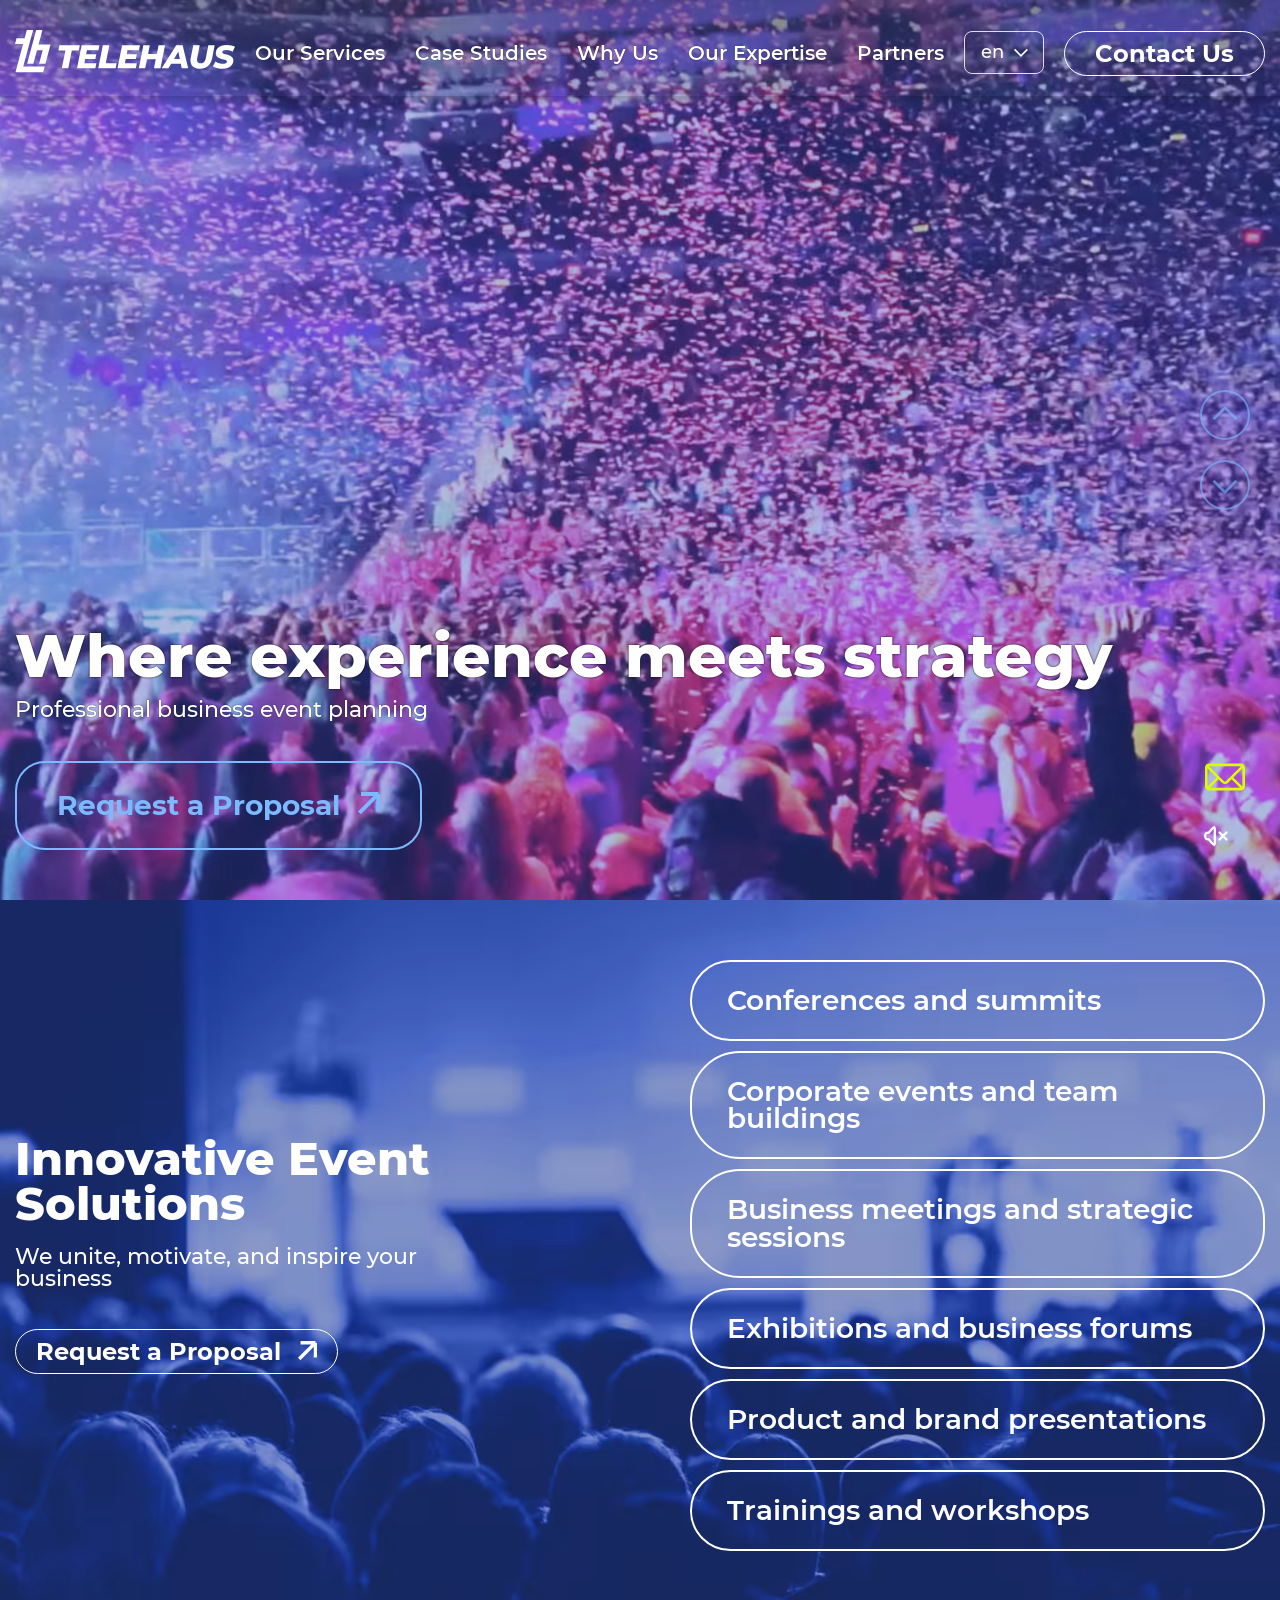
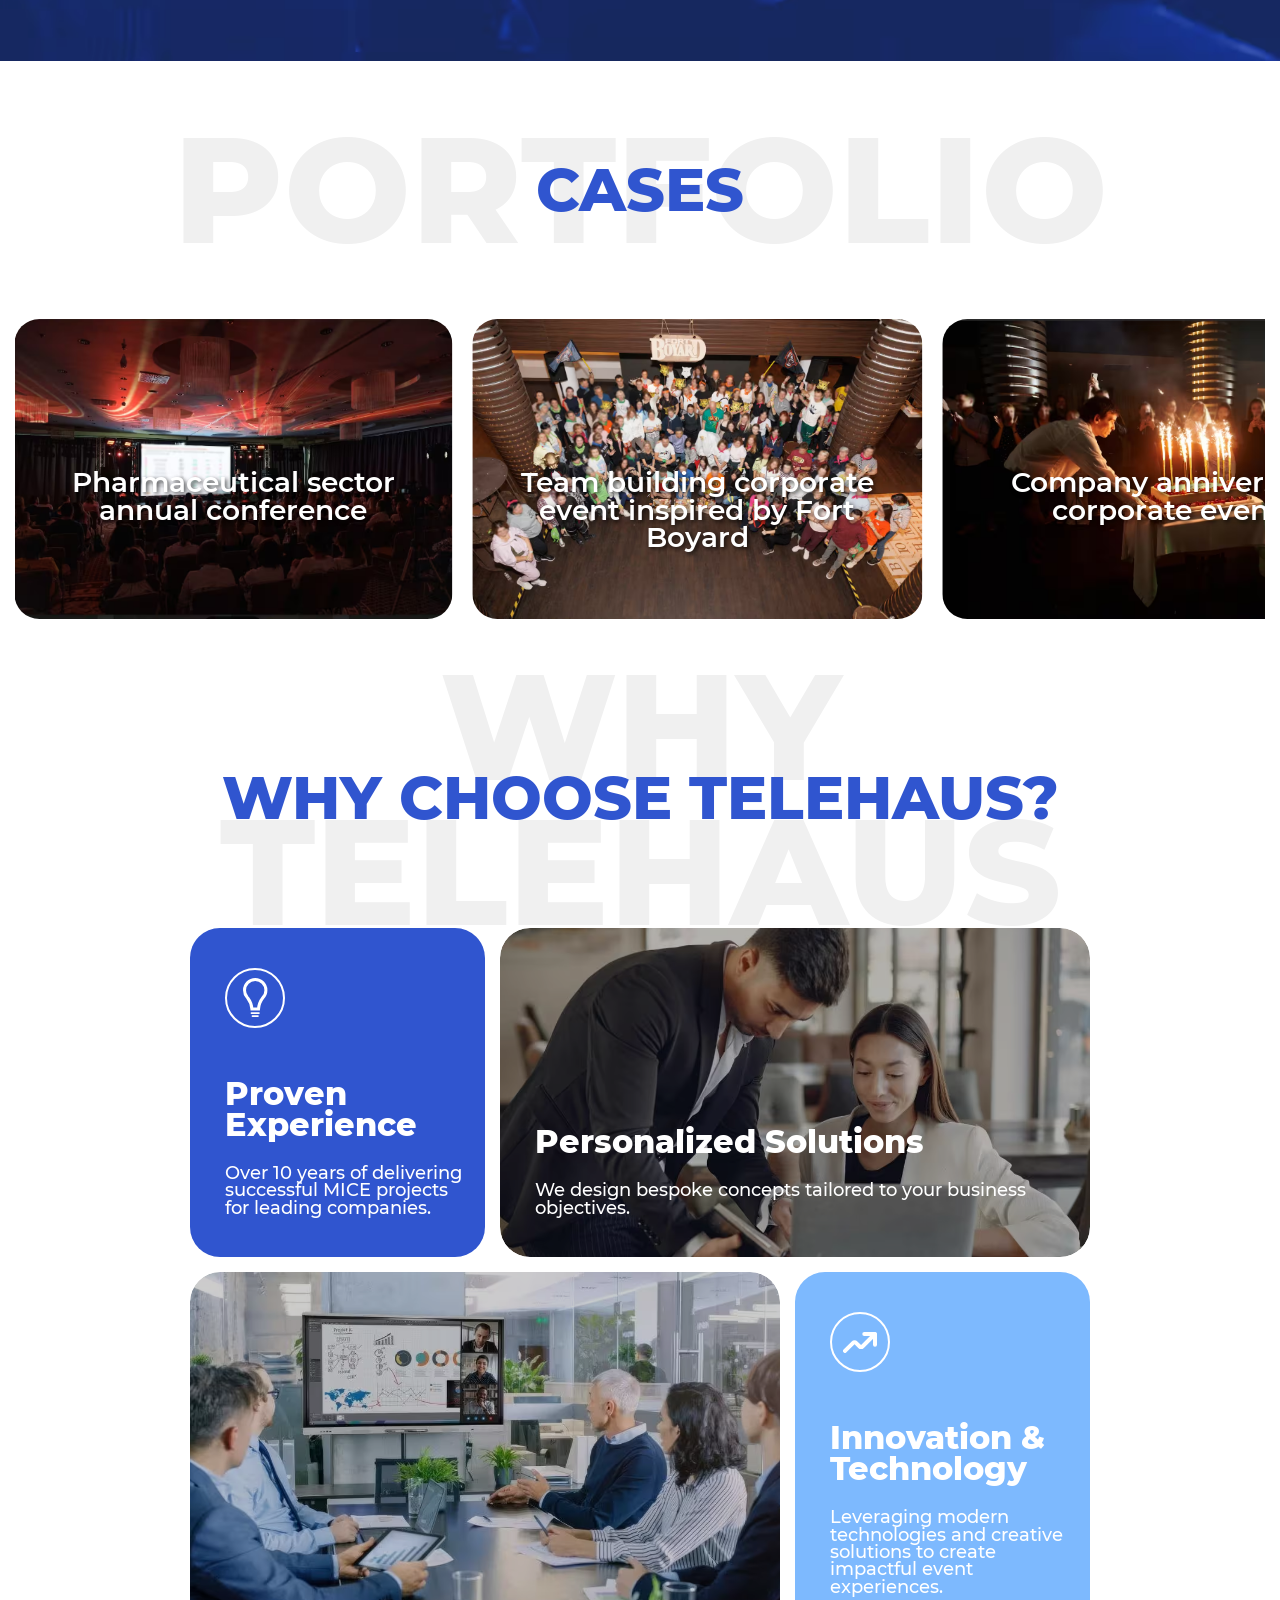
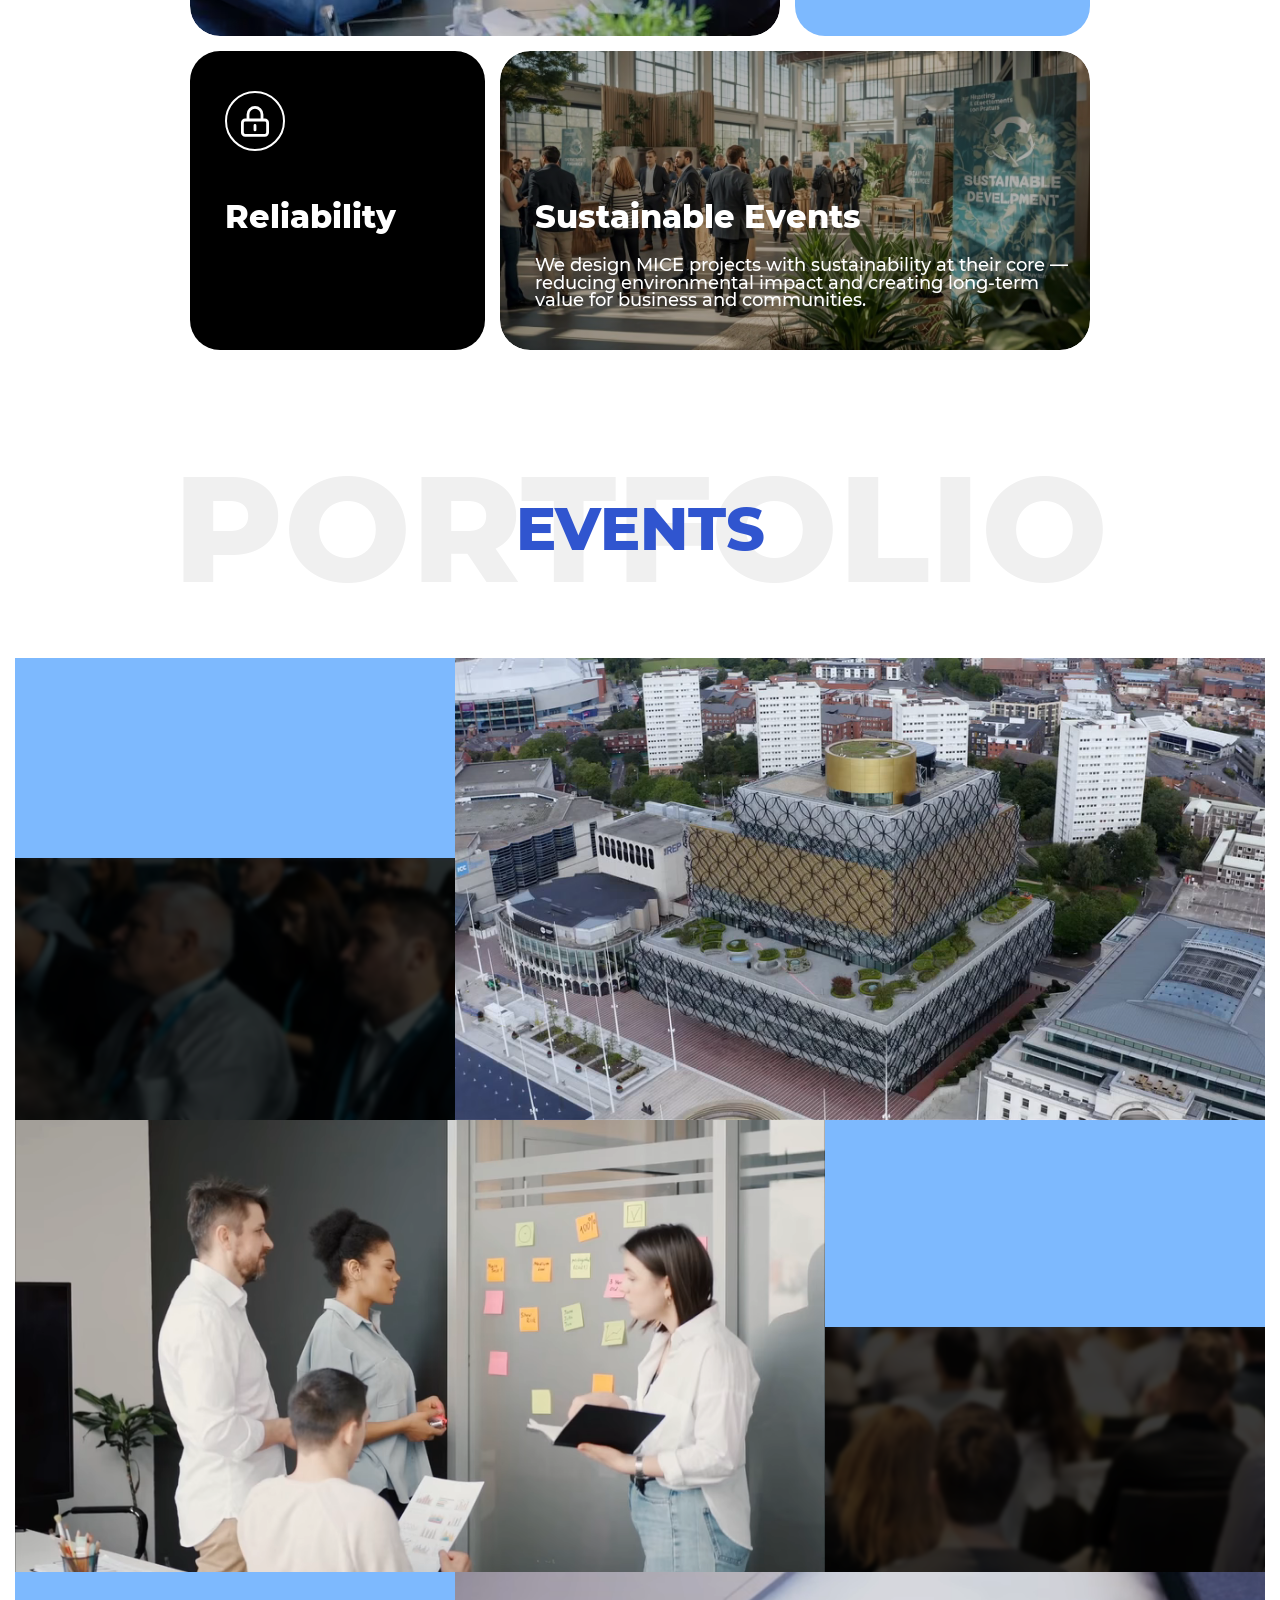
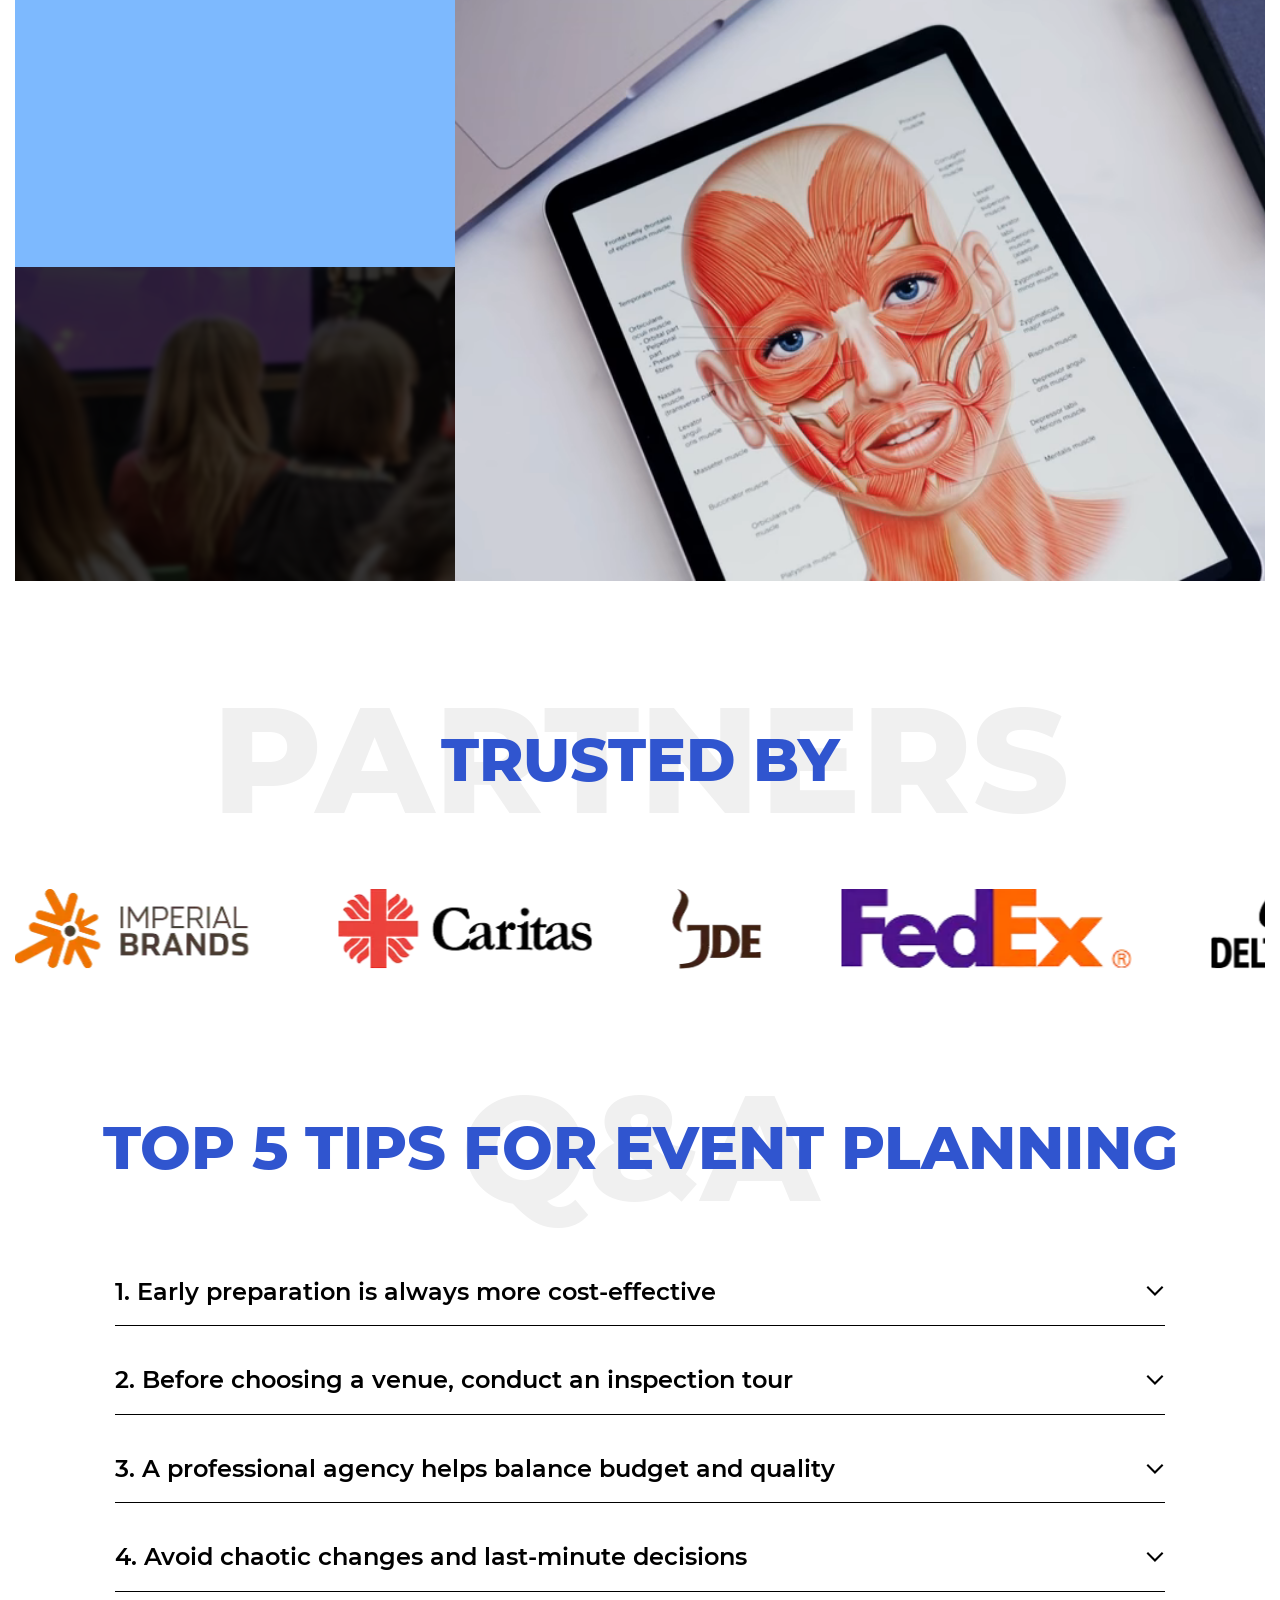
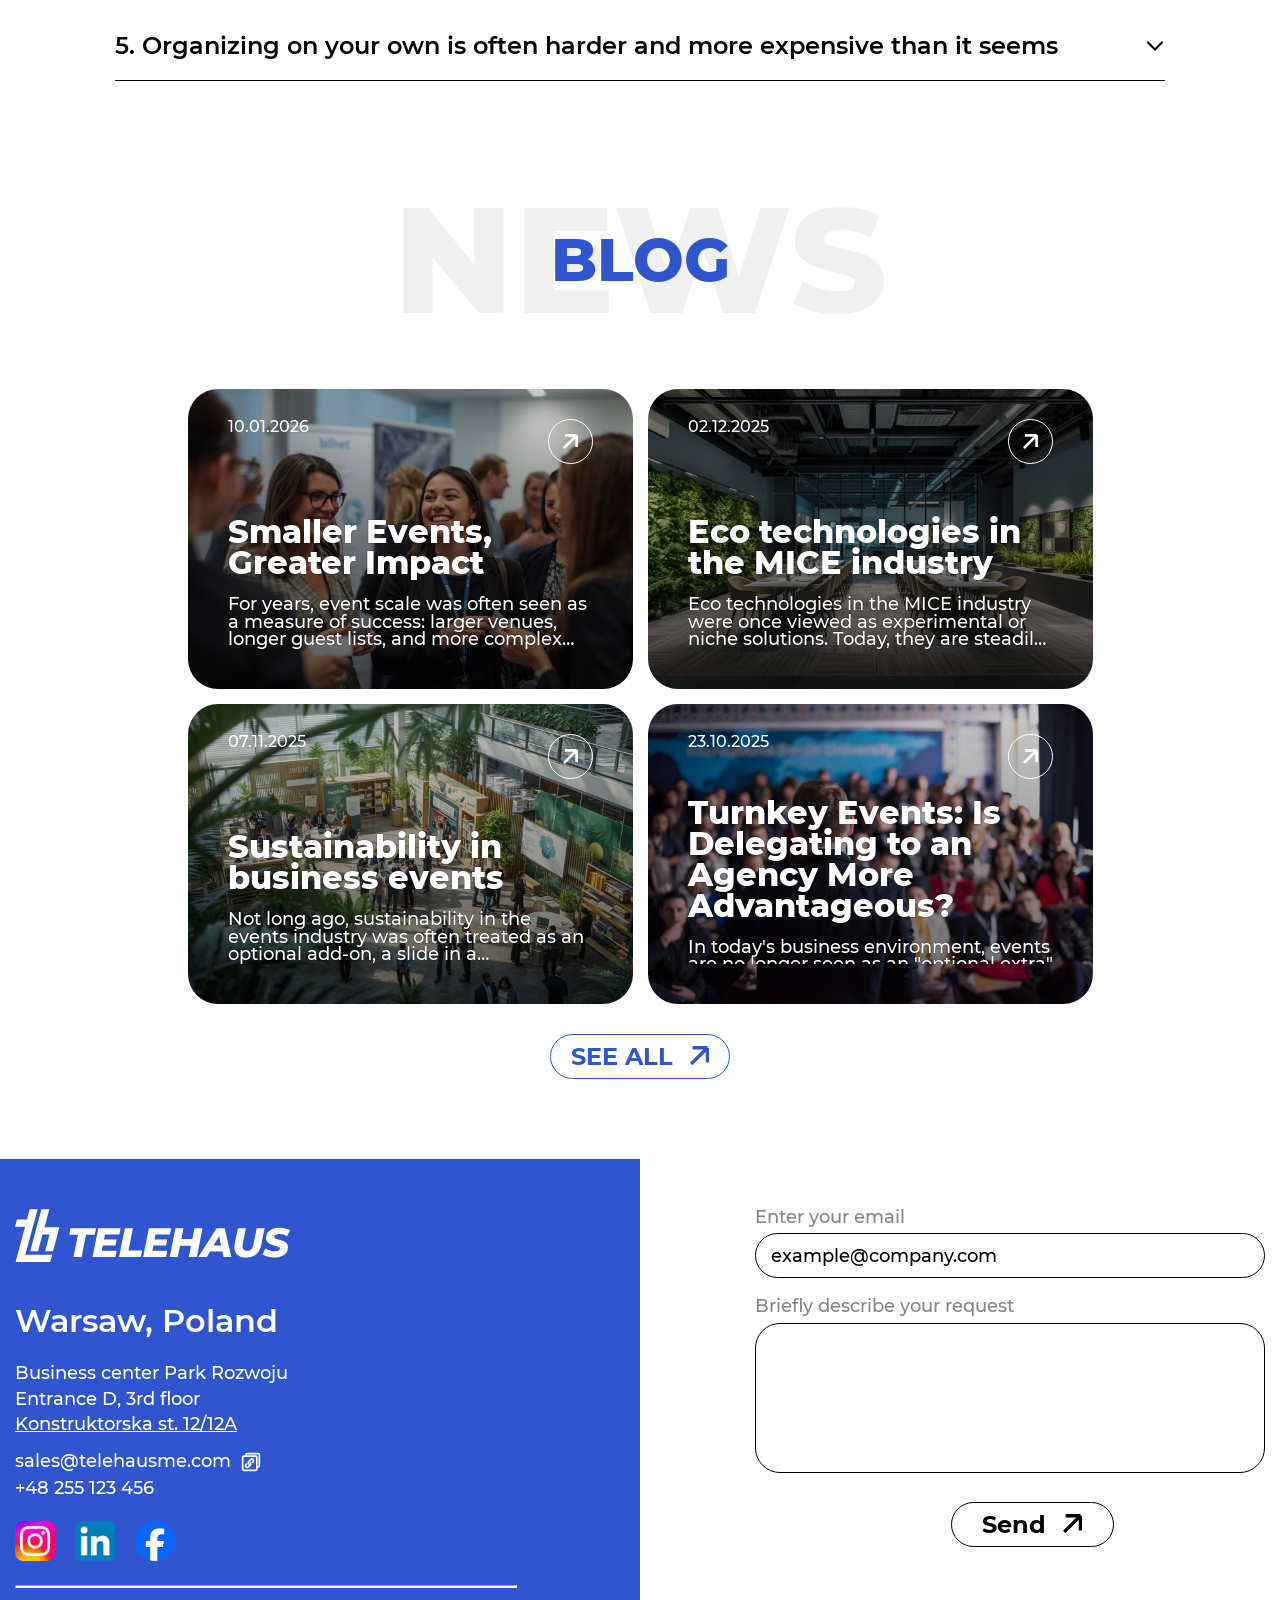
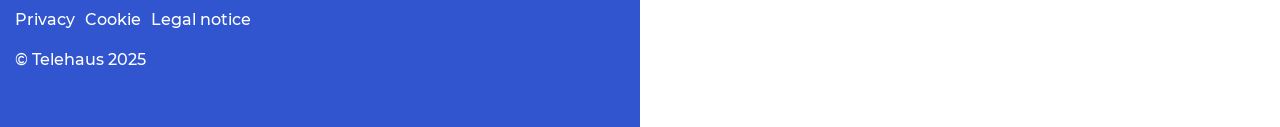
<file: index.html>
<!DOCTYPE html>
<html lang="en">
  <head>
    <meta charset="UTF-8" />
    <meta http-equiv="X-UA-Compatible" content="IE=edge" />
    <meta name="viewport" content="width=device-width, initial-scale=1.0" />
    <meta
      name="description"
      content="Telehaus — corporate events & MICE in Europe. Strategy, production, logistics, and execution end-to-end"
    />
    <title>Telehaus</title>
    <link rel="shortcut icon" type="image/ico" href="/assets/img/favicon.svg" />

    <link rel="preload" href="/assets/img/poster.avif" as="image" type="image/avif" fetchpriority="high" />
    <link rel="preload" href="/assets/fonts/Montserrat-Medium.woff2" as="font" type="font/woff2" crossorigin />
    <link rel="preload" href="/assets/fonts/Montserrat-SemiBold.woff2" as="font" type="font/woff2" crossorigin />

    <link rel="stylesheet" href="/assets/css/normalize.css" />
    <link rel="stylesheet" href="/assets/css/lib/splide.min.css" />
    <link rel="stylesheet" href="/assets/css/style.css" />
  </head>
  <body>
    <svg class="sprite" style="display: none">
      <symbol viewBox="0 0 17 17" fill="none" xmlns="http://www.w3.org/2000/svg" id="arrow-btn">
        <path d="M1.06055 15.9L15.4605 1.5M15.4605 1.5H2.26056M15.4605 1.5V14.7" stroke-width="3" />
      </symbol>
      <symbol viewBox="0 0 22 13" fill="none" xmlns="http://www.w3.org/2000/svg" id="arrow">
        <path d="M0.957031 0.957031L10.957 10.957L20.957 0.957031" stroke-width="2.70667" />
      </symbol>
    </svg>

    <header class="header fixed">
      <div class="wrapper">
        <a href="./" class="logo">
          <img class="logo__img" src="/assets/img/logo.svg" alt="Logo img" width="220" height="43" />
        </a>
        <nav class="nav">
          <ol class="nav__list list-reset">
            <li class="nav__item">
              <a href="#about" class="nav__link">Our Services</a>
            </li>
            <li class="nav__item">
              <a href="#projects" class="nav__link">Case Studies</a>
            </li>
            <li class="nav__item">
              <a href="#why" class="nav__link">Why Us</a>
            </li>
            <li class="nav__item">
              <a href="#portfolio" class="nav__link">Our Expertise</a>
            </li>
            <li class="nav__item">
              <a href="#partners" class="nav__link">Partners</a>
            </li>
          </ol>
          <a href="#form" class="btn nav__btn btn-reset">Contact Us</a>
        </nav>
        <div class="header__btns">
          <div class="custom-select">
            <div class="select-trigger">
              <span class="select-text placeholder">en</span>
              <svg class="select-arrow" aria-hidden="true">
                <use xlink:href="#arrow"></use>
              </svg>
            </div>
            <div class="select-options">
              <div class="select-option" data-value="en">en</div>
              <div class="select-option" data-value="pl">pl</div>
              <div class="select-option" data-value="ua">ua</div>
            </div>
          </div>
          <a href="#form" class="btn btn-lg btn-reset">Contact Us</a>
        </div>
        <button class="burger btn-reset" aria-label="Відкрити меню">
          <span class="burger__line" aria-hidden="true"></span>
          <span class="burger__line" aria-hidden="true"></span>
          <span class="burger__line" aria-hidden="true"></span>
        </button>
        <span class="overlay"></span>
      </div>
    </header>

    <main>
      <section class="banner">
        <video class="banner__video-bg" poster="/assets/img/poster.avif" autoplay muted loop playsinline>
          <source src="/assets/video/banner.webm" type="video/webm" />
          <source src="/assets/video/banner.mp4" type="video/mp4" />
          Ваш браузер не підтримує відео.
        </video>
        <button class="banner__sound btn-reset" aria-label="Увімкнути звук"></button>
        <div class="wrapper">
          <h1 class="banner__title">Where experience meets strategy</h1>
          <p class="banner__subtitle">Professional business event planning</p>
          <div class="banner__links">
            <a href="#form" class="btn btn-fill btn-reset"
              >Request a Proposal
              <svg class="btn__icon" aria-hidden="true">
                <use xlink:href="#arrow-btn"></use>
              </svg>
            </a>
          </div>
        </div>
      </section>

      <section class="about" id="about">
        <div class="wrapper">
          <div class="innovation">
            <h2 class="innovation__title">Innovative Event Solutions</h2>
            <p class="innovation__subtitle">We unite, motivate, and inspire your business</p>
            <a href="#form" class="btn btn-reset"
              >Request a Proposal
              <svg class="btn__icon" aria-hidden="true">
                <use xlink:href="#arrow-btn"></use>
              </svg>
            </a>
          </div>
          <div class="options animation">
            <p class="options__item">Conferences and summits</p>
            <p class="options__item">Corporate events and team buildings</p>
            <p class="options__item">Business meetings and strategic sessions</p>
            <p class="options__item">Exhibitions and business forums</p>
            <p class="options__item">Product and brand presentations</p>
            <p class="options__item">Trainings and workshops</p>
          </div>
        </div>
      </section>

      <section class="project" id="projects">
        <div class="wrapper">
          <div class="title">
            <h2 class="title__text">Cases</h2>
            <p class="title__subtext">Portfolio</p>
          </div>
          <div class="marquee marquee-projects splide">
            <div class="marquee__content splide__track">
              <div class="marquee__line splide__list">
                <div class="marquee__item splide__slide">
                  <img src="/assets/img/projects/1.avif" alt="..." />
                  <span class="marquee__text">Team building corporate event inspired by Fort Boyard</span>
                </div>
                <div class="marquee__item splide__slide">
                  <img src="/assets/img/projects/2.avif" alt="..." />
                  <span class="marquee__text">Company anniversary corporate event</span>
                </div>
                <div class="marquee__item splide__slide">
                  <img src="/assets/img/projects/3.avif" alt="..." />
                  <span class="marquee__text">Partner event: launch of the new collection</span>
                </div>
                <div class="marquee__item splide__slide">
                  <img src="/assets/img/projects/4.avif" alt="..." />
                  <span class="marquee__text">World Economic Forum Annual Meeting 2025</span>
                </div>
                <div class="marquee__item splide__slide">
                  <img src="/assets/img/projects/5.avif" alt="..." />
                  <span class="marquee__text">Pharmaceutical sector annual conference</span>
                </div>
              </div>
            </div>
          </div>
        </div>
      </section>

      <section class="why" id="why">
        <div class="wrapper">
          <div class="title">
            <h2 class="title__text">Why choose TELEHAUS?</h2>
            <p class="title__subtext">Why TELEHAUS</p>
          </div>
          <div class="why__content">
            <div class="benefit">
              <div class="benefit__info">
                <span class="benefit__icon" aria-hidden="true"></span>
                <h3 class="benefit__title animation fadeInLeft">Proven Experience</h3>
                <p class="benefit__text animation fadeInLeft">
                  Over 10 years of delivering successful MICE projects for leading companies.
                </p>
              </div>
              <div class="benefit__descr">
                <h3 class="benefit__title">Personalized Solutions</h3>
                <p class="benefit__text">We design bespoke concepts tailored to your business objectives.</p>
              </div>
            </div>
            <div class="benefit">
              <div class="benefit__info">
                <span class="benefit__icon" aria-hidden="true"></span>
                <h3 class="benefit__title animation fadeInRight">Innovation & Technology</h3>
                <p class="benefit__text animation fadeInRight">
                  Leveraging modern technologies and creative solutions to create impactful event experiences.
                </p>
              </div>
              <div class="benefit__descr"></div>
            </div>
            <div class="benefit">
              <div class="benefit__info">
                <span class="benefit__icon" aria-hidden="true"></span>
                <h3 class="benefit__title animation fadeInLeft">Reliability</h3>
                <p class="benefit__text animation fadeInLeft">From planning to delivery, every detail is precisely managed.</p>
              </div>
              <div class="benefit__descr">
                <h3 class="benefit__title">Sustainable Events</h3>
                <p class="benefit__text">
                  We&nbsp;design MICE projects with sustainability at&nbsp;their core&nbsp;&mdash; reducing environmental impact and
                  creating long-term value for business and communities.
                </p>
              </div>
            </div>
          </div>
        </div>
      </section>

      <section class="portfolio" id="portfolio">
        <div class="wrapper">
          <div class="title">
            <h2 class="title__text">Events</h2>
            <p class="title__subtext">portfolio</p>
          </div>
          <div class="portfolio__content">
            <div class="event">
              <div class="event__content">
                <div class="event__header">
                  <h3 class="event__title animation fadeInUp">Conferences</h3>
                  <p class="event__subtitle animation fadeInUp">Forums, exhibitions, congresses</p>
                </div>
                <div class="event__descr">
                  <p class="animation fadeInUp">
                    We provide full-service event management, including venue selection, technical support, stage and script design,
                    participant registration, branding zones, catering, and comprehensive support on the day of the event.
                  </p>
                </div>
              </div>
              <div class="event__player">
                <video class="event__video" autoplay muted loop playsinline loading="lazy">
                  <source src="/assets/video/portfolio/1.webm" type="video/webm" />
                  <source src="/assets/video/portfolio/1.mp4" type="video/mp4" />
                  Ваш браузер не підтримує відео.
                </video>
              </div>
            </div>
            <div class="event">
              <div class="event__content">
                <div class="event__header">
                  <h3 class="event__title animation fadeInUp">Corporate meetings</h3>
                  <p class="event__subtitle animation fadeInUp">Seminars, trainings, team building</p>
                </div>
                <div class="event__descr">
                  <p class="animation fadeInUp">
                    We take care of everything: find the right location, prepare technical support, create the scenario and ensure
                    moderation, organize catering, space design, participant logistics, and full event coordination.
                  </p>
                </div>
              </div>
              <div class="event__player">
                <video class="event__video" autoplay muted loop playsinline loading="lazy">
                  <source src="/assets/video/portfolio/2.webm" type="video/webm" />
                  <source src="/assets/video/portfolio/2.mp4" type="video/mp4" />
                  Ваш браузер не підтримує відео.
                </video>
              </div>
            </div>
            <div class="event">
              <div class="event__content">
                <div class="event__header">
                  <h3 class="event__title animation fadeInUp">Annual Conference Series & Medical Roundtables</h3>
                  <p class="event__subtitle animation fadeInUp">For the beauty and pharmaceutical industry</p>
                </div>
                <div class="event__descr">
                  <p class="animation fadeInUp">
                    We design every event with deep expertise in the beauty and pharmaceutical sectors. From concept to execution, we handle
                    program design, venue selection, technical production, participant registration, branding and engagement zones,
                    catering, and seamless on-site coordination — all tailored to the specific needs of your industry.
                  </p>
                </div>
              </div>
              <div class="event__player">
                <video class="event__video" autoplay muted loop playsinline loading="lazy">
                  <source src="/assets/video/portfolio/3.webm" type="video/webm" />
                  <source src="/assets/video/portfolio/3.mp4" type="video/mp4" />
                  Ваш браузер не підтримує відео.
                </video>
              </div>
            </div>
          </div>
        </div>
      </section>

      <section class="partners" id="partners">
        <div class="wrapper">
          <div class="title">
            <h2 class="title__text">Trusted by</h2>
            <p class="title__subtext">Partners</p>
          </div>
          <div class="marquee marquee-partners splide">
            <div class="marquee__content splide__track">
              <div class="marquee__line splide__list">
                <img class="splide__slide" src="/assets/img/partners/1.webp" alt="..." />
                <img class="splide__slide" src="/assets/img/partners/2.webp" alt="..." />
                <img class="splide__slide" src="/assets/img/partners/3.webp" alt="..." />
                <img class="splide__slide" src="/assets/img/partners/4.webp" alt="..." />
                <img class="splide__slide" src="/assets/img/partners/5.webp" alt="..." />

                <img class="splide__slide" src="/assets/img/partners/1.webp" alt="..." />
                <img class="splide__slide" src="/assets/img/partners/2.webp" alt="..." />
                <img class="splide__slide" src="/assets/img/partners/3.webp" alt="..." />
                <img class="splide__slide" src="/assets/img/partners/4.webp" alt="..." />
                <img class="splide__slide" src="/assets/img/partners/5.webp" alt="..." />
              </div>
            </div>
          </div>
        </div>
      </section>

      <section class="faq">
        <div class="wrapper">
          <div class="title">
            <h2 class="title__text">Top 5 tips for event planning</h2>
            <p class="title__subtext">Q&A</p>
          </div>
          <div class="accordion">
            <div class="accordion__item">
              <button class="accordion__btn btn-reset" aria-expanded="false">
                <span class="accordion__title">1. Early preparation is always more cost-effective</span>
                <svg class="accordion__icon">
                  <use xlink:href="#arrow"></use>
                </svg>
              </button>
              <div class="accordion__content" aria-hidden="true">
                <p>
                  Event planning has a direct impact on your budget. Securing hotels, venues, and flights early can save significant costs,
                  as dynamic pricing favors early bookings. Planning months—or even 1–2 years ahead for large recurring events—provides more
                  options, better conditions, and minimizes the risk of unexpected price increases.
                </p>
              </div>
            </div>
            <div class="accordion__item">
              <button class="accordion__btn btn-reset" aria-expanded="false">
                <span class="accordion__title">2. Before choosing a venue, conduct an inspection tour</span>
                <svg class="accordion__icon">
                  <use xlink:href="#arrow"></use>
                </svg>
              </button>
              <div class="accordion__content" aria-hidden="true">
                <p>
                  If the event takes place in a new city or country, it is worth personally visiting potential hotels and venues before
                  making a final decision. An inspection allows you to walk the guest journey, evaluate infrastructure, check logistics, see
                  nearby locations, and ensure the chosen space meets the event goals. It significantly reduces risks and supports informed
                  decision-making.
                </p>
              </div>
            </div>
            <div class="accordion__item">
              <button class="accordion__btn btn-reset" aria-expanded="false">
                <span class="accordion__title">3. A professional agency helps balance budget and quality</span>
                <svg class="accordion__icon">
                  <use xlink:href="#arrow"></use>
                </svg>
              </button>
              <div class="accordion__content" aria-hidden="true">
                <p>
                  Attempts to “squeeze the most” from a minimal budget or selecting low-cost vendors often lead to problems. Likewise,
                  expensive services do not always guarantee the desired quality. Thanks to experience and strong supplier relationships, a
                  professional agency delivers optimal solutions within the set budget, ensures appropriate service levels, and protects
                  against unnecessary costs.
                </p>
              </div>
            </div>
            <div class="accordion__item">
              <button class="accordion__btn btn-reset" aria-expanded="false">
                <span class="accordion__title">4. Avoid chaotic changes and last-minute decisions</span>
                <svg class="accordion__icon">
                  <use xlink:href="#arrow"></use>
                </svg>
              </button>
              <div class="accordion__content" aria-hidden="true">
                <p>
                  Late booking of rooms or venues without an exact guest count can cause serious problems: empty halls and paid but unused
                  rooms, or a lack of space requiring cancellations or urgent replanning. Frequent changes increase costs and complicate
                  project execution, so precise planning is key to stability.
                </p>
              </div>
            </div>
            <div class="accordion__item">
              <button class="accordion__btn btn-reset" aria-expanded="false">
                <span class="accordion__title">5. Organizing on your own is often harder and more expensive than it seems</span>
                <svg class="accordion__icon">
                  <use xlink:href="#arrow"></use>
                </svg>
              </button>
              <div class="accordion__content" aria-hidden="true">
                <p>
                  Professional agencies have extensive experience, a verified network of vendors, and deep knowledge of seasonality,
                  logistics, local specifics, and micro-details that are easy to miss. Visa issues, border regulations, optimal routes,
                  restaurant recommendations, or luggage nuances require expertise. The agency takes on the operational burden, saves
                  resources, and ensures high-quality event execution thanks to experience from thousands of events.
                </p>
              </div>
            </div>
          </div>
        </div>
      </section>

      <section class="blog" id="blog">
        <div class="wrapper">
          <div class="title">
            <h2 class="title__text">Blog</h2>
            <p class="title__subtext">News</p>
          </div>
          <div class="blog__content">
            <a href="/article/?id=1" class="blog__link btn-reset" style="background-image: url('../assets/img/blog/1.avif')">
              <span class="link__icon" aria-hidden="true"></span>
              <p class="link__title">Звана вечеря як бізнес-івент</p>
              <p class="link__descr">
                Звана вечеря давно перестала бути «святковою вечерею з дрес-кодом». У європейській MICE-індустрії це повноцінний
                бізнес-формат, який працює і на HR, і на маркетинг, і на репутацію бренду.
              </p>
            </a>
            <a href="/article/?id=2" class="blog__link btn-reset" style="background-image: url('../assets/img/blog/2.avif')">
              <span class="link__icon" aria-hidden="true"></span>
              <p class="link__title">MICE-тренди в Європі 2025-2026 років</p>
              <p class="link__descr">
                Європейський MICE-ринок завжди був чутливим до змін: економіка, технології, стиль роботи, соціальні запити — усе це миттєво
                впливає на те, якими стають корпоративні події. І сьогодні ми бачимо цікаву трансформацію: події перестають бути просто
                “зустрічами” й перетворюються на досвід, що має цінність для бізнесу і людей.
              </p>
            </a>
            <a href="/article/?id=3" class="blog__link btn-reset" style="background-image: url('../assets/img/blog/3.avif')">
              <span class="link__icon" aria-hidden="true"></span>
              <p class="link__title">Івент під ключ: делегувати агенції вигідніше?</p>
              <p class="link__descr">
                У сучасному бізнесі події перестали бути “додатковою опцією” чи розважальним елементом для команди. Конференції,
                бізнес-вечері, нетворкінги, тімбілдинги та інсентиви стали важливою частиною корпоративної стратегії, інструментом
                комунікації та способом зміцнення культури. Але разом із цим стало очевидно: якісний івент вимагає значно більше часу,
                досвіду і ресурсів, ніж здається з боку.
              </p>
            </a>
          </div>
          <a class="btn btn-fill btn-reset blog-btn" href="/blog">
            See all
            <svg class="btn__icon" aria-hidden="true">
              <use xlink:href="#arrow-btn"></use>
            </svg>
          </a>
        </div>
      </section>
    </main>

    <footer class="request" id="form">
      <div class="wrapper">
        <div class="request__contacts">
          <a href="./" class="logo btn-reset">
            <img class="contacts__logo" src="/assets/img/logo.svg" alt="Logo" width="275" height="54" />
          </a>
          <h2 class="contacts__title">Warsaw, Poland</h2>
          <div class="address">
            <p>Business center Park Rozwoju</p>
            <p>Entrance D, 3rd floor</p>
            <a href="https://maps.app.goo.gl/mMJwZ7mz5mBAdVBy7" class="address__link btn-reset" target="_blank" rel="noopener noreferrer"
              >Konstruktorska st. 12/12A</a
            >
            <div class="address__email">
              <a href="mailto:sales@telehausme.com?subject=Mail%20from%20Telehausme" class="contacts__email btn-reset"
                >sales@telehausme.com</a
              >
              <span class="link-icon" aria-label="Копіювати e-mail"></span>
            </div>
            <a href="tel:+48255123456" class="address__number btn-reset">+48 255 123 456</a>
          </div>
          <ul class="contacts__social list-reset">
            <li class="social__item">
              <a
                href="https://www.instagram.com/telehaus_meetings_events/"
                class="social__link social__link_ig"
                target="_blank"
                rel="noopener noreferrer"
                aria-label="Перейти до Instagram"
                title="Instagram"
              ></a>
            </li>
            <li class="social__item">
              <a
                href="https://www.linkedin.com/company/telehaus-meetings-events/"
                class="social__link social__link_in"
                target="_blank"
                rel="noopener noreferrer"
                aria-label="Перейти до LinkedIn"
                title="LinkedIn"
              ></a>
            </li>
            <li class="social__item">
              <a
                href="https://www.facebook.com/profile.php?id=61583158618046"
                class="social__link social__link_fb"
                target="_blank"
                rel="noopener noreferrer"
                aria-label="Перейти до Facebook"
                title="Facebook"
              ></a>
            </li>
          </ul>
          <hr class="contacts__line" />
          <div class="policy">
            <a href="/privacy/" class="policy__link btn-reset" target="_blank" rel="noopener noreferrer">Privacy</a>
            <a href="/cookie/" class="policy__link btn-reset" target="_blank" rel="noopener noreferrer">Cookie</a>
            <a href="/legal/" class="policy__link btn-reset" target="_blank" rel="noopener noreferrer">Legal notice</a>
          </div>
          <p class="contacts__copy">&copy; Telehaus 2025</p>
        </div>
        <form class="request__form" method="post">
          <div class="form__row">
            <label for="email">Enter your email</label>
            <input name="E-mail" type="email" id="email" placeholder="example@company.com" data-validate-field="email" autocomplete="off" />
          </div>
          <div class="form__row">
            <label for="descr">Briefly describe your request</label>
            <textarea name="Опис" id="descr" cols="30" rows="4"></textarea>
          </div>
          <div class="form__btns">
            <button class="btn btn-dark form__btn btn-reset" type="submit">
              <span class="btn__text">Send</span>
              <svg class="btn__icon" aria-hidden="true">
                <use xlink:href="#arrow-btn"></use>
              </svg>
            </button>
          </div>
        </form>
      </div>
    </footer>

    <div class="section-btns fixed">
      <button class="section-btn section-btn--prev btn-reset" aria-label="Попередній блок"></button>
      <button class="section-btn section-btn--next btn-reset" aria-label="Наступний блок"></button>
    </div>

    <div class="tooltip fixed">
      <button class="tooltip__btn btn-reset" aria-labelledby="form-tooltip" aria-label="Відкрити форму"></button>
      <div class="tooltip__body" role="tooltip" id="form-tooltip">
        <form class="tooltip__form" method="post">
          <input
            class="tooltip__input"
            type="email"
            name="Email"
            placeholder="example@company.com"
            data-validate-field="email"
            autocomplete="off"
          />
          <button class="tooltip__button btn-reset" type="submit">Contact me!</button>
        </form>
      </div>
    </div>

    <script src="/assets/js/getData.js"></script>
    <script src="/assets/js/select.js"></script>
    <script src="/assets/js/language.js"></script>
    <script src="/assets/js/lib/inputmask.min.js"></script>
    <script src="/assets/js/lib/just-validate.min.js"></script>
    <script src="/assets/js/fixed-header.js"></script>
    <script src="/assets/js/video-bg.js"></script>
    <script src="/assets/js/accordion.js"></script>
    <script src="/assets/js/burger.js"></script>
    <script src="/assets/js/links.js"></script>
    <script src="/assets/js/form.js"></script>
    <script src="/assets/js/mail-link.js"></script>
    <script src="/assets/js/animation.js"></script>
    <script src="/assets/js/moving.js"></script>
    <script src="/assets/js/lib/splide.min.js"></script>
    <script src="/assets/js/lib/splide-extension-auto-scroll.min.js"></script>
    <script src="/assets/js/marquee.js"></script>
    <script src="/assets/js/tooltip.js"></script>
  </body>
</html>
</file>
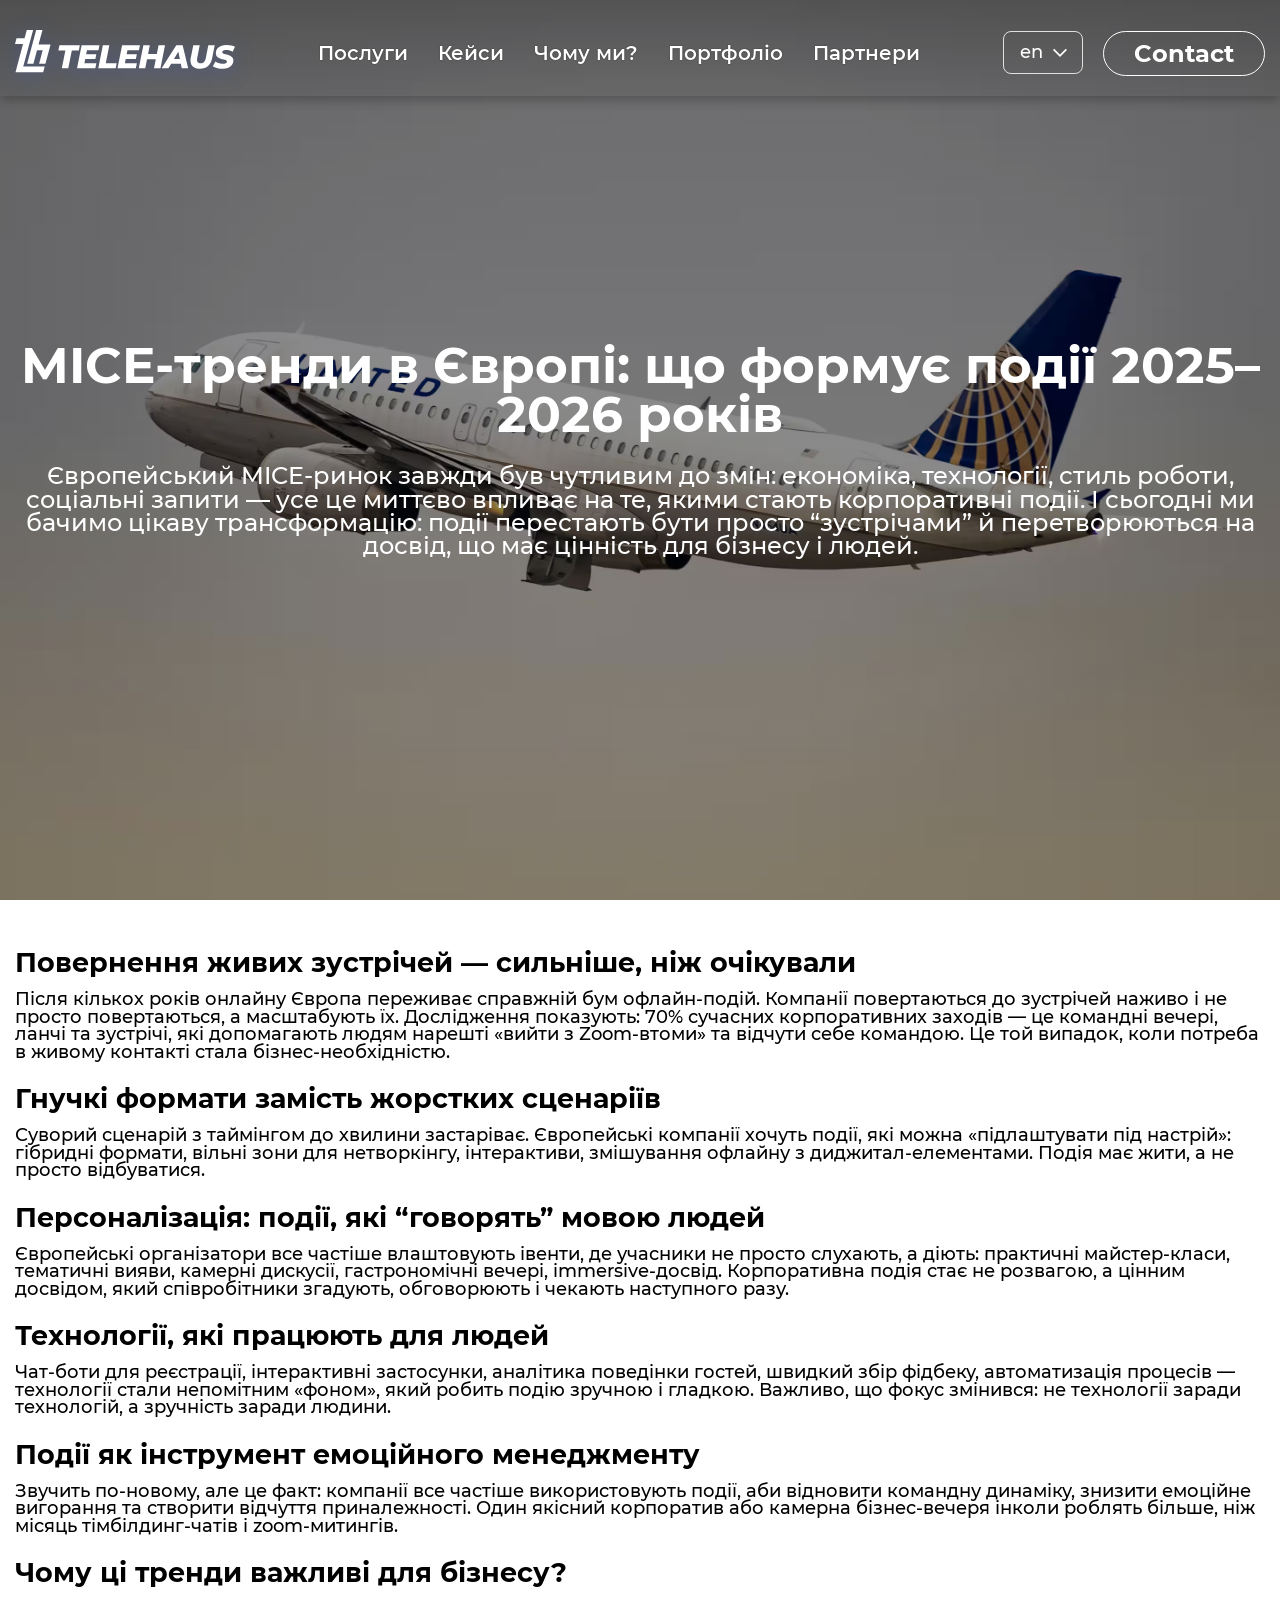
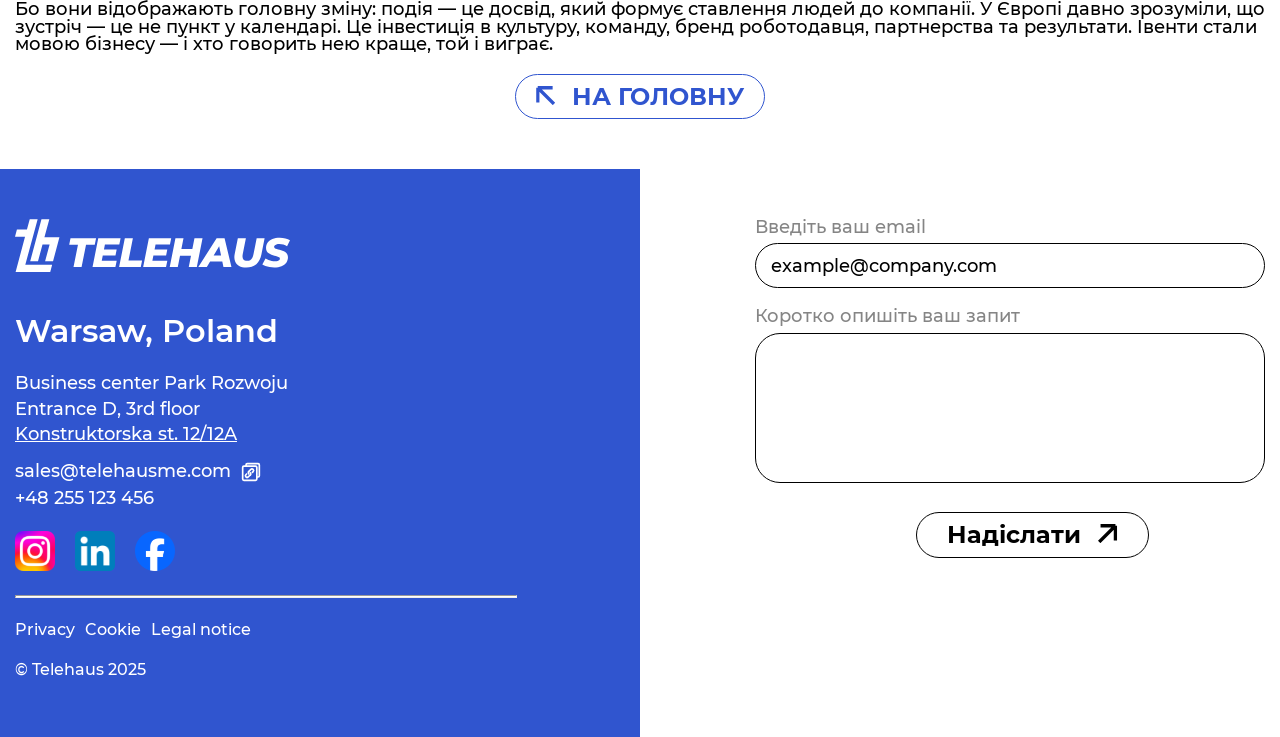
<file: article/index.html>
<!DOCTYPE html>
<html lang="en">
  <head>
    <meta charset="UTF-8" />
    <meta http-equiv="X-UA-Compatible" content="IE=edge" />
    <meta name="viewport" content="width=device-width, initial-scale=1.0" />
    <title>Document</title>
    <link rel="shortcut icon" type="image/ico" href="../assets/img/favicon.svg" />

    <link rel="stylesheet" href="../assets/css/normalize.css" />
    <link rel="stylesheet" href="../assets/css/article.css" />
  </head>
  <body>
    <svg class="sprite" style="display: none">
      <symbol viewBox="0 0 17 17" fill="none" xmlns="http://www.w3.org/2000/svg" id="arrow-btn">
        <path d="M1.06055 15.9L15.4605 1.5M15.4605 1.5H2.26056M15.4605 1.5V14.7" stroke-width="3" />
      </symbol>
      <symbol viewBox="0 0 22 13" fill="none" xmlns="http://www.w3.org/2000/svg" id="arrow">
        <path d="M0.957031 0.957031L10.957 10.957L20.957 0.957031" stroke-width="2.70667" />
      </symbol>
    </svg>

    <header class="header fixed">
      <div class="wrapper">
        <a href="../" class="logo">
          <img class="logo__img" src="../assets/img/logo.svg" alt="Logo img" width="220" />
        </a>
        <nav class="nav">
          <ol class="nav__list list-reset">
            <li class="nav__item">
              <a href="../#about" class="nav__link">Послуги</a>
            </li>
            <li class="nav__item">
              <a href="../#projects" class="nav__link">Кейси</a>
            </li>
            <li class="nav__item">
              <a href="../#why" class="nav__link">Чому ми?</a>
            </li>
            <li class="nav__item">
              <a href="../#portfolio" class="nav__link">Портфоліо</a>
            </li>
            <li class="nav__item">
              <a href="../#partners" class="nav__link">Партнери</a>
            </li>
          </ol>
          <a href="#form" class="btn nav__btn btn-reset">Контакти</a>
        </nav>
        <div class="header__btns">
          <div class="custom-select">
            <div class="select-trigger">
              <span class="select-text placeholder">en</span>
              <svg class="select-arrow" aria-hidden="true">
                <use xlink:href="#arrow"></use>
              </svg>
            </div>
            <div class="select-options">
              <div class="select-option" data-value="en">en</div>
              <div class="select-option" data-value="pl">pl</div>
              <div class="select-option" data-value="ua">ua</div>
            </div>
          </div>
          <a href="#form" class="btn btn-lg btn-reset">Contact</a>
        </div>
        <button class="burger btn-reset" aria-label="Відкрити меню">
          <span class="burger__line" aria-hidden="true"></span>
          <span class="burger__line" aria-hidden="true"></span>
          <span class="burger__line" aria-hidden="true"></span>
        </button>
        <span class="overlay"></span>
      </div>
    </header>

    <main>
      <section class="banner">
        <div class="wrapper">
          <h1 class="banner__title">MICE-тренди в Європі: що формує події 2025–2026 років</h1>
          <p class="banner__descr">
            Європейський MICE-ринок завжди був чутливим до змін: економіка, технології, стиль роботи, соціальні запити — усе це миттєво
            впливає на те, якими стають корпоративні події. І сьогодні ми бачимо цікаву трансформацію: події перестають бути просто
            “зустрічами” й перетворюються на досвід, що має цінність для бізнесу і людей.
          </p>
        </div>
      </section>

      <section class="article">
        <div class="wrapper">
          <div class="article__text">
            <h2>Повернення живих зустрічей — сильніше, ніж очікували</h2>
            <p>
              Після кількох років онлайну Європа переживає справжній бум офлайн-подій. Компанії повертаються до зустрічей наживо і не просто
              повертаються, а масштабують їх. Дослідження показують: 70% сучасних корпоративних заходів — це командні вечері, ланчі та
              зустрічі, які допомагають людям нарешті «вийти з Zoom-втоми» та відчути себе командою. Це той випадок, коли потреба в живому
              контакті стала бізнес-необхідністю.
            </p>
            <h2>Гнучкі формати замість жорстких сценаріїв</h2>
            <p>
              Суворий сценарій з таймінгом до хвилини застаріває. Європейські компанії хочуть події, які можна «підлаштувати під настрій»:
              гібридні формати, вільні зони для нетворкінгу, інтерактиви, змішування офлайну з диджитал-елементами. Подія має жити, а не
              просто відбуватися.
            </p>
            <h2>Персоналізація: події, які “говорять” мовою людей</h2>
            <p>
              Європейські організатори все частіше влаштовують івенти, де учасники не просто слухають, а діють: практичні майстер-класи,
              тематичні вияви, камерні дискусії, гастрономічні вечері, immersive-досвід. Корпоративна подія стає не розвагою, а цінним
              досвідом, який співробітники згадують, обговорюють і чекають наступного разу.
            </p>
            <h2>Технології, які працюють для людей</h2>
            <p>
              Чат-боти для реєстрації, інтерактивні застосунки, аналітика поведінки гостей, швидкий збір фідбеку, автоматизація процесів —
              технології стали непомітним «фоном», який робить подію зручною і гладкою. Важливо, що фокус змінився: не технології заради
              технологій, а зручність заради людини.
            </p>
            <h2>Події як інструмент емоційного менеджменту</h2>
            <p>
              Звучить по-новому, але це факт: компанії все частіше використовують події, аби відновити командну динаміку, знизити емоційне
              вигорання та створити відчуття приналежності. Один якісний корпоратив або камерна бізнес-вечеря інколи роблять більше, ніж
              місяць тімбілдинг-чатів і zoom-митингів.
            </p>
            <h2>Чому ці тренди важливі для бізнесу?</h2>
            <p>
              Бо вони відображають головну зміну: подія — це досвід, який формує ставлення людей до компанії. У Європі давно зрозуміли, що
              зустріч — це не пункт у календарі. Це інвестиція в культуру, команду, бренд роботодавця, партнерства та результати. Iвенти
              стали мовою бізнесу — і хто говорить нею краще, той і виграє.
            </p>
          </div>

          <a class="btn btn-fill btn-reset article__btn" href="../#blog">
            <svg class="btn__icon" aria-hidden="true">
              <use xlink:href="#arrow-btn"></use>
            </svg>
            <span class="btn-text">на головну</span>
          </a>
        </div>
      </section>
    </main>

    <footer class="request" id="form">
      <div class="wrapper">
        <div class="request__contacts">
          <a href="../" class="logo btn-reset">
            <img class="contacts__logo" src="../assets/img/logo.svg" alt="Logo" width="275" height="54" />
          </a>
          <h2 class="contacts__title">Warsaw, Poland</h2>
          <div class="address">
            <p class="address__location">Business center Park Rozwoju</p>
            <p class="address__point">Entrance D, 3rd floor</p>
            <a href="https://maps.app.goo.gl/mMJwZ7mz5mBAdVBy7" class="address__link btn-reset" target="_blank" rel="noopener noreferrer"
              >Konstruktorska st. 12/12A</a
            >
            <div class="address__email">
              <a href="mailto:sales@telehausme.com?subject=Mail%20from%20Telehausme" class="contacts__email btn-reset"
                >sales@telehausme.com</a
              >
              <span class="link-icon" aria-label="Копіювати e-mail"></span>
            </div>
            <a href="tel:+48255123456" class="address__number btn-reset">+48 255 123 456</a>
          </div>
          <ul class="contacts__social list-reset">
            <li class="social__item">
              <a
                href="https://www.instagram.com/telehaus_meetings_events/"
                class="social__link social__link_ig"
                target="_blank"
                rel="noopener noreferrer"
                aria-label="Перейти до Instagram"
                title="Instagram"
              ></a>
            </li>
            <li class="social__item">
              <a
                href="https://www.linkedin.com/company/telehaus-meetings-events/"
                class="social__link social__link_in"
                target="_blank"
                rel="noopener noreferrer"
                aria-label="Перейти до LinkedIn"
                title="LinkedIn"
              ></a>
            </li>
            <li class="social__item">
              <a
                href="https://www.facebook.com/profile.php?id=61583158618046"
                class="social__link social__link_fb"
                target="_blank"
                rel="noopener noreferrer"
                aria-label="Перейти до Facebook"
                title="Facebook"
              ></a>
            </li>
          </ul>
          <hr class="contacts__line" />
          <div class="policy">
            <a href="/privacy/" class="policy__link btn-reset" target="_blank" rel="noopener noreferrer">Privacy</a>
            <a href="/cookie/" class="policy__link btn-reset" target="_blank" rel="noopener noreferrer">Cookie</a>
            <a href="/legal/" class="policy__link btn-reset" target="_blank" rel="noopener noreferrer">Legal notice</a>
          </div>
          <p class="contacts__copy">&copy; Telehaus 2025</p>
        </div>
        <form class="request__form" method="post">
          <div class="form__row">
            <label for="email">Введіть ваш email</label>
            <input name="E-mail" type="email" id="email" placeholder="example@company.com" data-validate-field="email" autocomplete="off" />
          </div>
          <div class="form__row">
            <label for="descr">Коротко опишіть ваш запит</label>
            <textarea name="Опис" id="descr" cols="30" rows="4"></textarea>
          </div>
          <div class="form__btns">
            <button class="btn btn-dark form__btn btn-reset" type="submit">
              <span class="btn-text">Надіслати</span>
              <svg class="btn__icon" aria-hidden="true">
                <use xlink:href="#arrow-btn"></use>
              </svg>
            </button>
          </div>
        </form>
      </div>
    </footer>

    <script src="/assets/js/getData.js"></script>
    <script src="/assets/js/select.js"></script>
    <script src="/assets/js/renderPage.js"></script>
    <script src="/assets/js/lib/just-validate.min.js"></script>
    <script src="/assets/js/fixed-header.js"></script>
    <script src="/assets/js/burger.js"></script>
    <script src="/assets/js/links.js"></script>
    <script src="/assets/js/form.js"></script>
    <script src="/assets/js/mail-link.js"></script>
  </body>
</html>
</file>
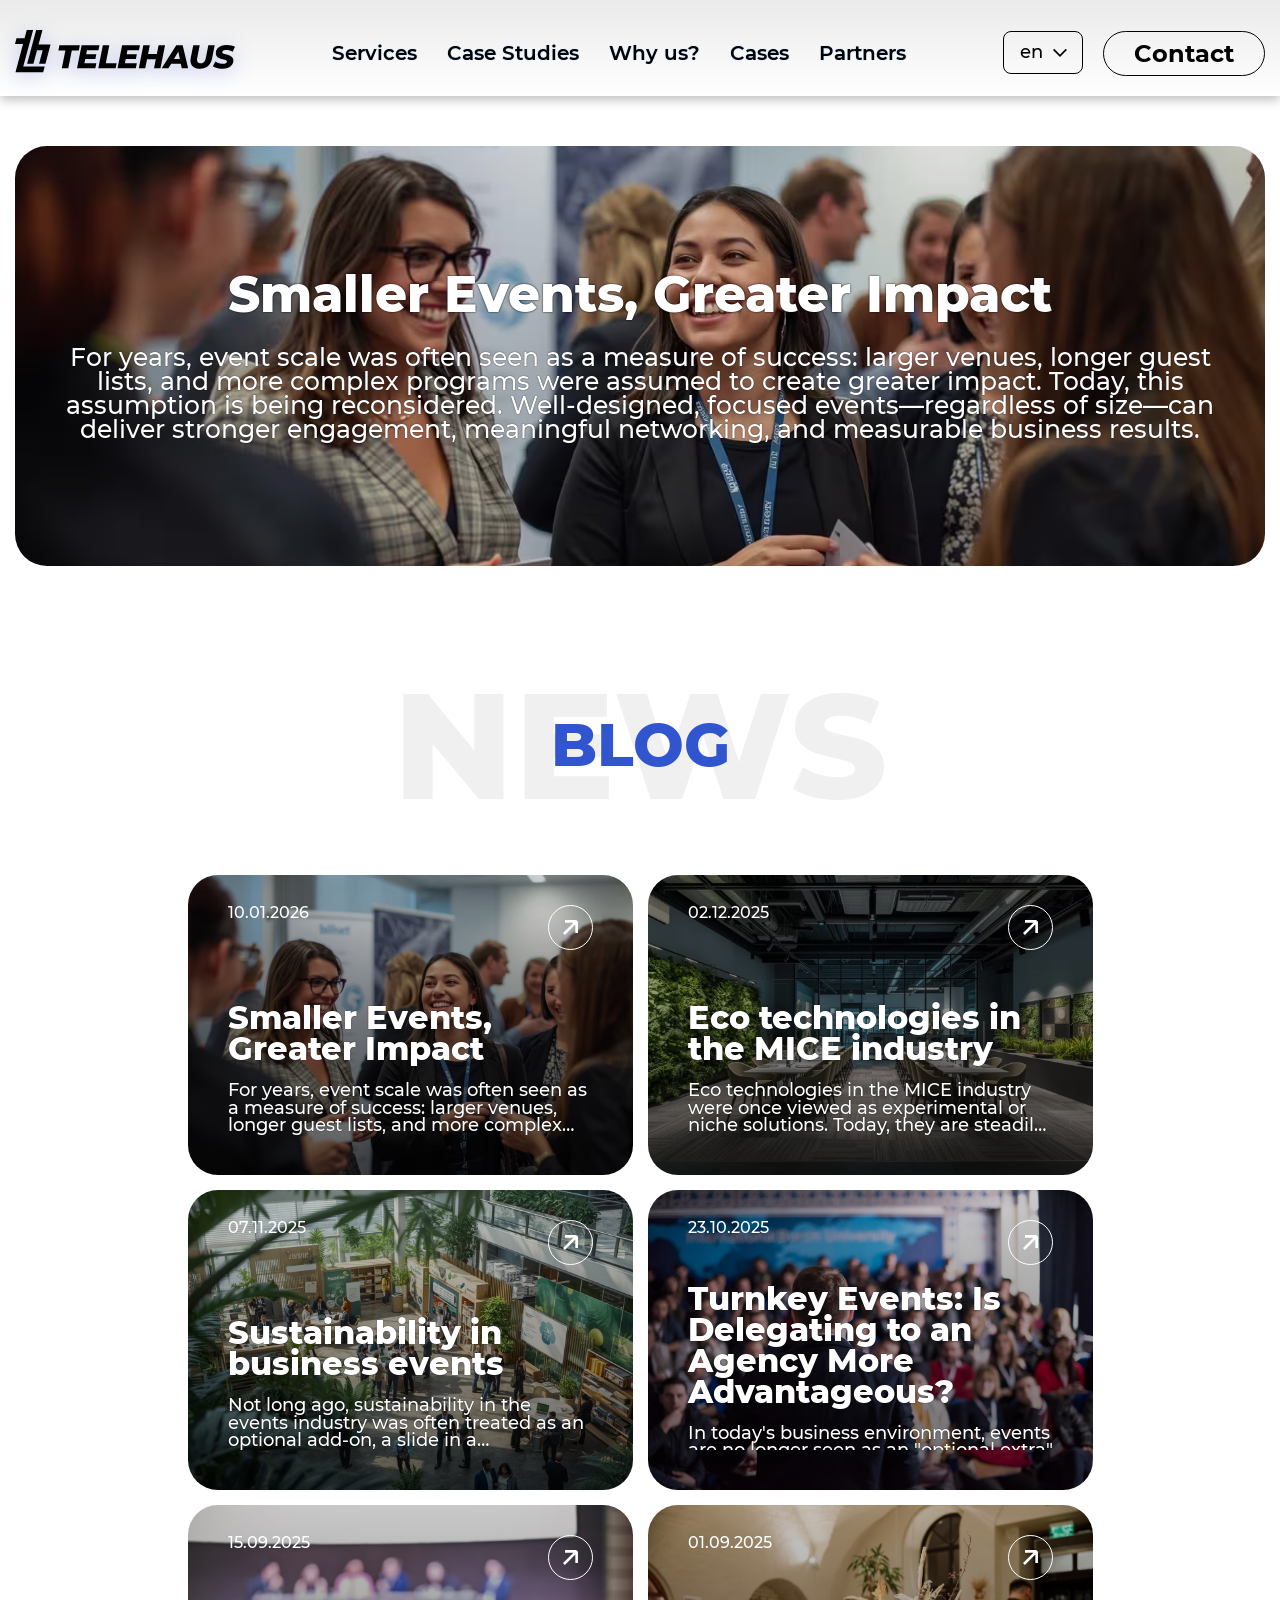
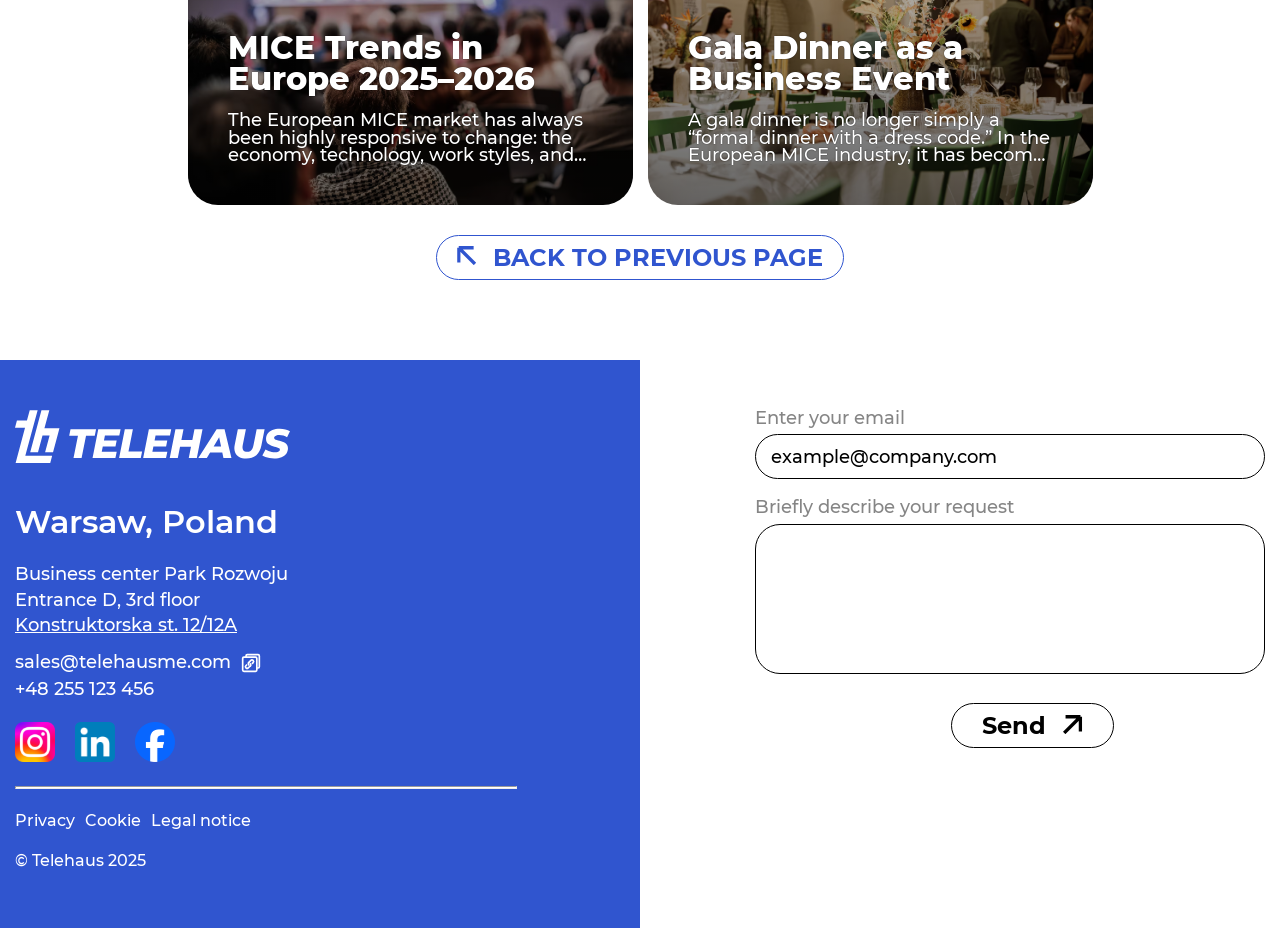
<file: blog/index.html>
<!DOCTYPE html>
<html lang="en">
  <head>
    <meta charset="UTF-8" />
    <meta http-equiv="X-UA-Compatible" content="IE=edge" />
    <meta name="viewport" content="width=device-width, initial-scale=1.0" />
    <title>Document</title>
    <link rel="shortcut icon" type="image/ico" href="../assets/img/favicon.svg" />

    <link rel="stylesheet" href="/assets/css/normalize.css" />
    <link rel="stylesheet" href="/assets/css/lib/splide.min.css" />
    <link rel="stylesheet" href="/assets/css/blog.css" />
  </head>
  <body>
    <svg class="sprite" style="display: none">
      <symbol viewBox="0 0 17 17" fill="none" xmlns="http://www.w3.org/2000/svg" id="arrow-btn">
        <path d="M1.06055 15.9L15.4605 1.5M15.4605 1.5H2.26056M15.4605 1.5V14.7" stroke-width="3" />
      </symbol>
      <symbol viewBox="0 0 22 13" fill="none" xmlns="http://www.w3.org/2000/svg" id="arrow">
        <path d="M0.957031 0.957031L10.957 10.957L20.957 0.957031" stroke="#000" stroke-width="2.70667" />
      </symbol>
    </svg>

    <header class="header fixed">
      <div class="wrapper">
        <a href="../" class="logo">
          <img class="logo__img" src="../assets/img/logo-dark.svg" alt="Logo img" width="220" />
        </a>
        <nav class="nav">
          <ol class="nav__list list-reset">
            <li class="nav__item">
              <a href="../#about" class="nav__link">Послуги</a>
            </li>
            <li class="nav__item">
              <a href="../#projects" class="nav__link">Кейси</a>
            </li>
            <li class="nav__item">
              <a href="../#why" class="nav__link">Чому ми?</a>
            </li>
            <li class="nav__item">
              <a href="../#portfolio" class="nav__link">Портфоліо</a>
            </li>
            <li class="nav__item">
              <a href="../#partners" class="nav__link">Партнери</a>
            </li>
          </ol>
          <a href="#form" class="btn nav__btn btn-reset">Контакти</a>
        </nav>
        <div class="header__btns">
          <div class="custom-select">
            <div class="select-trigger">
              <span class="select-text placeholder">en</span>
              <svg class="select-arrow" aria-hidden="true">
                <use xlink:href="#arrow"></use>
              </svg>
            </div>
            <div class="select-options">
              <div class="select-option" data-value="en">en</div>
              <div class="select-option" data-value="pl">pl</div>
              <div class="select-option" data-value="ua">ua</div>
            </div>
          </div>
          <a href="#form" class="btn btn-lg btn-reset">Contact</a>
        </div>
        <button class="burger btn-reset" aria-label="Відкрити меню">
          <span class="burger__line" aria-hidden="true"></span>
          <span class="burger__line" aria-hidden="true"></span>
          <span class="burger__line" aria-hidden="true"></span>
        </button>
        <span class="overlay"></span>
      </div>
    </header>

    <main>
      <section class="slider">
        <div class="wrapper">
          <div class="splide">
            <div class="splide__track">
              <div class="splide__list">
                <div class="slider__slide splide__slide">
                  <p class="slider__title">Звана вечеря як бізнес-івент</p>
                  <p class="slider__descr">
                    Звана вечеря давно перестала бути «святковою вечерею з дрес-кодом». У європейській MICE-індустрії це повноцінний
                    бізнес-формат, який працює і на HR, і на маркетинг, і на репутацію бренду.
                  </p>
                </div>
                <div class="slider__slide splide__slide">
                  <p class="slider__title">MICE-тренди в Європі 2025-2026 років</p>
                  <p class="slider__descr">
                    Європейський MICE-ринок завжди був чутливим до змін: економіка, технології, стиль роботи, соціальні запити — усе це
                    миттєво впливає на те, якими стають корпоративні події. І сьогодні ми бачимо цікаву трансформацію: події перестають бути
                    просто “зустрічами” й перетворюються на досвід, що має цінність для бізнесу і людей.
                  </p>
                </div>
                <div class="slider__slide splide__slide">
                  <p class="slider__title">Івент під ключ: делегувати агенції вигідніше?</p>
                  <p class="slider__descr">
                    У сучасному бізнесі події перестали бути “додатковою опцією” чи розважальним елементом для команди. Конференції,
                    бізнес-вечері, нетворкінги, тімбілдинги та інсентиви стали важливою частиною корпоративної стратегії, інструментом
                    комунікації та способом зміцнення культури. Але разом із цим стало очевидно: якісний івент вимагає значно більше часу,
                    досвіду і ресурсів, ніж здається з боку.
                  </p>
                </div>
              </div>
            </div>
          </div>
        </div>
      </section>

      <section class="blog">
        <div class="wrapper">
          <div class="title">
            <h2 class="title__text">БЛОГ</h2>
            <p class="title__subtext">НОВИНИ</p>
          </div>
          <div class="blog__content">
            <a
              href="../article/?id=1"
              class="blog__link btn-reset"
              style="background-image: linear-gradient(to bottom, rgba(0, 0, 0, 0.2), rgba(0, 0, 0, 0.6)), url('../assets/img/blog/1.avif')"
            >
              <span class="link__icon" aria-hidden="true"></span>
              <p class="link__title">Звана вечеря як бізнес-івент</p>
              <p class="link__descr">
                Звана вечеря давно перестала бути «святковою вечерею з дрес-кодом». У європейській MICE-індустрії це повноцінний
                бізнес-формат, який працює і на HR, і на маркетинг, і на репутацію бренду.
              </p>
            </a>
            <a
              href="../article/?id=2"
              class="blog__link btn-reset"
              style="background-image: linear-gradient(to bottom, rgba(0, 0, 0, 0.2), rgba(0, 0, 0, 0.6)), url('../assets/img/blog/2.avif')"
            >
              <span class="link__icon" aria-hidden="true"></span>
              <p class="link__title">MICE-тренди в Європі 2025-2026 років</p>
              <p class="link__descr">
                Європейський MICE-ринок завжди був чутливим до змін: економіка, технології, стиль роботи, соціальні запити — усе це миттєво
                впливає на те, якими стають корпоративні події. І сьогодні ми бачимо цікаву трансформацію: події перестають бути просто
                “зустрічами” й перетворюються на досвід, що має цінність для бізнесу і людей.
              </p>
            </a>
            <a
              href="../article/?id=3"
              class="blog__link btn-reset"
              style="background-image: linear-gradient(to bottom, rgba(0, 0, 0, 0.2), rgba(0, 0, 0, 0.6)), url('../assets/img/blog/3.avif')"
            >
              <span class="link__icon" aria-hidden="true"></span>
              <p class="link__title">Івент під ключ: делегувати агенції вигідніше?</p>
              <p class="link__descr">
                У сучасному бізнесі події перестали бути “додатковою опцією” чи розважальним елементом для команди. Конференції,
                бізнес-вечері, нетворкінги, тімбілдинги та інсентиви стали важливою частиною корпоративної стратегії, інструментом
                комунікації та способом зміцнення культури. Але разом із цим стало очевидно: якісний івент вимагає значно більше часу,
                досвіду і ресурсів, ніж здається з боку.
              </p>
            </a>
          </div>
          <a class="btn btn-fill btn-reset blog-btn blog-btn--reverse" href="../#blog">
            <svg class="btn__icon" aria-hidden="true">
              <use xlink:href="#arrow-btn"></use>
            </svg>
            <span class="btn-text">на головну</span>
          </a>
        </div>
      </section>
    </main>

    <footer class="request" id="form">
      <div class="wrapper">
        <div class="request__contacts">
          <a href="../" class="logo btn-reset">
            <img class="contacts__logo" src="../assets/img/logo.svg" alt="Logo" width="275" height="54" />
          </a>
          <h2 class="contacts__title">Warsaw, Poland</h2>
          <div class="address">
            <p class="address__location">Business center Park Rozwoju</p>
            <p class="address__point">Entrance D, 3rd floor</p>
            <a href="https://maps.app.goo.gl/mMJwZ7mz5mBAdVBy7" class="address__link btn-reset" target="_blank" rel="noopener noreferrer"
              >Konstruktorska st. 12/12A</a
            >
            <div class="address__email">
              <a href="mailto:sales@telehausme.com?subject=Mail%20from%20Telehausme" class="contacts__email btn-reset"
                >sales@telehausme.com</a
              >
              <span class="link-icon" aria-label="Копіювати e-mail"></span>
            </div>
            <a href="tel:+48255123456" class="address__number btn-reset">+48 255 123 456</a>
          </div>
          <ul class="contacts__social list-reset">
            <li class="social__item">
              <a
                href="https://www.instagram.com/telehaus_meetings_events/"
                class="social__link social__link_ig"
                target="_blank"
                rel="noopener noreferrer"
                aria-label="Перейти до Instagram"
                title="Instagram"
              ></a>
            </li>
            <li class="social__item">
              <a
                href="https://www.linkedin.com/company/telehaus-meetings-events/"
                class="social__link social__link_in"
                target="_blank"
                rel="noopener noreferrer"
                aria-label="Перейти до LinkedIn"
                title="LinkedIn"
              ></a>
            </li>
            <li class="social__item">
              <a
                href="https://www.facebook.com/profile.php?id=61583158618046"
                class="social__link social__link_fb"
                target="_blank"
                rel="noopener noreferrer"
                aria-label="Перейти до Facebook"
                title="Facebook"
              ></a>
            </li>
          </ul>
          <hr class="contacts__line" />
          <div class="policy">
            <a href="/privacy/" class="policy__link btn-reset" target="_blank" rel="noopener noreferrer">Privacy</a>
            <a href="/cookie/" class="policy__link btn-reset" target="_blank" rel="noopener noreferrer">Cookie</a>
            <a href="/legal/" class="policy__link btn-reset" target="_blank" rel="noopener noreferrer">Legal notice</a>
          </div>
          <p class="contacts__copy">&copy; Telehaus 2025</p>
        </div>
        <form class="request__form" method="post">
          <div class="form__row">
            <label for="email">Введіть ваш email</label>
            <input name="E-mail" type="email" id="email" placeholder="example@company.com" data-validate-field="email" autocomplete="off" />
          </div>
          <div class="form__row">
            <label for="descr">Коротко опишіть ваш запит</label>
            <textarea name="Опис" id="descr" cols="30" rows="4"></textarea>
          </div>
          <div class="form__btns">
            <button class="btn btn-dark form__btn btn-reset" type="submit">
              <span class="btn-text">Надіслати</span>
              <svg class="btn__icon" aria-hidden="true">
                <use xlink:href="#arrow-btn"></use>
              </svg>
            </button>
          </div>
        </form>
      </div>
    </footer>

    <script src="/assets/js/lib/splide.min.js"></script>
    <script src="/assets/js/lib/inputmask.min.js"></script>
    <script src="/assets/js/lib/just-validate.min.js"></script>
    <script src="/assets/js/burger.js"></script>
    <script src="/assets/js/links.js"></script>
    <script src="/assets/js/form.js"></script>
    <script src="/assets/js/mail-link.js"></script>
    <script src="/assets/js/getData.js"></script>
    <script src="/assets/js/select.js"></script>
    <script src="/assets/js/renderPage.js"></script>
  </body>
</html>
</file>
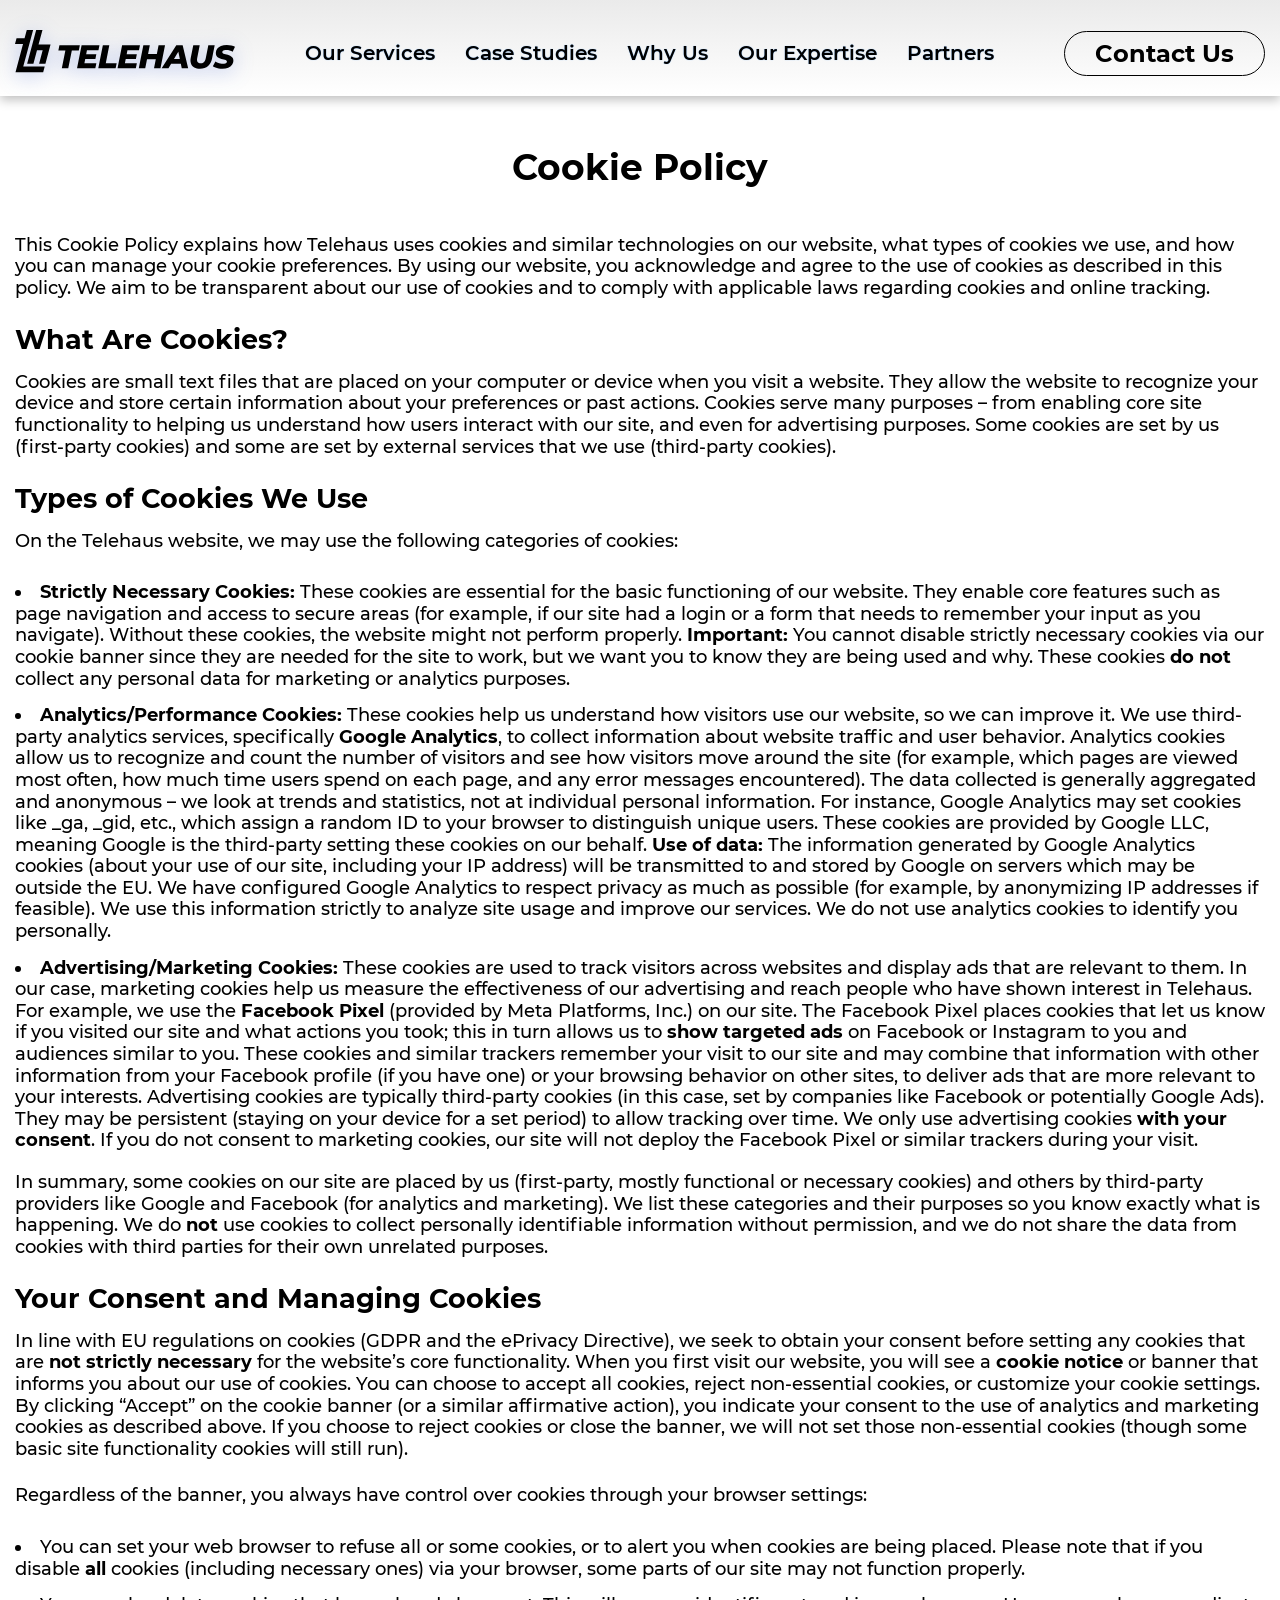
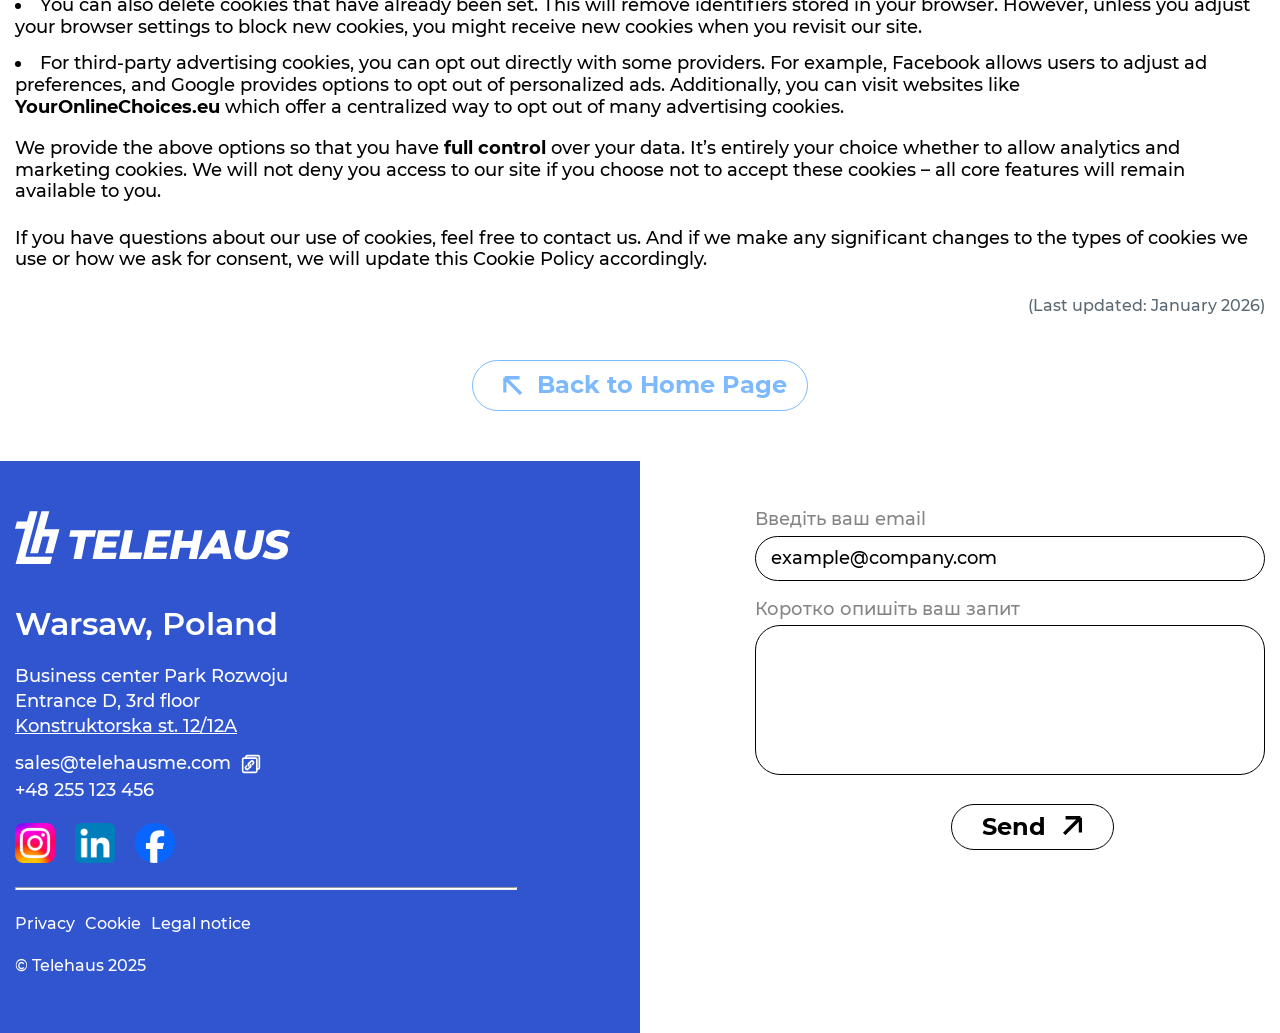
<file: cookie/index.html>
<!DOCTYPE html>
<html lang="en">
  <head>
    <meta charset="UTF-8" />
    <meta http-equiv="X-UA-Compatible" content="IE=edge" />
    <meta name="viewport" content="width=device-width, initial-scale=1.0" />
    <title>Document</title>
    <link rel="shortcut icon" type="image/ico" href="../assets/img/favicon.svg" />

    <link rel="stylesheet" href="../assets/css/normalize.css" />
    <link rel="stylesheet" href="../assets/css/policy.css" />
  </head>
  <body>
    <svg class="sprite" style="display: none">
      <symbol viewBox="0 0 17 17" fill="none" xmlns="http://www.w3.org/2000/svg" id="arrow-btn">
        <path d="M1.06055 15.9L15.4605 1.5M15.4605 1.5H2.26056M15.4605 1.5V14.7" stroke-width="3" />
      </symbol>
    </svg>

    <header class="header fixed">
      <div class="wrapper">
        <a href="../" class="logo">
          <img class="logo__img" src="../assets/img/logo-dark.svg" alt="Logo img" width="220" />
        </a>
        <nav class="nav">
          <ol class="nav__list list-reset">
            <li class="nav__item">
              <a href="../#about" class="nav__link">Our Services</a>
            </li>
            <li class="nav__item">
              <a href="../#projects" class="nav__link">Case Studies</a>
            </li>
            <li class="nav__item">
              <a href="../#why" class="nav__link">Why Us</a>
            </li>
            <li class="nav__item">
              <a href="../#portfolio" class="nav__link">Our Expertise</a>
            </li>
            <li class="nav__item">
              <a href="../#partners" class="nav__link">Partners</a>
            </li>
          </ol>
          <a href="#form" class="btn nav__btn btn-reset">Contact Us</a>
        </nav>
        <a href="#form" class="btn btn-lg btn-reset">Contact Us</a>
        <button class="burger btn-reset" aria-label="Відкрити меню">
          <span class="burger__line" aria-hidden="true"></span>
          <span class="burger__line" aria-hidden="true"></span>
          <span class="burger__line" aria-hidden="true"></span>
        </button>
        <span class="overlay"></span>
      </div>
    </header>

    <main>
      <section class="policy">
        <div class="wrapper">
          <h1>Cookie Policy</h1>
          <p>
            This Cookie Policy explains how Telehaus uses cookies and similar technologies on our website, what types of cookies we use, and
            how you can manage your cookie preferences. By using our website, you acknowledge and agree to the use of cookies as described
            in this policy. We aim to be transparent about our use of cookies and to comply with applicable laws regarding cookies and
            online tracking.
          </p>
          <h2>What Are Cookies?</h2>
          <p>
            Cookies are small text files that are placed on your computer or device when you visit a website. They allow the website to
            recognize your device and store certain information about your preferences or past actions. Cookies serve many purposes – from
            enabling core site functionality to helping us understand how users interact with our site, and even for advertising purposes.
            Some cookies are set by us (first-party cookies) and some are set by external services that we use (third-party cookies).
          </p>
          <h2>Types of Cookies We Use</h2>
          <p>On the Telehaus website, we may use the following categories of cookies:</p>
          <ul>
            <li>
              <b>Strictly Necessary Cookies:</b> These cookies are essential for the basic functioning of our website. They enable core
              features such as page navigation and access to secure areas (for example, if our site had a login or a form that needs to
              remember your input as you navigate). Without these cookies, the website might not perform properly. <b>Important:</b> You
              cannot disable strictly necessary cookies via our cookie banner since they are needed for the site to work, but we want you to
              know they are being used and why. These cookies <b>do not</b> collect any personal data for marketing or analytics purposes.
            </li>
            <li>
              <b>Analytics/Performance Cookies:</b> These cookies help us understand how visitors use our website, so we can improve it. We
              use third-party analytics services, specifically <b>Google Analytics</b>, to collect information about website traffic and
              user behavior. Analytics cookies allow us to recognize and count the number of visitors and see how visitors move around the
              site (for example, which pages are viewed most often, how much time users spend on each page, and any error messages
              encountered). The data collected is generally aggregated and anonymous – we look at trends and statistics, not at individual
              personal information. For instance, Google Analytics may set cookies like _ga, _gid, etc., which assign a random ID to your
              browser to distinguish unique users. These cookies are provided by Google LLC, meaning Google is the third-party setting these
              cookies on our behalf. <b>Use of data:</b> The information generated by Google Analytics cookies (about your use of our site,
              including your IP address) will be transmitted to and stored by Google on servers which may be outside the EU. We have
              configured Google Analytics to respect privacy as much as possible (for example, by anonymizing IP addresses if feasible). We
              use this information strictly to analyze site usage and improve our services. We do not use analytics cookies to identify you
              personally.
            </li>
            <li>
              <b>Advertising/Marketing Cookies:</b> These cookies are used to track visitors across websites and display ads that are
              relevant to them. In our case, marketing cookies help us measure the effectiveness of our advertising and reach people who
              have shown interest in Telehaus. For example, we use the <b>Facebook Pixel</b> (provided by Meta Platforms, Inc.) on our site.
              The Facebook Pixel places cookies that let us know if you visited our site and what actions you took; this in turn allows us
              to <b>show targeted ads</b> on Facebook or Instagram to you and audiences similar to you. These cookies and similar trackers
              remember your visit to our site and may combine that information with other information from your Facebook profile (if you
              have one) or your browsing behavior on other sites, to deliver ads that are more relevant to your interests. Advertising
              cookies are typically third-party cookies (in this case, set by companies like Facebook or potentially Google Ads). They may
              be persistent (staying on your device for a set period) to allow tracking over time. We only use advertising cookies
              <b>with your consent</b>. If you do not consent to marketing cookies, our site will not deploy the Facebook Pixel or similar
              trackers during your visit.
            </li>
          </ul>
          <p>
            In summary, some cookies on our site are placed by us (first-party, mostly functional or necessary cookies) and others by
            third-party providers like Google and Facebook (for analytics and marketing). We list these categories and their purposes so you
            know exactly what is happening. We do <b>not</b> use cookies to collect personally identifiable information without permission,
            and we do not share the data from cookies with third parties for their own unrelated purposes.
          </p>
          <h2>Your Consent and Managing Cookies</h2>
          <p>
            In line with EU regulations on cookies (GDPR and the ePrivacy Directive), we seek to obtain your consent before setting any
            cookies that are <b>not strictly necessary</b> for the website’s core functionality. When you first visit our website, you will
            see a <b>cookie notice</b> or banner that informs you about our use of cookies. You can choose to accept all cookies, reject
            non-essential cookies, or customize your cookie settings. By clicking “Accept” on the cookie banner (or a similar affirmative
            action), you indicate your consent to the use of analytics and marketing cookies as described above. If you choose to reject
            cookies or close the banner, we will not set those non-essential cookies (though some basic site functionality cookies will
            still run).
          </p>
          <p>Regardless of the banner, you always have control over cookies through your browser settings:</p>
          <ul>
            <li>
              You can set your web browser to refuse all or some cookies, or to alert you when cookies are being placed. Please note that if
              you disable <b>all</b> cookies (including necessary ones) via your browser, some parts of our site may not function properly.
            </li>
            <li>
              You can also delete cookies that have already been set. This will remove identifiers stored in your browser. However, unless
              you adjust your browser settings to block new cookies, you might receive new cookies when you revisit our site.
            </li>
            <li>
              For third-party advertising cookies, you can opt out directly with some providers. For example, Facebook allows users to
              adjust ad preferences, and Google provides options to opt out of personalized ads. Additionally, you can visit websites like
            </li>

            <b>YourOnlineChoices.eu</b>
            which offer a centralized way to opt out of many advertising cookies.
          </ul>
          <p>
            We provide the above options so that you have <b>full control</b> over your data. It’s entirely your choice whether to allow
            analytics and marketing cookies. We will not deny you access to our site if you choose not to accept these cookies – all core
            features will remain available to you.
          </p>
          <p>
            If you have questions about our use of cookies, feel free to contact us. And if we make any significant changes to the types of
            cookies we use or how we ask for consent, we will update this Cookie Policy accordingly.
          </p>
          <p class="date">(Last updated: January 2026)</p>
          <a class="btn btn-fill btn-reverse btn-reset" href="/">
            <svg class="btn__icon" aria-hidden="true">
              <use xlink:href="#arrow-btn"></use>
            </svg>
            <span class="btn-text">Back to Home Page</span>
          </a>
        </div>
      </section>
    </main>

    <footer class="request" id="form">
      <div class="wrapper">
        <div class="request__contacts">
          <a href="../" class="logo btn-reset">
            <img class="contacts__logo" src="../assets/img/logo.svg" alt="Logo" width="275" height="54" />
          </a>
          <h2 class="contacts__title">Warsaw, Poland</h2>
          <div class="address">
            <p>Business center Park Rozwoju</p>
            <p>Entrance D, 3rd floor</p>
            <a href="https://maps.app.goo.gl/mMJwZ7mz5mBAdVBy7" class="address__link btn-reset" target="_blank" rel="noopener noreferrer"
              >Konstruktorska st. 12/12A</a
            >
            <div class="address__email">
              <a href="mailto:sales@telehausme.com?subject=Mail%20from%20Telehausme" class="contacts__email btn-reset"
                >sales@telehausme.com</a
              >
              <span class="link-icon" aria-label="Копіювати e-mail"></span>
            </div>
            <a href="tel:+48255123456" class="address__number btn-reset">+48 255 123 456</a>
          </div>
          <ul class="contacts__social list-reset">
            <li class="social__item">
              <a
                href="https://www.instagram.com/telehaus_meetings_events/"
                class="social__link social__link_ig"
                target="_blank"
                rel="noopener noreferrer"
                aria-label="Перейти до Instagram"
                title="Instagram"
              ></a>
            </li>
            <li class="social__item">
              <a
                href="https://www.linkedin.com/company/telehaus-meetings-events/"
                class="social__link social__link_in"
                target="_blank"
                rel="noopener noreferrer"
                aria-label="Перейти до LinkedIn"
                title="LinkedIn"
              ></a>
            </li>
            <li class="social__item">
              <a
                href="https://www.facebook.com/profile.php?id=61583158618046"
                class="social__link social__link_fb"
                target="_blank"
                rel="noopener noreferrer"
                aria-label="Перейти до Facebook"
                title="Facebook"
              ></a>
            </li>
          </ul>
          <hr class="contacts__line" />
          <div class="policy">
            <a href="/privacy/" class="policy__link btn-reset" target="_blank" rel="noopener noreferrer">Privacy</a>
            <a href="./" class="policy__link btn-reset" target="_blank" rel="noopener noreferrer">Cookie</a>
            <a href="/legal/" class="policy__link btn-reset" target="_blank" rel="noopener noreferrer">Legal notice</a>
          </div>
          <p class="contacts__copy">&copy; Telehaus 2025</p>
        </div>
        <form class="request__form" method="post">
          <div class="form__row">
            <label for="email">Введіть ваш email</label>
            <input name="E-mail" type="email" id="email" placeholder="example@company.com" data-validate-field="email" autocomplete="off" />
          </div>
          <div class="form__row">
            <label for="descr">Коротко опишіть ваш запит</label>
            <textarea name="Опис" id="descr" cols="30" rows="4"></textarea>
          </div>
          <div class="form__btns">
            <button class="btn btn-dark form__btn btn-reset" type="submit">
              Send
              <svg class="btn__icon" aria-hidden="true">
                <use xlink:href="#arrow-btn"></use>
              </svg>
            </button>
          </div>
        </form>
      </div>
    </footer>

    <script src="../assets/js/lib/inputmask.min.js"></script>
    <script src="../assets/js/lib/just-validate.min.js"></script>
    <script src="../assets/js/fixed-header.js"></script>
    <script src="../assets/js/burger.js"></script>
    <script src="../assets/js/links.js"></script>
    <script src="../assets/js/form.js"></script>
    <script src="../assets/js/mail-link.js"></script>
  </body>
</html>
</file>
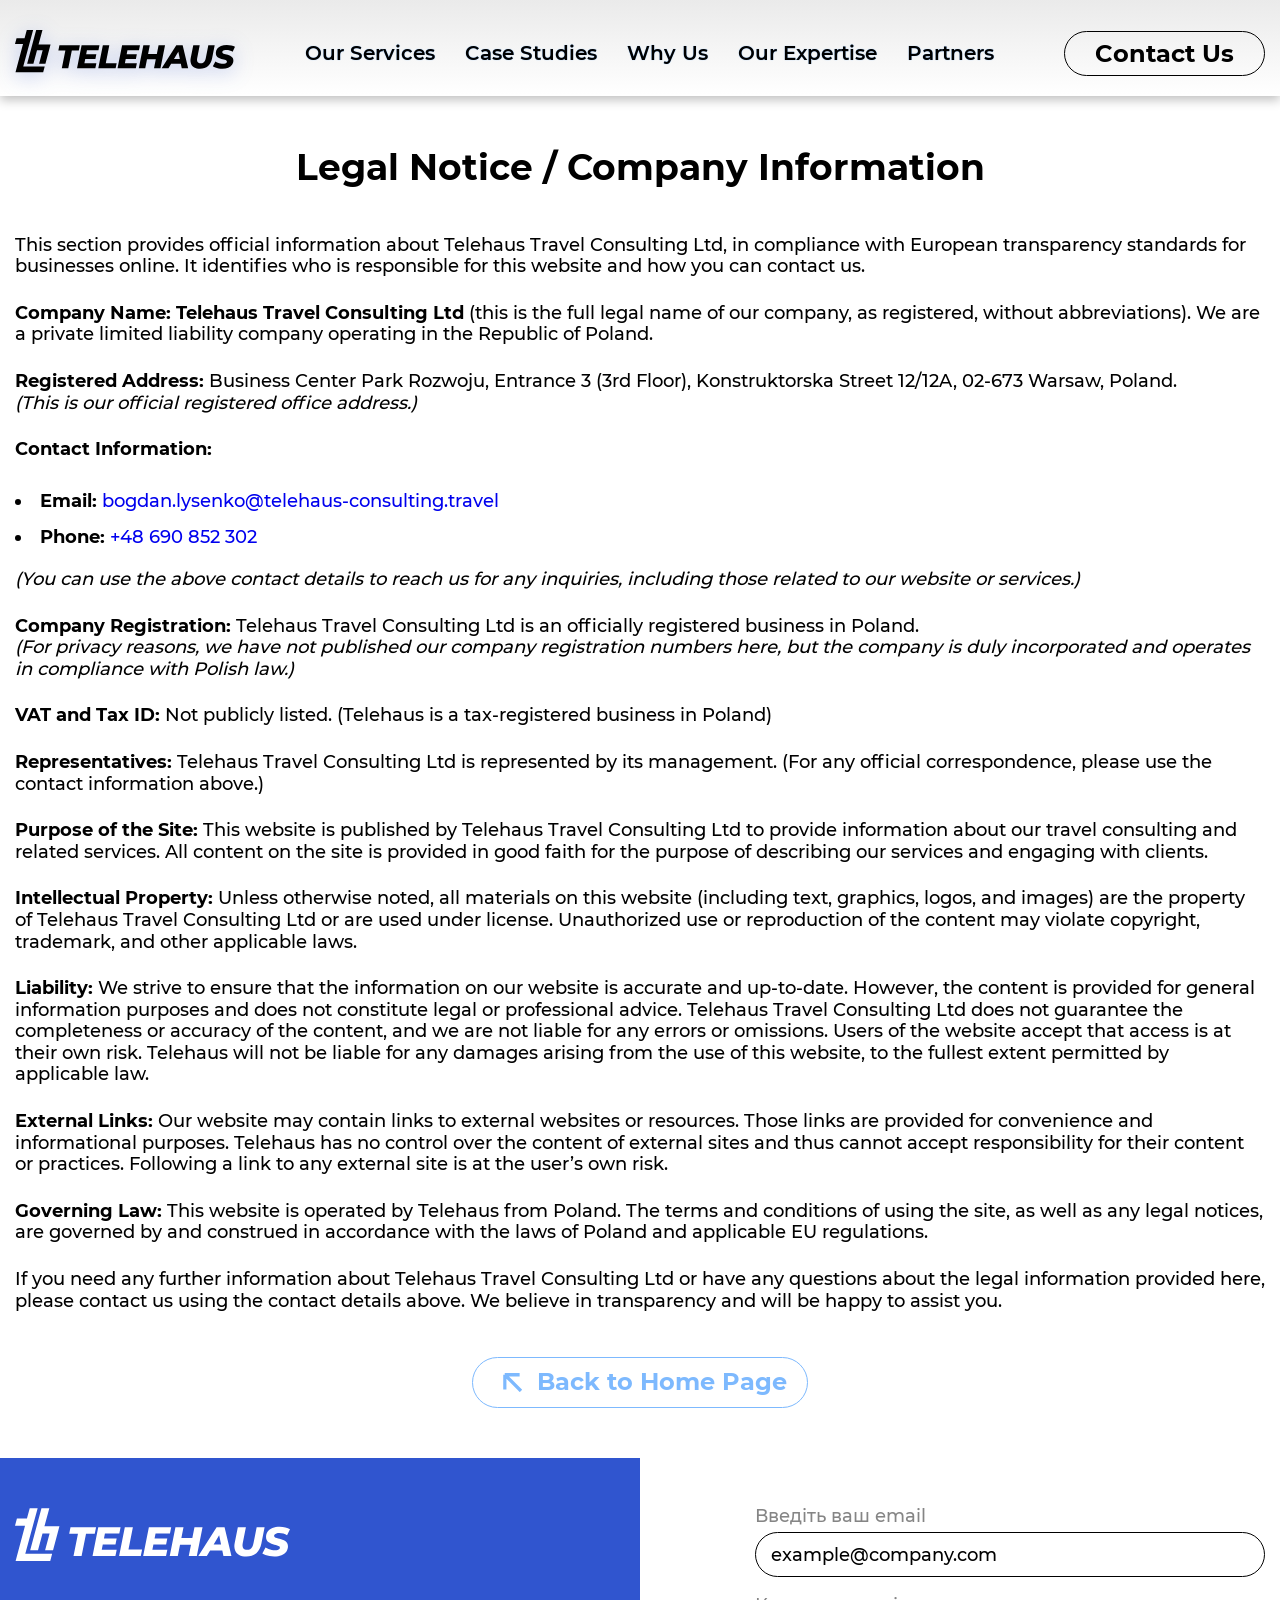
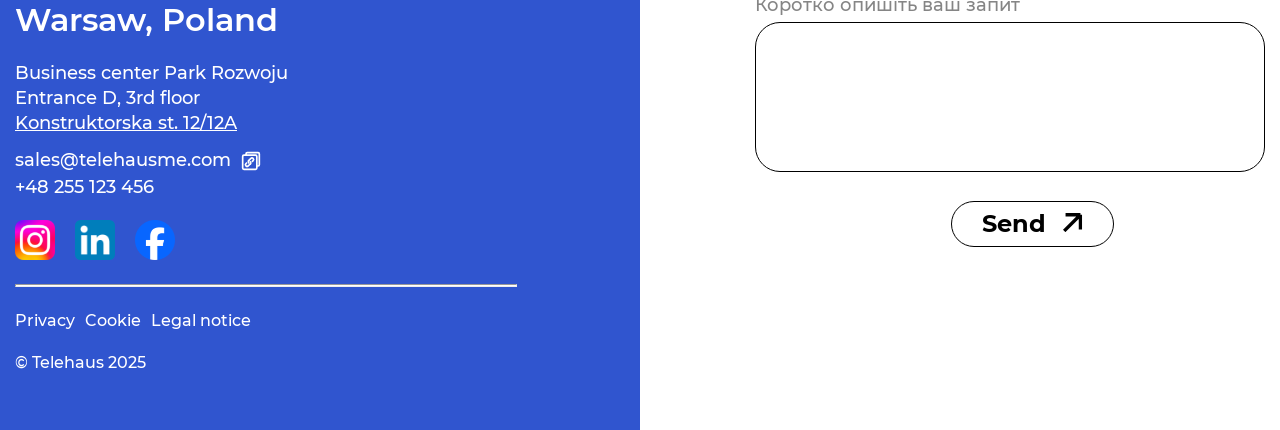
<file: legal/index.html>
<!DOCTYPE html>
<html lang="en">
  <head>
    <meta charset="UTF-8" />
    <meta http-equiv="X-UA-Compatible" content="IE=edge" />
    <meta name="viewport" content="width=device-width, initial-scale=1.0" />
    <title>Document</title>
    <link rel="shortcut icon" type="image/ico" href="../assets/img/favicon.svg" />

    <link rel="stylesheet" href="../assets/css/normalize.css" />
    <link rel="stylesheet" href="../assets/css/policy.css" />
  </head>
  <body>
    <svg class="sprite" style="display: none">
      <symbol viewBox="0 0 17 17" fill="none" xmlns="http://www.w3.org/2000/svg" id="arrow-btn">
        <path d="M1.06055 15.9L15.4605 1.5M15.4605 1.5H2.26056M15.4605 1.5V14.7" stroke-width="3" />
      </symbol>
    </svg>

    <header class="header fixed">
      <div class="wrapper">
        <a href="../" class="logo">
          <img class="logo__img" src="../assets/img/logo-dark.svg" alt="Logo img" width="220" />
        </a>
        <nav class="nav">
          <ol class="nav__list list-reset">
            <li class="nav__item">
              <a href="../#about" class="nav__link">Our Services</a>
            </li>
            <li class="nav__item">
              <a href="../#projects" class="nav__link">Case Studies</a>
            </li>
            <li class="nav__item">
              <a href="../#why" class="nav__link">Why Us</a>
            </li>
            <li class="nav__item">
              <a href="../#portfolio" class="nav__link">Our Expertise</a>
            </li>
            <li class="nav__item">
              <a href="../#partners" class="nav__link">Partners</a>
            </li>
          </ol>
          <a href="#form" class="btn nav__btn btn-reset">Contact Us</a>
        </nav>
        <a href="#form" class="btn btn-lg btn-reset">Contact Us</a>
        <button class="burger btn-reset" aria-label="Відкрити меню">
          <span class="burger__line" aria-hidden="true"></span>
          <span class="burger__line" aria-hidden="true"></span>
          <span class="burger__line" aria-hidden="true"></span>
        </button>
        <span class="overlay"></span>
      </div>
    </header>

    <main>
      <section class="policy">
        <div class="wrapper">
          <h1>Legal Notice / Company Information</h1>
          <p>
            This section provides official information about Telehaus Travel Consulting Ltd, in compliance with European transparency
            standards for businesses online. It identifies who is responsible for this website and how you can contact us.
          </p>
          <p>
            <b>Company Name: Telehaus Travel Consulting Ltd</b> (this is the full legal name of our company, as registered, without
            abbreviations). We are a private limited liability company operating in the Republic of Poland.
          </p>
          <p>
            <b>Registered Address:</b> Business Center Park Rozwoju, Entrance 3 (3rd Floor), Konstruktorska Street 12/12A, 02-673 Warsaw,
            Poland.<br />
            <em>(This is our official registered office address.)</em>
          </p>
          <p><b>Contact Information:</b></p>
          <ul>
            <li>
              <b>Email:</b>
              <a href="mailto:bogdan.lysenko@telehaus-consulting.travel" class="btn-reset">bogdan.lysenko@telehaus-consulting.travel</a>
            </li>
            <li><b>Phone:</b> <a href="tel:+48690852302" class="btn-reset">+48 690 852 302</a></li>
          </ul>
          <p>
            <em
              >(You can use the above contact details to reach us for any inquiries, including those related to our website or
              services.)</em
            >
          </p>
          <p>
            <b>Company Registration:</b> Telehaus Travel Consulting Ltd is an officially registered business in Poland.<br />
            <em
              >(For privacy reasons, we have not published our company registration numbers here, but the company is duly incorporated and
              operates in compliance with Polish law.)</em
            >
          </p>
          <p><b>VAT and Tax ID:</b> Not publicly listed. (Telehaus is a tax-registered business in Poland)</p>
          <p>
            <b>Representatives:</b> Telehaus Travel Consulting Ltd is represented by its management. (For any official correspondence,
            please use the contact information above.)
          </p>
          <p>
            <b>Purpose of the Site:</b> This website is published by Telehaus Travel Consulting Ltd to provide information about our travel
            consulting and related services. All content on the site is provided in good faith for the purpose of describing our services
            and engaging with clients.
          </p>
          <p>
            <b>Intellectual Property:</b> Unless otherwise noted, all materials on this website (including text, graphics, logos, and
            images) are the property of Telehaus Travel Consulting Ltd or are used under license. Unauthorized use or reproduction of the
            content may violate copyright, trademark, and other applicable laws.
          </p>
          <p>
            <b>Liability:</b> We strive to ensure that the information on our website is accurate and up-to-date. However, the content is
            provided for general information purposes and does not constitute legal or professional advice. Telehaus Travel Consulting Ltd
            does not guarantee the completeness or accuracy of the content, and we are not liable for any errors or omissions. Users of the
            website accept that access is at their own risk. Telehaus will not be liable for any damages arising from the use of this
            website, to the fullest extent permitted by applicable law.
          </p>
          <p>
            <b>External Links:</b> Our website may contain links to external websites or resources. Those links are provided for convenience
            and informational purposes. Telehaus has no control over the content of external sites and thus cannot accept responsibility for
            their content or practices. Following a link to any external site is at the user’s own risk.
          </p>
          <p>
            <b>Governing Law:</b> This website is operated by Telehaus from Poland. The terms and conditions of using the site, as well as
            any legal notices, are governed by and construed in accordance with the laws of Poland and applicable EU regulations.
          </p>
          <p>
            If you need any further information about Telehaus Travel Consulting Ltd or have any questions about the legal information
            provided here, please contact us using the contact details above. We believe in transparency and will be happy to assist you.
          </p>
          <a class="btn btn-fill btn-reverse btn-reset" href="/">
            <svg class="btn__icon" aria-hidden="true">
              <use xlink:href="#arrow-btn"></use>
            </svg>
            <span class="btn-text">Back to Home Page</span>
          </a>
        </div>
      </section>
    </main>

    <footer class="request" id="form">
      <div class="wrapper">
        <div class="request__contacts">
          <a href="../" class="logo btn-reset">
            <img class="contacts__logo" src="../assets/img/logo.svg" alt="Logo" width="275" height="54" />
          </a>
          <h2 class="contacts__title">Warsaw, Poland</h2>
          <div class="address">
            <p>Business center Park Rozwoju</p>
            <p>Entrance D, 3rd floor</p>
            <a href="https://maps.app.goo.gl/mMJwZ7mz5mBAdVBy7" class="address__link btn-reset" target="_blank" rel="noopener noreferrer"
              >Konstruktorska st. 12/12A</a
            >
            <div class="address__email">
              <a href="mailto:sales@telehausme.com?subject=Mail%20from%20Telehausme" class="contacts__email btn-reset"
                >sales@telehausme.com</a
              >
              <span class="link-icon" aria-label="Копіювати e-mail"></span>
            </div>
            <a href="tel:+48255123456" class="address__number btn-reset">+48 255 123 456</a>
          </div>
          <ul class="contacts__social list-reset">
            <li class="social__item">
              <a
                href="https://www.instagram.com/telehaus_meetings_events/"
                class="social__link social__link_ig"
                target="_blank"
                rel="noopener noreferrer"
                aria-label="Перейти до Instagram"
                title="Instagram"
              ></a>
            </li>
            <li class="social__item">
              <a
                href="https://www.linkedin.com/company/telehaus-meetings-events/"
                class="social__link social__link_in"
                target="_blank"
                rel="noopener noreferrer"
                aria-label="Перейти до LinkedIn"
                title="LinkedIn"
              ></a>
            </li>
            <li class="social__item">
              <a
                href="https://www.facebook.com/profile.php?id=61583158618046"
                class="social__link social__link_fb"
                target="_blank"
                rel="noopener noreferrer"
                aria-label="Перейти до Facebook"
                title="Facebook"
              ></a>
            </li>
          </ul>
          <hr class="contacts__line" />
          <div class="policy">
            <a href="/privacy/" class="policy__link btn-reset" target="_blank" rel="noopener noreferrer">Privacy</a>
            <a href="/cookie/" class="policy__link btn-reset" target="_blank" rel="noopener noreferrer">Cookie</a>
            <a href="./" class="policy__link btn-reset" target="_blank" rel="noopener noreferrer">Legal notice</a>
          </div>
          <p class="contacts__copy">&copy; Telehaus 2025</p>
        </div>
        <form class="request__form" method="post">
          <div class="form__row">
            <label for="email">Введіть ваш email</label>
            <input name="E-mail" type="email" id="email" placeholder="example@company.com" data-validate-field="email" autocomplete="off" />
          </div>
          <div class="form__row">
            <label for="descr">Коротко опишіть ваш запит</label>
            <textarea name="Опис" id="descr" cols="30" rows="4"></textarea>
          </div>
          <div class="form__btns">
            <button class="btn btn-dark form__btn btn-reset" type="submit">
              Send
              <svg class="btn__icon" aria-hidden="true">
                <use xlink:href="#arrow-btn"></use>
              </svg>
            </button>
          </div>
        </form>
      </div>
    </footer>

    <script src="../assets/js/lib/inputmask.min.js"></script>
    <script src="../assets/js/lib/just-validate.min.js"></script>
    <script src="../assets/js/fixed-header.js"></script>
    <script src="../assets/js/burger.js"></script>
    <script src="../assets/js/links.js"></script>
    <script src="../assets/js/form.js"></script>
    <script src="../assets/js/mail-link.js"></script>
  </body>
</html>
</file>
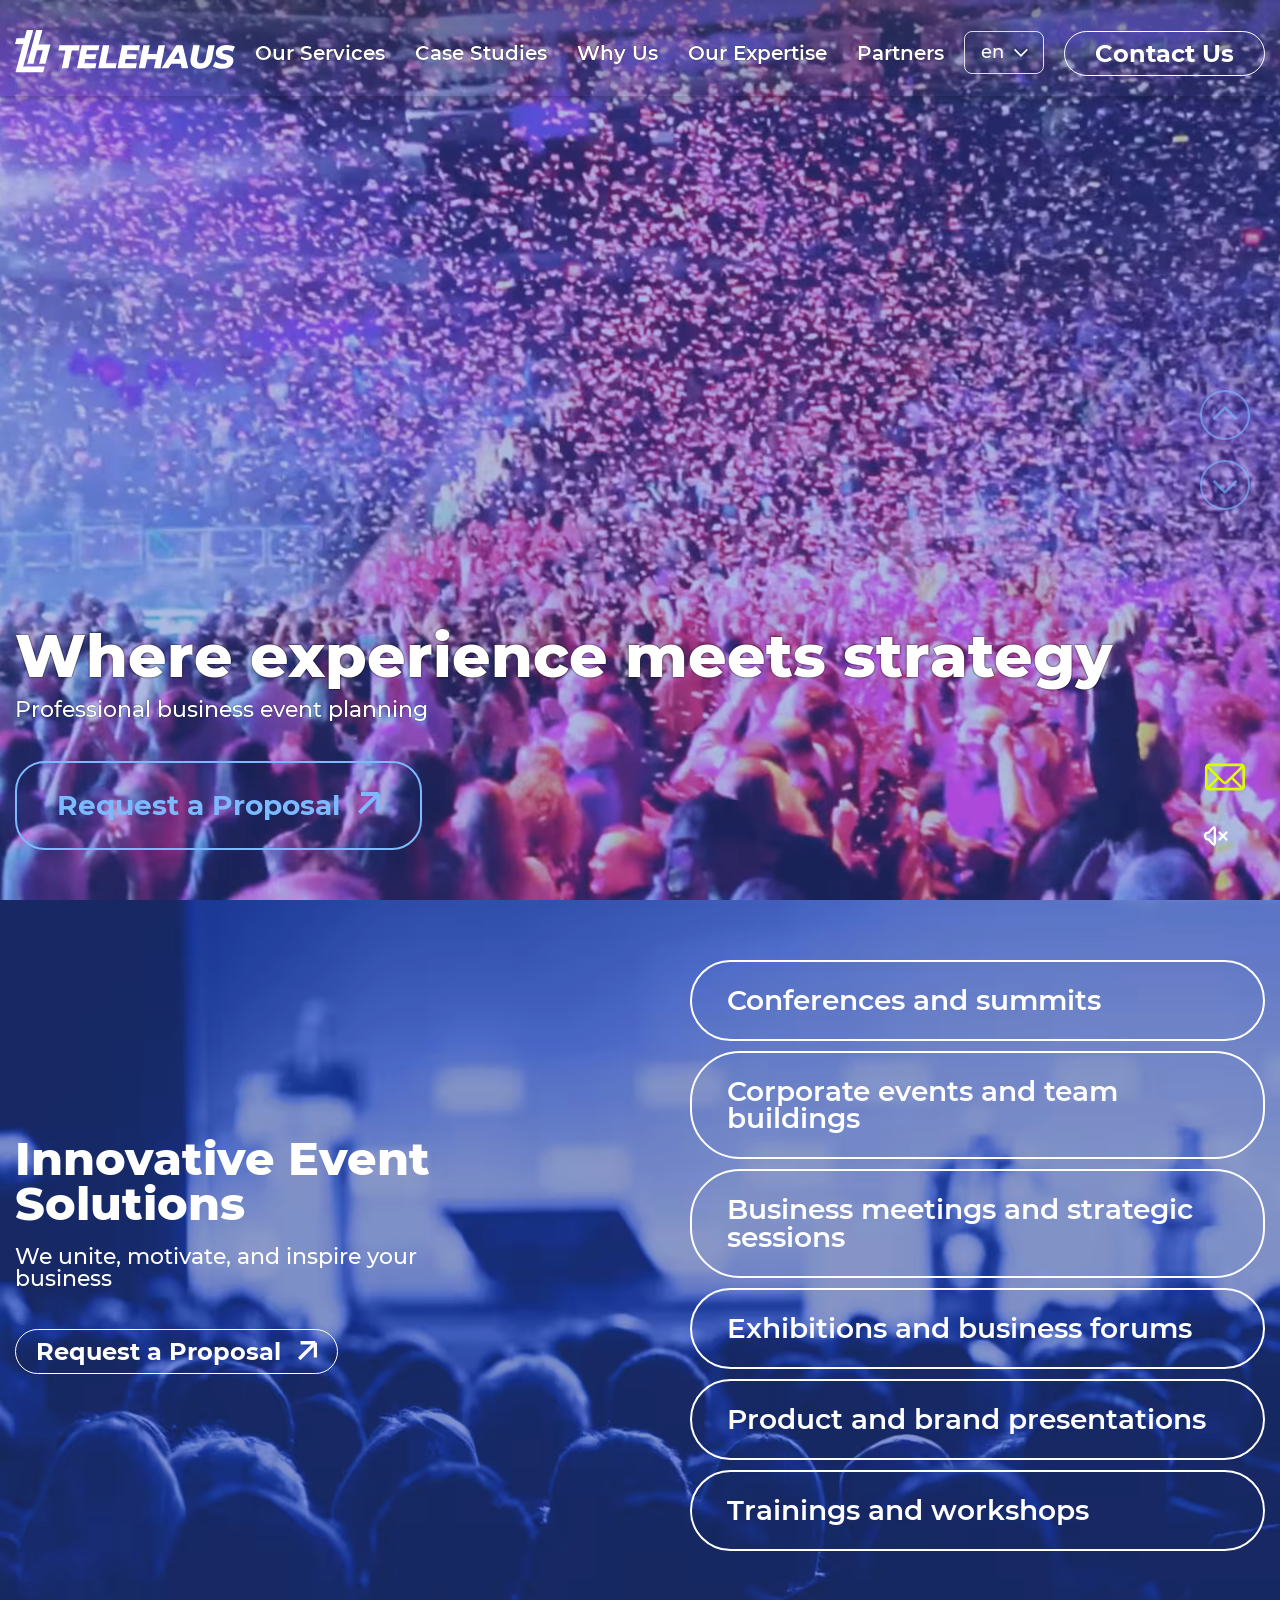
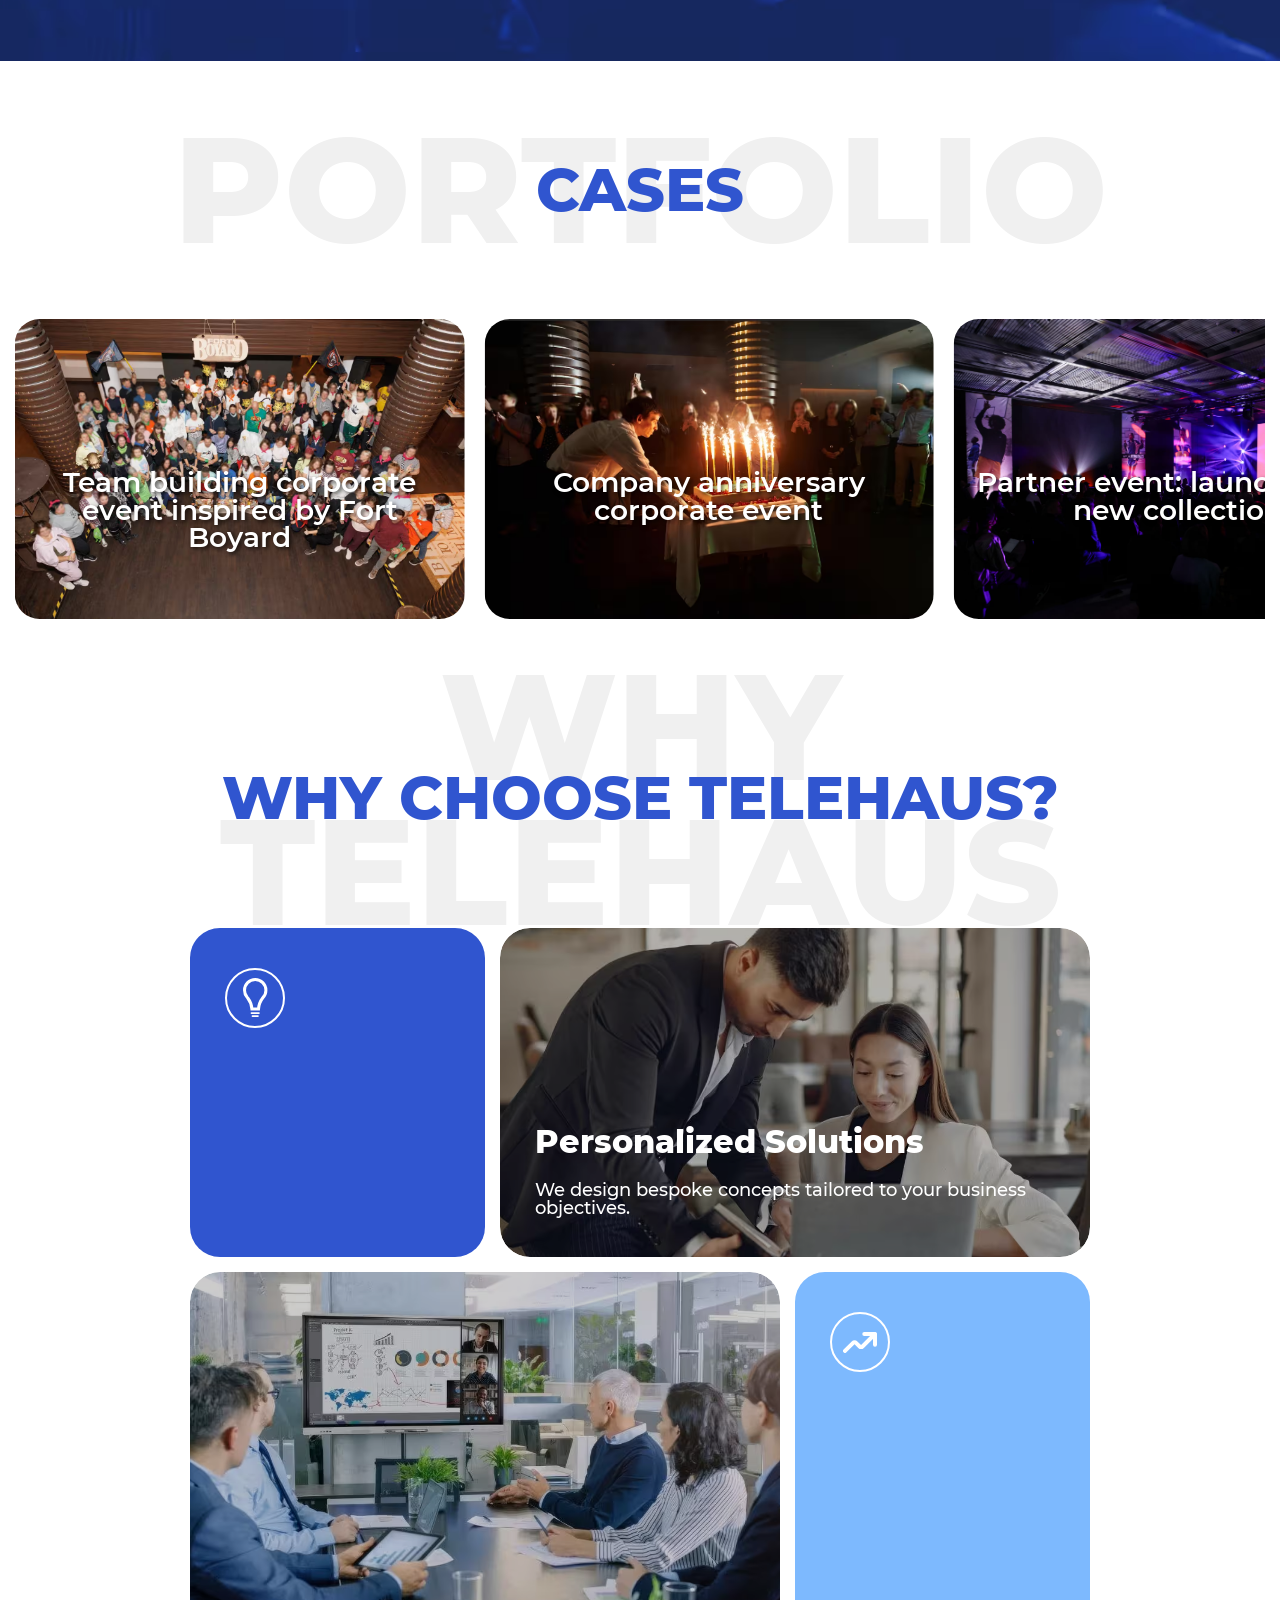
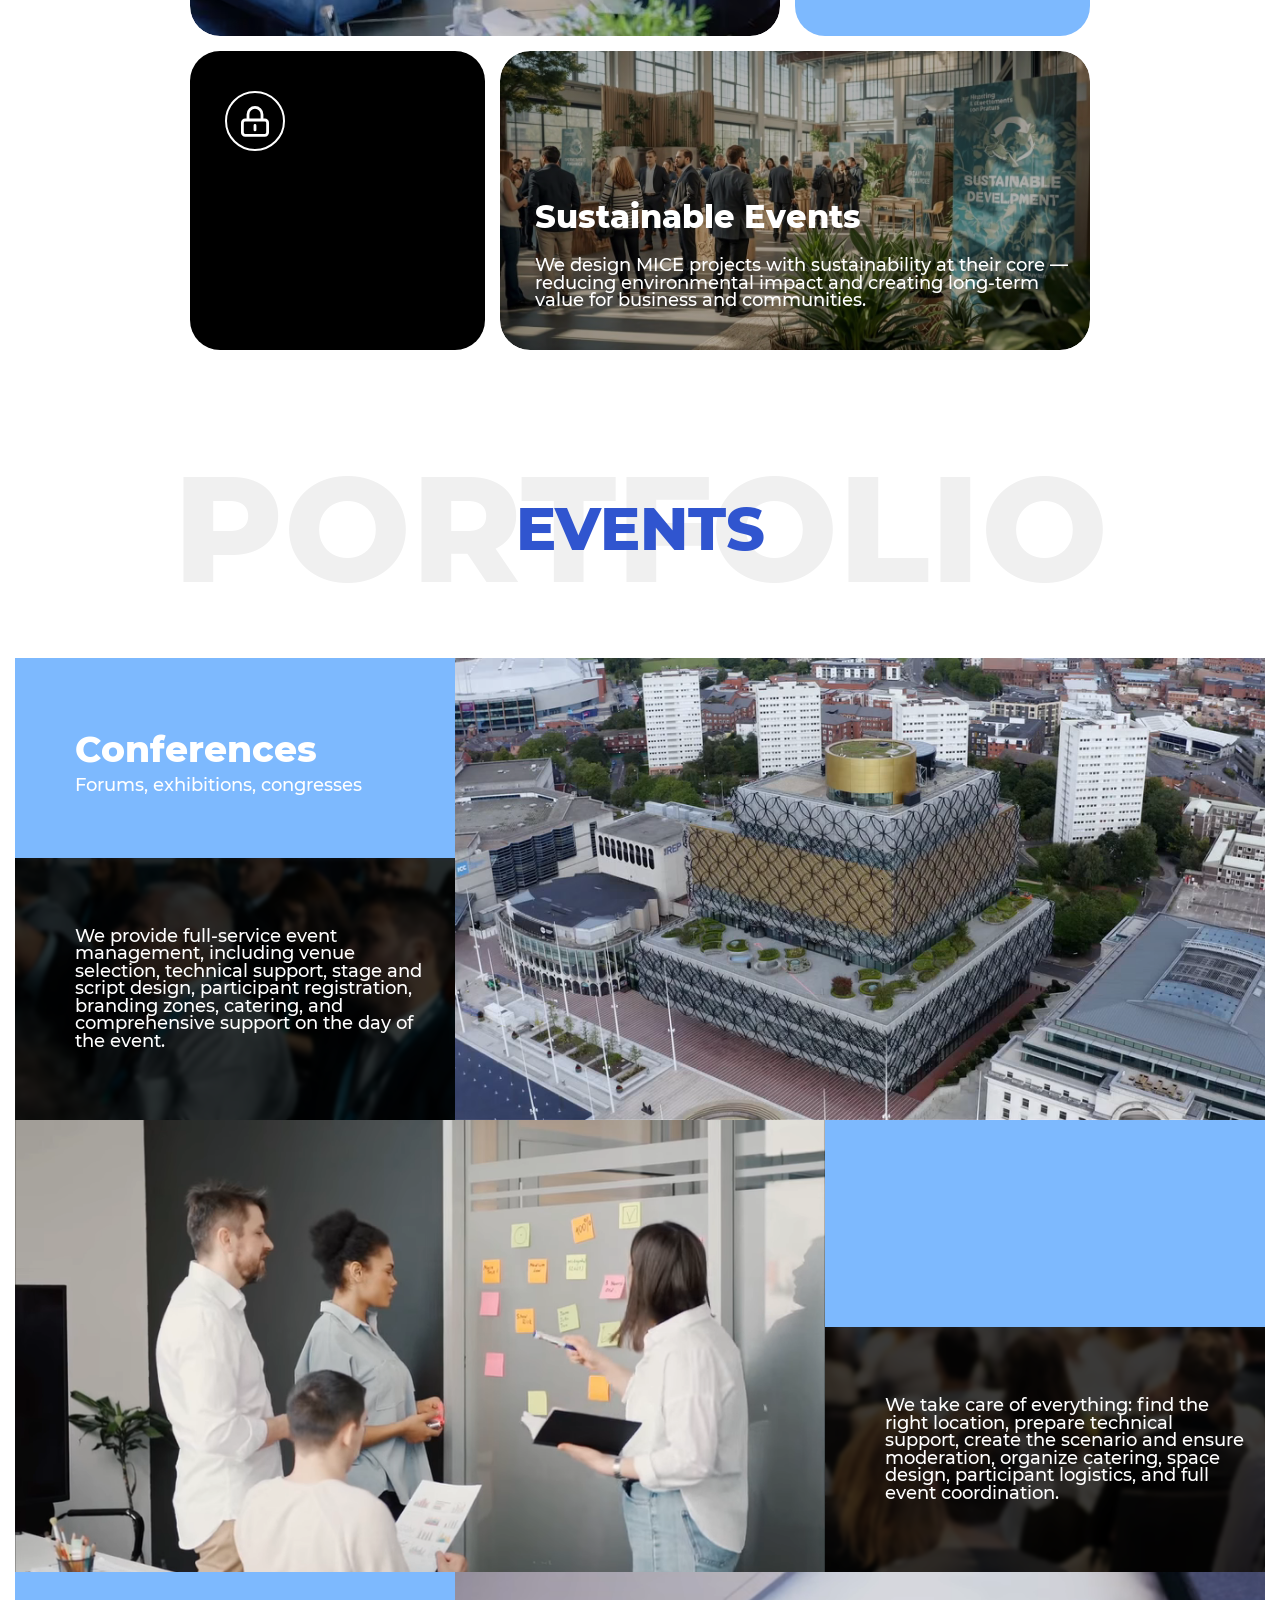
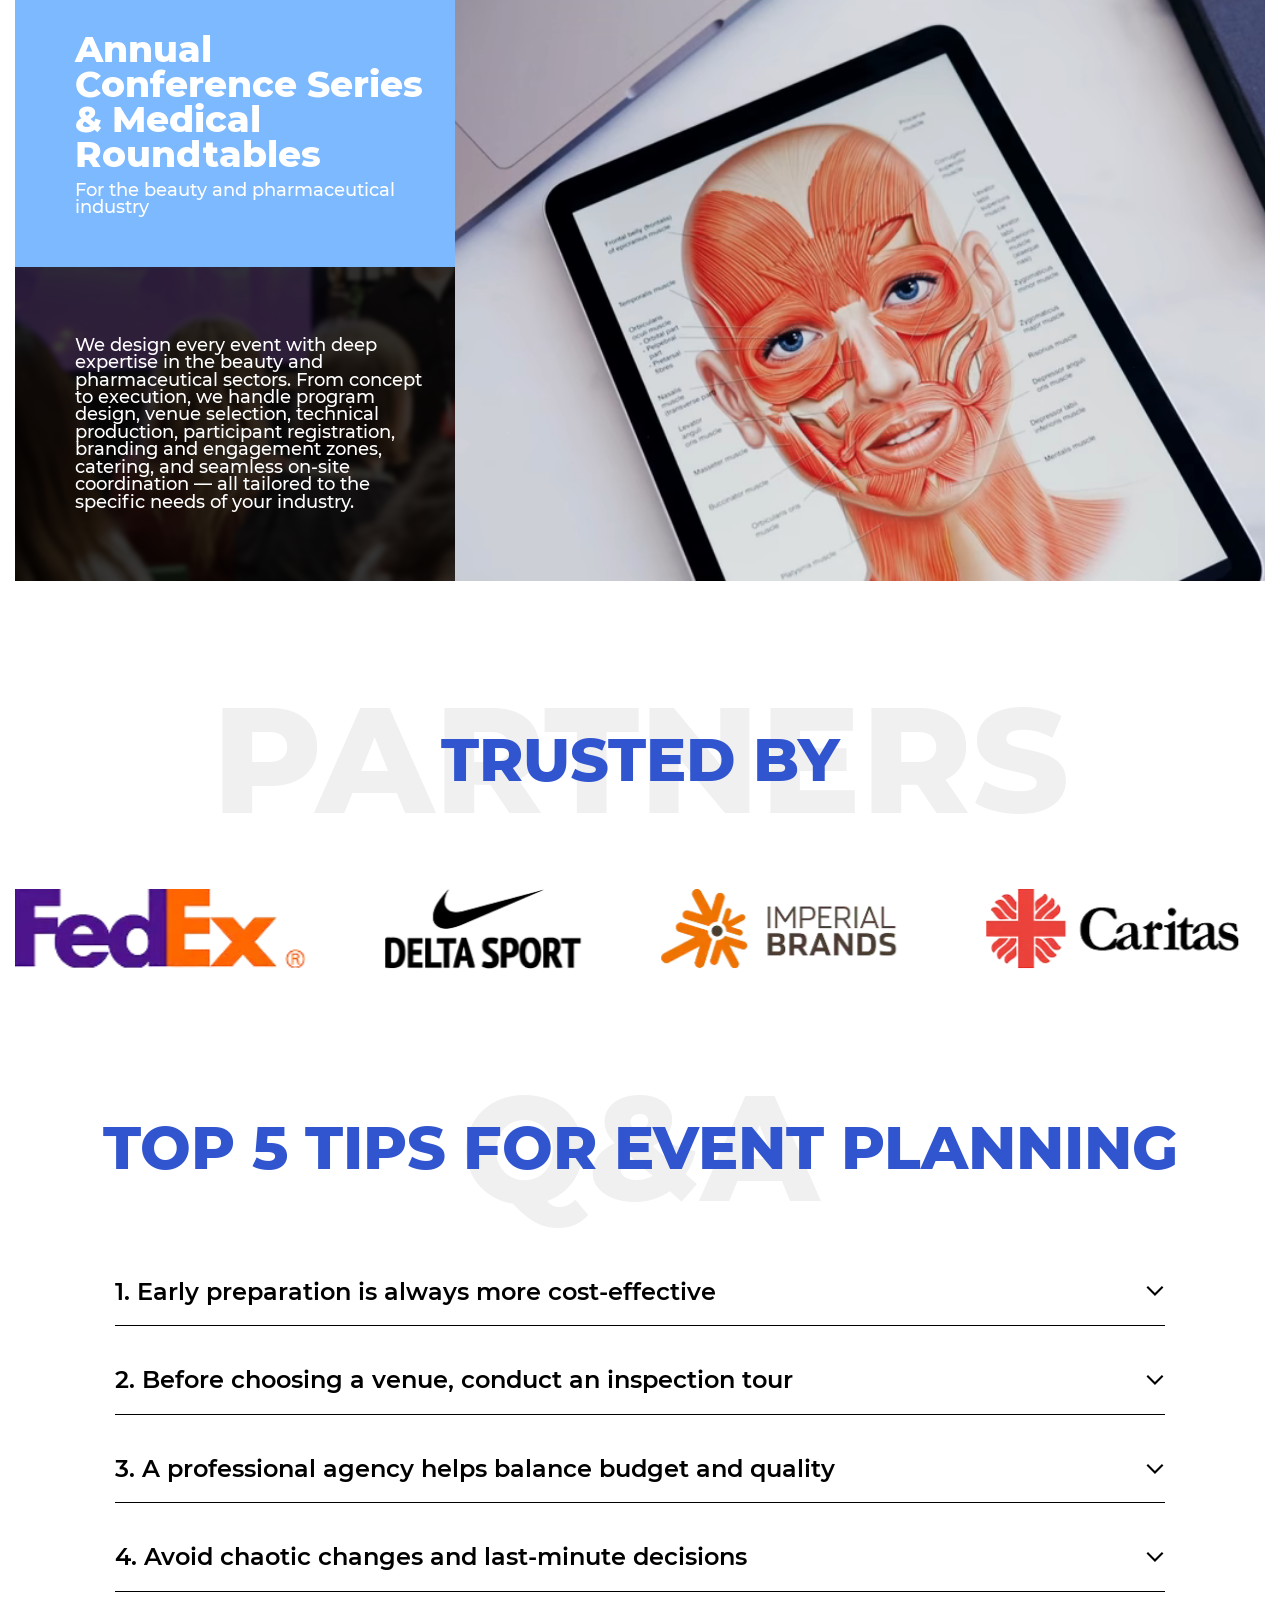
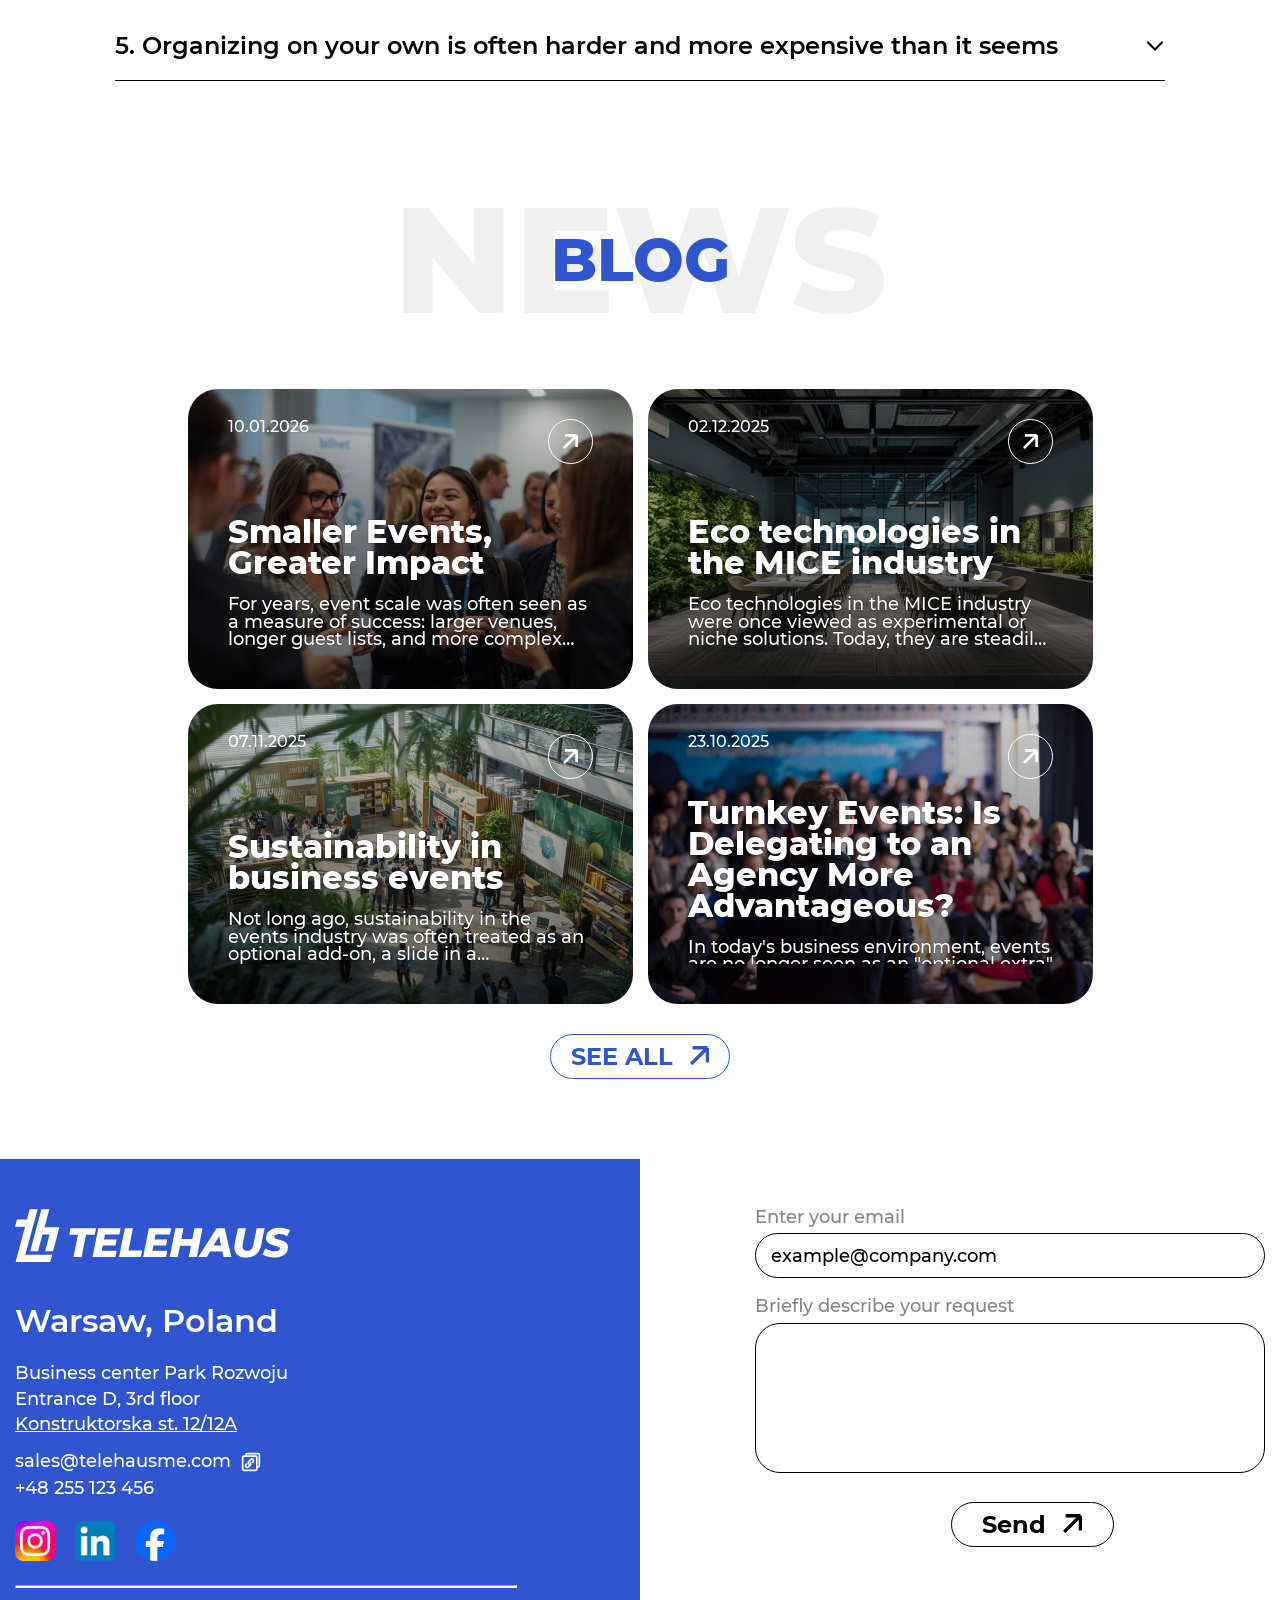
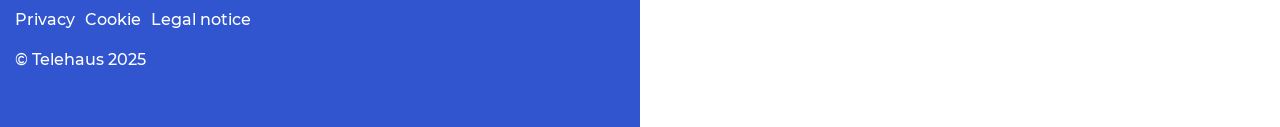
<file: pl/index.html>
<!DOCTYPE html>
<html lang="pl">
  <head>
    <meta charset="UTF-8" />
    <meta http-equiv="X-UA-Compatible" content="IE=edge" />
    <meta name="viewport" content="width=device-width, initial-scale=1.0" />
    <meta
      name="description"
      content="Telehaus — corporate events & MICE in Europe. Strategy, production, logistics, and execution end-to-end"
    />
    <title>Telehaus</title>
    <link rel="shortcut icon" type="image/ico" href="/assets/img/favicon.svg" />

    <link rel="preload" href="/assets/img/poster.avif" as="image" type="image/avif" fetchpriority="high" />
    <link rel="preload" href="/assets/fonts/Montserrat-Medium.woff2" as="font" type="font/woff2" crossorigin />
    <link rel="preload" href="/assets/fonts/Montserrat-SemiBold.woff2" as="font" type="font/woff2" crossorigin />

    <link rel="stylesheet" href="../assets/css/normalize.css" />
    <link rel="stylesheet" href="/assets/css/lib/splide.min.css" />
    <link rel="stylesheet" href="../assets/css/style.css" />
  </head>
  <body>
    <svg class="sprite" style="display: none">
      <symbol viewBox="0 0 17 17" fill="none" xmlns="http://www.w3.org/2000/svg" id="arrow-btn">
        <path d="M1.06055 15.9L15.4605 1.5M15.4605 1.5H2.26056M15.4605 1.5V14.7" stroke-width="3" />
      </symbol>
      <symbol viewBox="0 0 22 13" fill="none" xmlns="http://www.w3.org/2000/svg" id="arrow">
        <path d="M0.957031 0.957031L10.957 10.957L20.957 0.957031" stroke-width="2.70667" />
      </symbol>
    </svg>

    <header class="header fixed">
      <div class="wrapper">
        <a href="./" class="logo">
          <img class="logo__img" src="/assets/img/logo.svg" alt="Logo img" width="220" height="43" />
        </a>
        <nav class="nav">
          <ol class="nav__list list-reset">
            <li class="nav__item">
              <a href="#about" class="nav__link">Usługi</a>
            </li>
            <li class="nav__item">
              <a href="#projects" class="nav__link">Case Studies</a>
            </li>
            <li class="nav__item">
              <a href="#why" class="nav__link">Dlaczego my?</a>
            </li>
            <li class="nav__item">
              <a href="#portfolio" class="nav__link">Cases</a>
            </li>
            <li class="nav__item">
              <a href="#partners" class="nav__link">Partnerzy</a>
            </li>
          </ol>
          <a href="#form" class="btn nav__btn btn-reset">Kontakt</a>
        </nav>
        <div class="header__btns">
          <div class="custom-select">
            <div class="select-trigger">
              <span class="select-text placeholder">pl</span>
              <svg class="select-arrow" aria-hidden="true">
                <use xlink:href="#arrow"></use>
              </svg>
            </div>
            <div class="select-options">
              <div class="select-option" data-value="en">en</div>
              <div class="select-option" data-value="pl">pl</div>
              <div class="select-option" data-value="ua">ua</div>
            </div>
          </div>
          <a href="#form" class="btn btn-lg btn-reset">Kontakt</a>
        </div>
        <button class="burger btn-reset" aria-label="Відкрити меню">
          <span class="burger__line" aria-hidden="true"></span>
          <span class="burger__line" aria-hidden="true"></span>
          <span class="burger__line" aria-hidden="true"></span>
        </button>
        <span class="overlay"></span>
      </div>
    </header>

    <main>
      <section class="banner">
        <video class="banner__video-bg" poster="/assets/img/poster.avif" autoplay muted loop playsinline>
          <source src="/assets/video/banner.webm" type="video/webm" />
          <source src="/assets/video/banner.mp4" type="video/mp4" />
          Ваш браузер не підтримує відео.
        </video>
        <button class="banner__sound btn-reset" aria-label="Увімкнути звук"></button>
        <div class="wrapper">
          <h1 class="banner__title">Tam, gdzie doświadczenie spotyka się ze strategią</h1>
          <p class="banner__subtitle">Profesjonalne planowanie wydarzeń biznesowych</p>
          <div class="banner__links">
            <a href="#form" class="btn btn-fill btn-reset"
              >Wyślij zapytanie
              <svg class="btn__icon" aria-hidden="true">
                <use xlink:href="#arrow-btn"></use>
              </svg>
            </a>
          </div>
        </div>
      </section>

      <section class="about" id="about">
        <div class="wrapper">
          <div class="innovation">
            <h2 class="innovation__title">Innowacyjne rozwiązania dla wydarzeń</h2>
            <p class="innovation__subtitle">Łączymy, motywujemy i inspirujemy Twój biznes</p>
            <a href="#form" class="btn btn-reset"
              >Wyślij zapytanie
              <svg class="btn__icon" aria-hidden="true">
                <use xlink:href="#arrow-btn"></use>
              </svg>
            </a>
          </div>
          <div class="options animation">
            <p class="options__item">Konferencje i szczyty</p>
            <p class="options__item">Wydarzenia korporacyjne i team building</p>
            <p class="options__item">Spotkania biznesowe i sesje strategiczne</p>
            <p class="options__item">Targi i fora biznesowe</p>
            <p class="options__item">Prezentacje produktów i marek</p>
            <p class="options__item">Szkolenia i warsztaty</p>
          </div>
        </div>
      </section>

      <section class="project" id="projects">
        <div class="wrapper">
          <div class="title">
            <h2 class="title__text">Cases</h2>
            <p class="title__subtext">Portfolio</p>
          </div>
          <div class="marquee marquee-projects splide">
            <div class="marquee__content splide__track">
              <div class="marquee__line splide__list">
                <div class="marquee__item splide__slide">
                  <img src="/assets/img/projects/1.avif" alt="..." />
                  <span class="marquee__text">Integracyjne wydarzenie firmowe inspirowane programem „Fort Boyard”</span>
                </div>
                <div class="marquee__item splide__slide">
                  <img src="/assets/img/projects/2.avif" alt="..." />
                  <span class="marquee__text">Firmowe wydarzenie jubileuszowe</span>
                </div>
                <div class="marquee__item splide__slide">
                  <img src="/assets/img/projects/3.avif" alt="..." />
                  <span class="marquee__text">Wydarzenie partnerskie: premiera nowej kolekcji</span>
                </div>
                <div class="marquee__item splide__slide">
                  <img src="/assets/img/projects/4.avif" alt="..." />
                  <span class="marquee__text">World Economic Forum Annual Meeting 2025</span>
                </div>
                <div class="marquee__item splide__slide">
                  <img src="/assets/img/projects/5.avif" alt="..." />
                  <span class="marquee__text">Coroczna konferencja sektora farmaceutycznego</span>
                </div>
              </div>
            </div>
          </div>
        </div>
      </section>

      <section class="why" id="why">
        <div class="wrapper">
          <div class="title">
            <h2 class="title__text">Dlaczego wybierają TELEHAUS?</h2>
            <p class="title__subtext">CZEMU MY?</p>
          </div>
          <div class="why__content">
            <div class="benefit">
              <div class="benefit__info">
                <span class="benefit__icon" aria-hidden="true"></span>
                <h3 class="benefit__title animation fadeInLeft">Doświadczenie</h3>
                <p class="benefit__text animation fadeInLeft">Ponad 10 lat udanych projektów MICE dla wiodących firm.</p>
              </div>
              <div class="benefit__descr">
                <h3 class="benefit__title">Indywidualne podejście</h3>
                <p class="benefit__text">Każdy projekt jest unikalny – tworzymy spersonalizowane koncepcje.</p>
              </div>
            </div>
            <div class="benefit">
              <div class="benefit__info">
                <span class="benefit__icon" aria-hidden="true"></span>
                <h3 class="benefit__title animation fadeInRight">Innowacje</h3>
                <p class="benefit__text animation fadeInRight">
                  Wykorzystanie nowoczesnych technologii i kreatywnych rozwiązań dla efektu WOW.
                </p>
              </div>
              <div class="benefit__descr"></div>
            </div>
            <div class="benefit">
              <div class="benefit__info">
                <span class="benefit__icon" aria-hidden="true"></span>
                <h3 class="benefit__title animation fadeInLeft">Niezawodność</h3>
                <p class="benefit__text animation fadeInLeft">Precyzyjne planowanie i kontrola wszystkich etapów organizacji.</p>
              </div>
              <div class="benefit__descr">
                <h3 class="benefit__title">Zrównoważony rozwój w MICE</h3>
                <p class="benefit__text">
                  Projektujemy wydarzenia MICE w duchu zrównoważonego rozwoju — ograniczamy wpływ na środowisko i tworzymy długofalową
                  wartość biznesową oraz społeczną.
                </p>
              </div>
            </div>
          </div>
        </div>
      </section>

      <section class="portfolio" id="portfolio">
        <div class="wrapper">
          <div class="title">
            <h2 class="title__text">Wydarzenia</h2>
            <p class="title__subtext">Usługi</p>
          </div>
          <div class="portfolio__content">
            <div class="event">
              <div class="event__content">
                <div class="event__header">
                  <h3 class="event__title animation fadeInUp">Konferencje</h3>
                  <p class="event__subtitle animation fadeInUp">Fora, targi, kongresy</p>
                </div>
                <div class="event__descr">
                  <p class="animation fadeInUp">
                    Zapewniamy kompleksową organizację wydarzeń: wybór lokalizacji, obsługę techniczną, scenę i scenariusz, rejestrację
                    uczestników, strefy brandingowe, catering oraz pełne wsparcie w dniu wydarzenia.
                  </p>
                </div>
              </div>
              <div class="event__player">
                <video class="event__video" autoplay muted loop playsinline loading="lazy">
                  <source src="/assets/video/portfolio/1.webm" type="video/webm" />
                  <source src="/assets/video/portfolio/1.mp4" type="video/mp4" />
                  Ваш браузер не підтримує відео.
                </video>
              </div>
            </div>
            <div class="event">
              <div class="event__content">
                <div class="event__header">
                  <h3 class="event__title animation fadeInUp">Spotkania korporacyjne</h3>
                  <p class="event__subtitle animation fadeInUp">Seminaria, szkolenia, team building</p>
                </div>
                <div class="event__descr">
                  <p class="animation fadeInUp">
                    Zadbamy o wszystko: znajdziemy odpowiednią lokalizację, przygotujemy zaplecze techniczne, stworzymy scenariusz i
                    zapewnimy moderację, zorganizujemy catering, aranżację przestrzeni, logistykę uczestników oraz pełną koordynację
                    wydarzenia.
                  </p>
                </div>
              </div>
              <div class="event__player">
                <video class="event__video" autoplay muted loop playsinline loading="lazy">
                  <source src="/assets/video/portfolio/2.webm" type="video/webm" />
                  <source src="/assets/video/portfolio/2.mp4" type="video/mp4" />
                  Ваш браузер не підтримує відео.
                </video>
              </div>
            </div>
            <div class="event">
              <div class="event__content">
                <div class="event__header">
                  <h3 class="event__title animation fadeInUp">Konferencje cykliczne i okrągłe stoły</h3>
                  <p class="event__subtitle animation fadeInUp">Dla branży beauty i farmaceutycznej</p>
                </div>
                <div class="event__descr">
                  <p class="animation fadeInUp">
                    Projektujemy wydarzenie od pomysłu po realizację: tworzymy koncepcję, dobieramy lokalizację, przygotowujemy zaplecze
                    techniczne, organizujemy rejestrację, strefy brandowe oraz catering — i w pełni koordynujemy dzień wydarzenia.
                  </p>
                </div>
              </div>
              <div class="event__player">
                <video class="event__video" autoplay muted loop playsinline loading="lazy">
                  <source src="/assets/video/portfolio/3.webm" type="video/webm" />
                  <source src="/assets/video/portfolio/3.mp4" type="video/mp4" />
                  Ваш браузер не підтримує відео.
                </video>
              </div>
            </div>
          </div>
        </div>
      </section>

      <section class="partners" id="partners">
        <div class="wrapper">
          <div class="title">
            <h2 class="title__text">Zaufali nam</h2>
            <p class="title__subtext">PARTNERZY</p>
          </div>
          <div class="marquee marquee-partners splide">
            <div class="marquee__content splide__track">
              <div class="marquee__line splide__list">
                <img class="splide__slide" src="/assets/img/partners/1.webp" alt="..." />
                <img class="splide__slide" src="/assets/img/partners/2.webp" alt="..." />
                <img class="splide__slide" src="/assets/img/partners/3.webp" alt="..." />
                <img class="splide__slide" src="/assets/img/partners/4.webp" alt="..." />
                <img class="splide__slide" src="/assets/img/partners/5.webp" alt="..." />

                <img class="splide__slide" src="/assets/img/partners/1.webp" alt="..." />
                <img class="splide__slide" src="/assets/img/partners/2.webp" alt="..." />
                <img class="splide__slide" src="/assets/img/partners/3.webp" alt="..." />
                <img class="splide__slide" src="/assets/img/partners/4.webp" alt="..." />
                <img class="splide__slide" src="/assets/img/partners/5.webp" alt="..." />
              </div>
            </div>
          </div>
        </div>
      </section>

      <section class="faq">
        <div class="wrapper">
          <div class="title">
            <h2 class="title__text">Top 5 porad dotyczących planowania wydarzeń</h2>
            <p class="title__subtext">Q&A</p>
          </div>
          <div class="accordion">
            <div class="accordion__item">
              <button class="accordion__btn btn-reset" aria-expanded="false">
                <span class="accordion__title">1. Wczesne przygotowanie jest zawsze tańsze i bardziej efektywne</span>
                <svg class="accordion__icon">
                  <use xlink:href="#arrow"></use>
                </svg>
              </button>
              <div class="accordion__content" aria-hidden="true">
                <p>
                  Przygotowanie wydarzenia ma bezpośredni wpływ na budżet. Wczesna rezerwacja hoteli, sal i biletów lotniczych pozwala
                  zaoszczędzić nawet kilkadziesiąt procent kosztów, ponieważ rynek działa w oparciu o dynamiczne kształtowanie cen: niski
                  popyt = niższa cena. Gdy planowanie rozpoczyna się na kilka miesięcy, a w przypadku dużych cyklicznych wydarzeń nawet na
                  rok lub dwa wcześniej, wybór lokalizacji jest szerszy, warunki korzystniejsze, a ryzyko gwałtownego wzrostu cen minimalne.
                </p>
              </div>
            </div>
            <div class="accordion__item">
              <button class="accordion__btn btn-reset" aria-expanded="false">
                <span class="accordion__title">2. Przed wyborem lokalizacji przeprowadź wizytę inspekcyjną</span>
                <svg class="accordion__icon">
                  <use xlink:href="#arrow"></use>
                </svg>
              </button>
              <div class="accordion__content" aria-hidden="true">
                <p>
                  Jeśli wydarzenie odbywa się w nowym mieście lub kraju, przed podjęciem ostatecznej decyzji warto osobiście odwiedzić
                  potencjalne hotele i obiekty. Taka inspekcja pozwala przejść ścieżkę gościa, ocenić infrastrukturę, sprawdzić logistykę,
                  zobaczyć okoliczne lokalizacje i upewnić się, że wybrana przestrzeń odpowiada celom wydarzenia. Znacząco ogranicza to
                  ryzyka i ułatwia podjęcie świadomej decyzji.
                </p>
              </div>
            </div>
            <div class="accordion__item">
              <button class="accordion__btn btn-reset" aria-expanded="false">
                <span class="accordion__title">3. Profesjonalna agencja pomoże zrównoważyć budżet i jakość</span>
                <svg class="accordion__icon">
                  <use xlink:href="#arrow"></use>
                </svg>
              </button>
              <div class="accordion__content" aria-hidden="true">
                <p>
                  Próby „wyciśnięcia maksimum” z minimalnego budżetu lub wybór najtańszych podwykonawców często prowadzą do problemów.
                  Jednocześnie wysokie ceny nie zawsze gwarantują odpowiednią jakość. Agencja, dzięki doświadczeniu i partnerskim relacjom z
                  dostawcami, proponuje optymalne rozwiązania w określonych ramach finansowych, zapewnia właściwy poziom obsługi i chroni
                  przed zbędnymi kosztami.
                </p>
              </div>
            </div>
            <div class="accordion__item">
              <button class="accordion__btn btn-reset" aria-expanded="false">
                <span class="accordion__title">4. Unikaj chaotycznych zmian i decyzji na ostatnią chwilę</span>
                <svg class="accordion__icon">
                  <use xlink:href="#arrow"></use>
                </svg>
              </button>
              <div class="accordion__content" aria-hidden="true">
                <p>
                  Nieterminowa rezerwacja sal lub pokoi bez dokładnej liczby gości może prowadzić do poważnych problemów: pustych sal i
                  opłaconych, lecz niewykorzystanych pokoi lub odwrotnie — braku miejsc i konieczności odwołań bądź pilnych zmian planu.
                  Częste modyfikacje zwiększają koszty i komplikują realizację projektu, dlatego precyzyjne planowanie jest kluczem do
                  stabilności.
                </p>
              </div>
            </div>
            <div class="accordion__item">
              <button class="accordion__btn btn-reset" aria-expanded="false">
                <span class="accordion__title">5. Samodzielna organizacja jest często trudniejsza i droższa, niż się wydaje</span>
                <svg class="accordion__icon">
                  <use xlink:href="#arrow"></use>
                </svg>
              </button>
              <div class="accordion__content" aria-hidden="true">
                <p>
                  Profesjonalne agencje dysponują dużym doświadczeniem, sprawdzoną bazą podwykonawców oraz dogłębną wiedzą na temat
                  sezonowości, logistyki, lokalnej specyfiki i mikroszczegółów, które łatwo przeoczyć. Kwestie wizowe, zasady przekraczania
                  granic, optymalne trasy, rekomendacje restauracji czy niuanse bagażowe wymagają specjalistycznej wiedzy. Agencja przejmuje
                  ciężar operacyjny, oszczędza zasoby i gwarantuje wysoką jakość organizacji dzięki doświadczeniu zdobytemu przy realizacji
                  tysięcy wydarzeń.
                </p>
              </div>
            </div>
          </div>
        </div>
      </section>

      <section class="blog" id="blog">
        <div class="wrapper">
          <div class="title">
            <h2 class="title__text">Blog</h2>
            <p class="title__subtext">Aktualności</p>
          </div>
          <div class="blog__content">
            <a href="/article/?id=1" class="blog__link btn-reset" style="background-image: url('/assets/img/blog/1.avif')">
              <span class="link__icon" aria-hidden="true"></span>
              <p class="link__title">Звана вечеря як бізнес-івент</p>
              <p class="link__descr">
                Звана вечеря давно перестала бути «святковою вечерею з дрес-кодом». У європейській MICE-індустрії це повноцінний
                бізнес-формат, який працює і на HR, і на маркетинг, і на репутацію бренду.
              </p>
            </a>
            <a href="/article/?id=2" class="blog__link btn-reset" style="background-image: url('/assets/img/blog/2.avif')">
              <span class="link__icon" aria-hidden="true"></span>
              <p class="link__title">MICE-тренди в Європі 2025-2026 років</p>
              <p class="link__descr">
                Європейський MICE-ринок завжди був чутливим до змін: економіка, технології, стиль роботи, соціальні запити — усе це миттєво
                впливає на те, якими стають корпоративні події. І сьогодні ми бачимо цікаву трансформацію: події перестають бути просто
                “зустрічами” й перетворюються на досвід, що має цінність для бізнесу і людей.
              </p>
            </a>
            <a href="/article/?id=3" class="blog__link btn-reset" style="background-image: url('/assets/img/blog/3.avif')">
              <span class="link__icon" aria-hidden="true"></span>
              <p class="link__title">Івент під ключ: делегувати агенції вигідніше?</p>
              <p class="link__descr">
                У сучасному бізнесі події перестали бути “додатковою опцією” чи розважальним елементом для команди. Конференції,
                бізнес-вечері, нетворкінги, тімбілдинги та інсентиви стали важливою частиною корпоративної стратегії, інструментом
                комунікації та способом зміцнення культури. Але разом із цим стало очевидно: якісний івент вимагає значно більше часу,
                досвіду і ресурсів, ніж здається з боку.
              </p>
            </a>
          </div>
          <a class="btn btn-fill btn-reset blog-btn" href="/blog">
            Zobacz wszystko
            <svg class="btn__icon" aria-hidden="true">
              <use xlink:href="#arrow-btn"></use>
            </svg>
          </a>
        </div>
      </section>
    </main>

    <footer class="request" id="form">
      <div class="wrapper">
        <div class="request__contacts">
          <a href="./" class="logo btn-reset">
            <img class="contacts__logo" src="/assets/img/logo.svg" alt="Logo" width="275" height="54" />
          </a>
          <h2 class="contacts__title">Warszawa, Polska</h2>
          <div class="address">
            <p>Centrum biznesowe Park Rozwoju</p>
            <p>Wejście D, 3. piętro</p>
            <a href="https://maps.app.goo.gl/mMJwZ7mz5mBAdVBy7" class="address__link btn-reset" target="_blank" rel="noopener noreferrer"
              >ul. Konstruktorska 12/12A</a
            >
            <div class="address__email">
              <a href="mailto:sales@telehausme.com?subject=Mail%20from%20Telehausme" class="contacts__email btn-reset"
                >sales@telehausme.com</a
              >
              <span class="link-icon" aria-label="Копіювати e-mail"></span>
            </div>
            <a href="tel:+48255123456" class="address__number btn-reset">+48 255 123 456</a>
          </div>
          <ul class="contacts__social list-reset">
            <li class="social__item">
              <a
                href="https://www.instagram.com/telehaus_meetings_events/"
                class="social__link social__link_ig"
                target="_blank"
                rel="noopener noreferrer"
                aria-label="Перейти до Instagram"
                title="Instagram"
              ></a>
            </li>
            <li class="social__item">
              <a
                href="https://www.linkedin.com/company/telehaus-meetings-events/"
                class="social__link social__link_in"
                target="_blank"
                rel="noopener noreferrer"
                aria-label="Перейти до LinkedIn"
                title="LinkedIn"
              ></a>
            </li>
            <li class="social__item">
              <a
                href="https://www.facebook.com/profile.php?id=61583158618046"
                class="social__link social__link_fb"
                target="_blank"
                rel="noopener noreferrer"
                aria-label="Перейти до Facebook"
                title="Facebook"
              ></a>
            </li>
          </ul>
          <hr class="contacts__line" />
          <div class="policy">
            <a href="/privacy/" class="policy__link btn-reset" target="_blank" rel="noopener noreferrer">Privacy</a>
            <a href="/cookie/" class="policy__link btn-reset" target="_blank" rel="noopener noreferrer">Cookie</a>
            <a href="/legal/" class="policy__link btn-reset" target="_blank" rel="noopener noreferrer">Legal notice</a>
          </div>
          <p class="contacts__copy">&copy; Telehaus 2025</p>
        </div>
        <form class="request__form" method="post">
          <div class="form__row">
            <label for="email">Wpisz swój adres e-mail</label>
            <input name="E-mail" type="email" id="email" placeholder="example@company.com" data-validate-field="email" autocomplete="off" />
          </div>
          <div class="form__row">
            <label for="descr">Krótko opisz swoje zapytanie</label>
            <textarea name="Опис" id="descr" cols="30" rows="4"></textarea>
          </div>
          <div class="form__btns">
            <button class="btn btn-dark form__btn btn-reset" type="submit">
              Wyślij
              <svg class="btn__icon" aria-hidden="true">
                <use xlink:href="#arrow-btn"></use>
              </svg>
            </button>
          </div>
        </form>
      </div>
    </footer>

    <div class="section-btns fixed">
      <button class="section-btn section-btn--prev btn-reset" aria-label="Попередній блок"></button>
      <button class="section-btn section-btn--next btn-reset" aria-label="Наступний блок"></button>
    </div>

    <div class="tooltip fixed">
      <button class="tooltip__btn btn-reset" aria-labelledby="form-tooltip" aria-label="Відкрити форму"></button>
      <div class="tooltip__body" role="tooltip" id="form-tooltip">
        <form class="tooltip__form" method="post">
          <input
            class="tooltip__input"
            type="email"
            name="Email"
            placeholder="example@company.com"
            data-validate-field="email"
            autocomplete="off"
          />
          <button class="tooltip__button btn-reset" type="submit">Proszę o kontakt!</button>
        </form>
      </div>
    </div>

    <script src="/assets/js/getData.js"></script>
    <script src="/assets/js/select.js"></script>
    <script src="/assets/js/language.js"></script>
    <script src="/assets/js/lib/just-validate.min.js"></script>
    <script src="/assets/js/fixed-header.js"></script>
    <script src="/assets/js/video-bg.js"></script>
    <script src="/assets/js/accordion.js"></script>
    <script src="/assets/js/burger.js"></script>
    <script src="/assets/js/links.js"></script>
    <script src="/assets/js/form.js"></script>
    <script src="/assets/js/mail-link.js"></script>
    <script src="/assets/js/animation.js"></script>
    <script src="/assets/js/moving.js"></script>
    <script src="/assets/js/lib/splide.min.js"></script>
    <script src="/assets/js/lib/splide-extension-auto-scroll.min.js"></script>
    <script src="/assets/js/marquee.js"></script>
    <script src="/assets/js/tooltip.js"></script>
  </body>
</html>
</file>
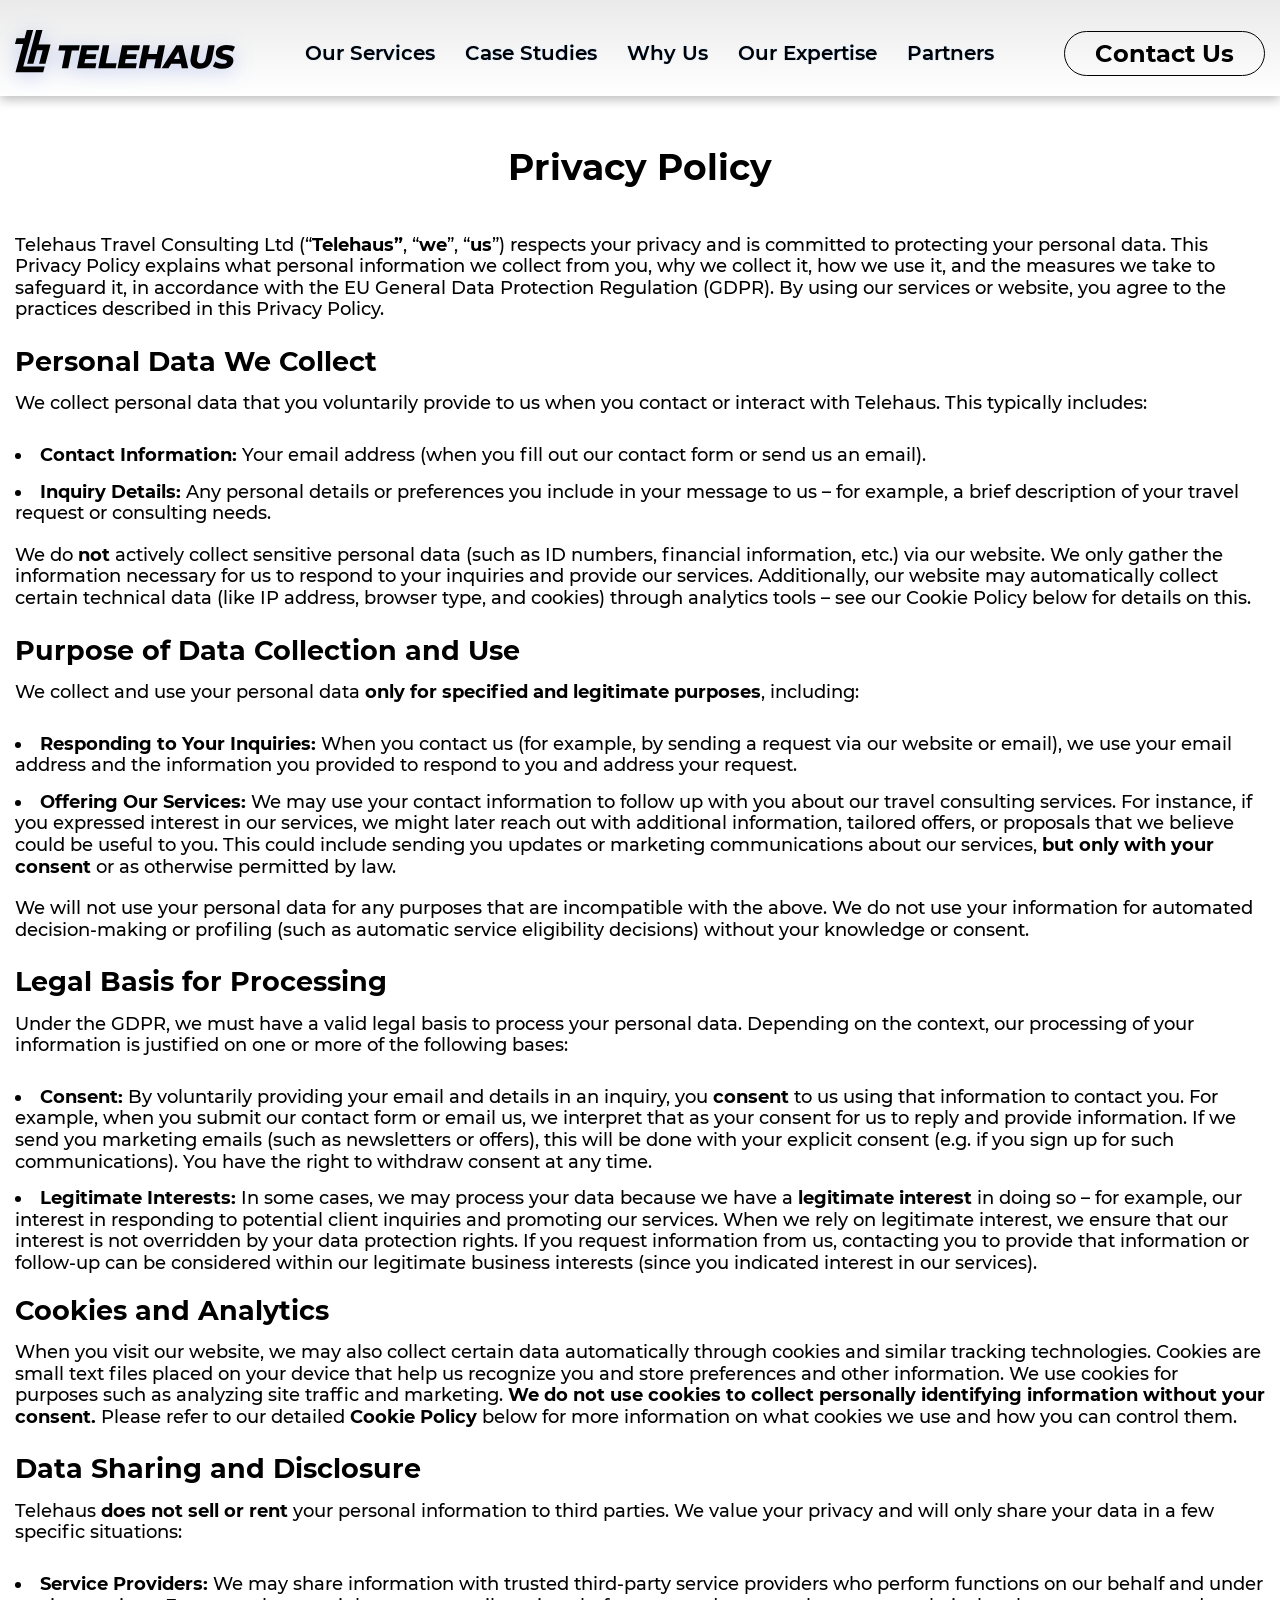
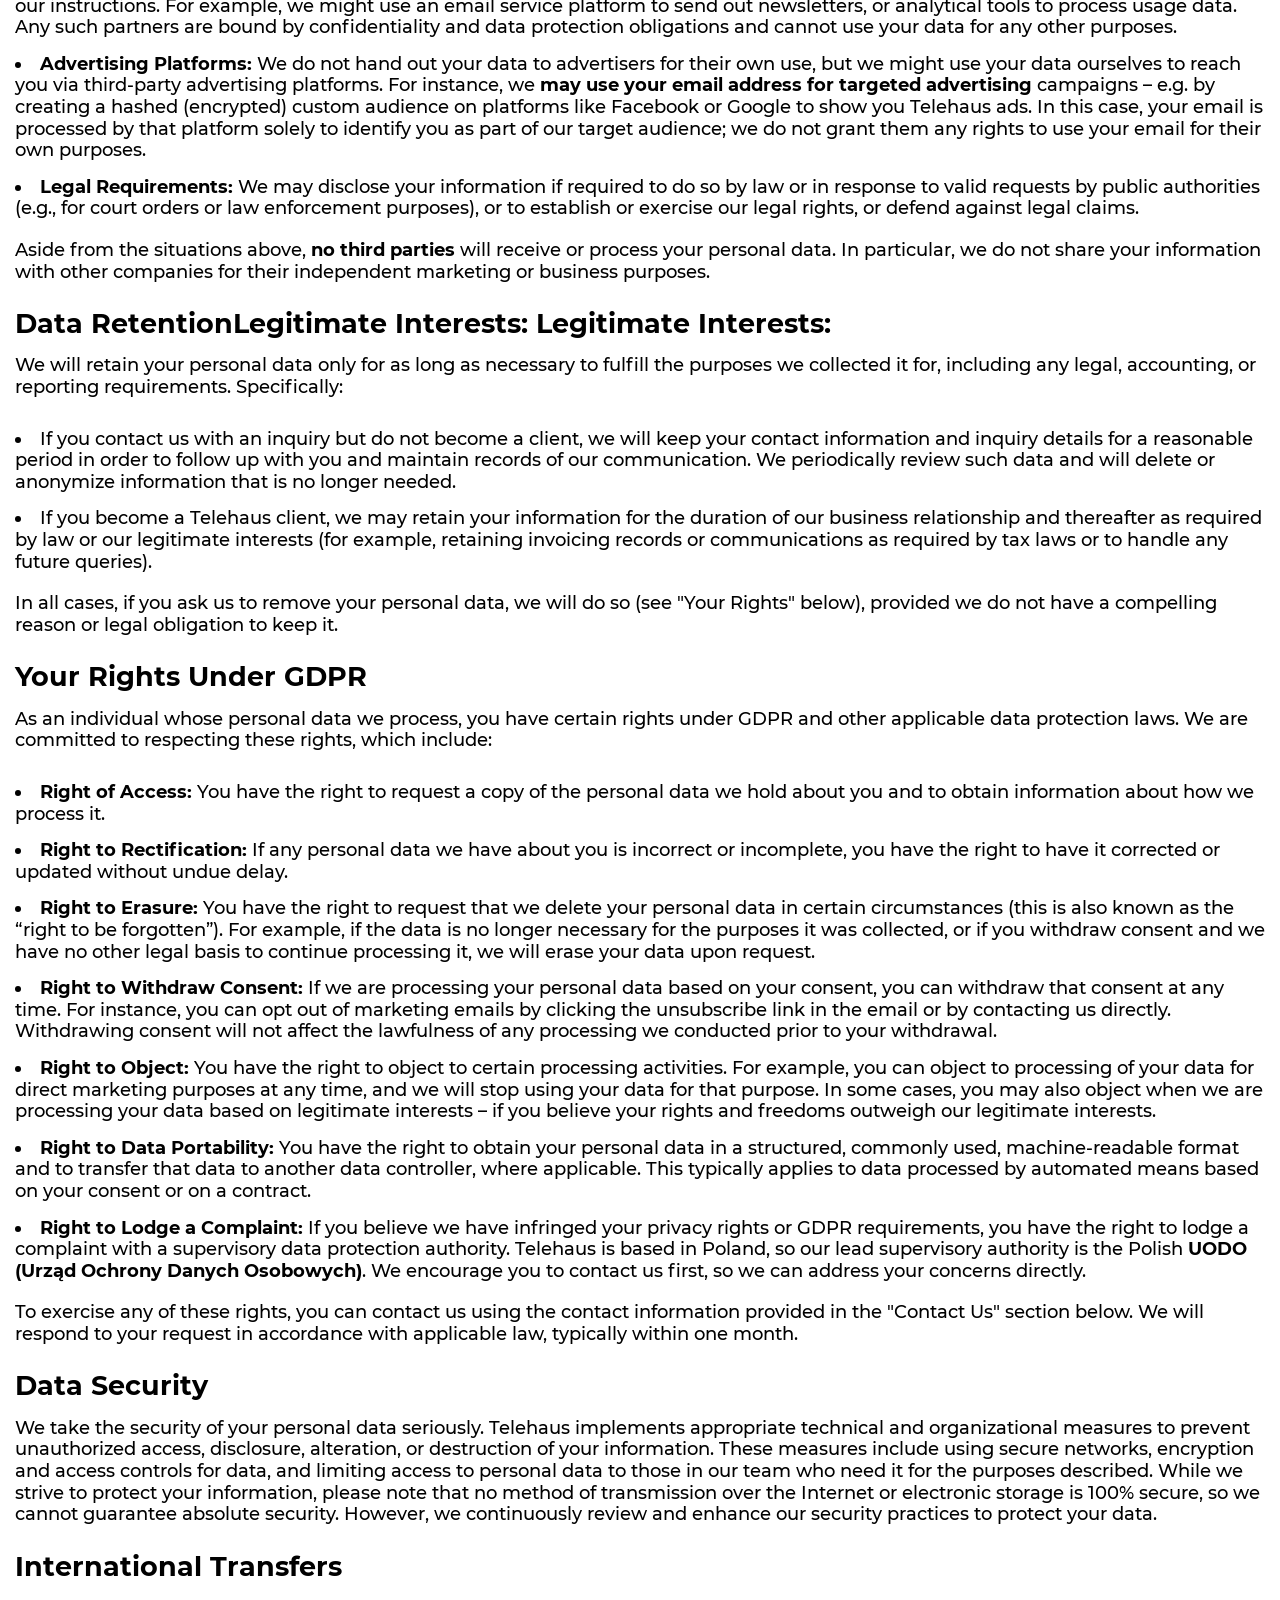
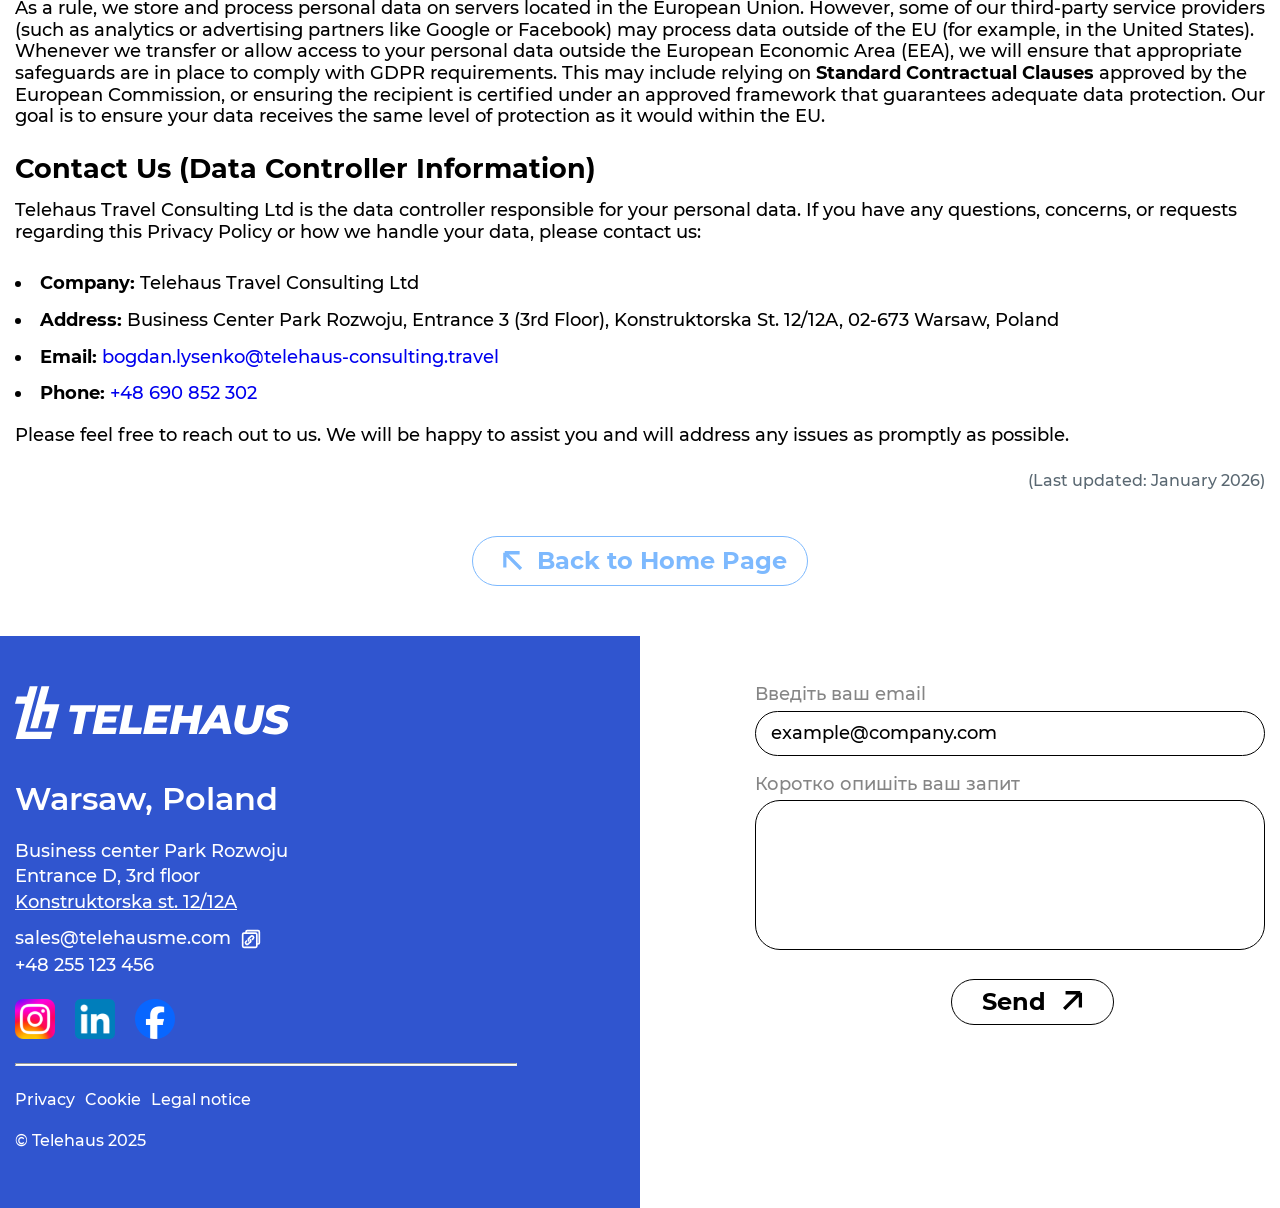
<file: privacy/index.html>
<!DOCTYPE html>
<html lang="en">
  <head>
    <meta charset="UTF-8" />
    <meta http-equiv="X-UA-Compatible" content="IE=edge" />
    <meta name="viewport" content="width=device-width, initial-scale=1.0" />
    <title>Document</title>
    <link rel="shortcut icon" type="image/ico" href="../assets/img/favicon.svg" />

    <link rel="stylesheet" href="../assets/css/normalize.css" />
    <link rel="stylesheet" href="../assets/css/policy.css" />
  </head>
  <body>
    <svg class="sprite" style="display: none">
      <symbol viewBox="0 0 17 17" fill="none" xmlns="http://www.w3.org/2000/svg" id="arrow-btn">
        <path d="M1.06055 15.9L15.4605 1.5M15.4605 1.5H2.26056M15.4605 1.5V14.7" stroke-width="3" />
      </symbol>
    </svg>

    <header class="header fixed">
      <div class="wrapper">
        <a href="../" class="logo">
          <img class="logo__img" src="../assets/img/logo-dark.svg" alt="Logo img" width="220" />
        </a>
        <nav class="nav">
          <ol class="nav__list list-reset">
            <li class="nav__item">
              <a href="../#about" class="nav__link">Our Services</a>
            </li>
            <li class="nav__item">
              <a href="../#projects" class="nav__link">Case Studies</a>
            </li>
            <li class="nav__item">
              <a href="../#why" class="nav__link">Why Us</a>
            </li>
            <li class="nav__item">
              <a href="../#portfolio" class="nav__link">Our Expertise</a>
            </li>
            <li class="nav__item">
              <a href="../#partners" class="nav__link">Partners</a>
            </li>
          </ol>
          <a href="#form" class="btn nav__btn btn-reset">Contact Us</a>
        </nav>
        <a href="#form" class="btn btn-lg btn-reset">Contact Us</a>
        <button class="burger btn-reset" aria-label="Відкрити меню">
          <span class="burger__line" aria-hidden="true"></span>
          <span class="burger__line" aria-hidden="true"></span>
          <span class="burger__line" aria-hidden="true"></span>
        </button>
        <span class="overlay"></span>
      </div>
    </header>

    <main>
      <section class="policy">
        <div class="wrapper">
          <h1>Privacy Policy</h1>
          <p>
            Telehaus Travel Consulting Ltd (“<strong>Telehaus”</strong>, “<strong>we</strong>”, “<strong>us</strong>”) respects your privacy
            and is committed to protecting your personal data. This Privacy Policy explains what personal information we collect from you,
            why we collect it, how we use it, and the measures we take to safeguard it, in accordance with the EU General Data Protection
            Regulation (GDPR). By using our services or website, you agree to the practices described in this Privacy Policy.
          </p>
          <h2>Personal Data We Collect</h2>
          <p>
            We collect personal data that you voluntarily provide to us when you contact or interact with Telehaus. This typically includes:
          </p>
          <ul>
            <li><b>Contact Information:</b> Your email address (when you fill out our contact form or send us an email).</li>
            <li>
              <b>Inquiry Details:</b> Any personal details or preferences you include in your message to us – for example, a brief
              description of your travel request or consulting needs.
            </li>
          </ul>
          <p>
            We do <b>not</b> actively collect sensitive personal data (such as ID numbers, financial information, etc.) via our website. We
            only gather the information necessary for us to respond to your inquiries and provide our services. Additionally, our website
            may automatically collect certain technical data (like IP address, browser type, and cookies) through analytics tools – see our
            Cookie Policy below for details on this.
          </p>
          <h2>Purpose of Data Collection and Use</h2>
          <p>We collect and use your personal data <b>only for specified and legitimate purposes</b>, including:</p>
          <ul>
            <li>
              <b>Responding to Your Inquiries:</b> When you contact us (for example, by sending a request via our website or email), we use
              your email address and the information you provided to respond to you and address your request.
            </li>
            <li>
              <b>Offering Our Services:</b> We may use your contact information to follow up with you about our travel consulting services.
              For instance, if you expressed interest in our services, we might later reach out with additional information, tailored
              offers, or proposals that we believe could be useful to you. This could include sending you updates or marketing
              communications about our services, <b>but only with your consent</b> or as otherwise permitted by law.
            </li>
          </ul>
          <p>
            We will not use your personal data for any purposes that are incompatible with the above. We do not use your information for
            automated decision-making or profiling (such as automatic service eligibility decisions) without your knowledge or consent.
          </p>
          <h2>Legal Basis for Processing</h2>
          <p>
            Under the GDPR, we must have a valid legal basis to process your personal data. Depending on the context, our processing of your
            information is justified on one or more of the following bases:
          </p>
          <ul>
            <li>
              <b>Consent:</b> By voluntarily providing your email and details in an inquiry, you <b>consent</b> to us using that information
              to contact you. For example, when you submit our contact form or email us, we interpret that as your consent for us to reply
              and provide information. If we send you marketing emails (such as newsletters or offers), this will be done with your explicit
              consent (e.g. if you sign up for such communications). You have the right to withdraw consent at any time.
            </li>
            <li>
              <b>Legitimate Interests:</b> In some cases, we may process your data because we have a <b>legitimate interest</b> in doing so
              – for example, our interest in responding to potential client inquiries and promoting our services. When we rely on legitimate
              interest, we ensure that our interest is not overridden by your data protection rights. If you request information from us,
              contacting you to provide that information or follow-up can be considered within our legitimate business interests (since you
              indicated interest in our services).
            </li>
          </ul>
          <h2>Cookies and Analytics</h2>
          <p>
            When you visit our website, we may also collect certain data automatically through cookies and similar tracking technologies.
            Cookies are small text files placed on your device that help us recognize you and store preferences and other information. We
            use cookies for purposes such as analyzing site traffic and marketing.
            <b>We do not use cookies to collect personally identifying information without your consent.</b> Please refer to our detailed
            <b>Cookie Policy</b> below for more information on what cookies we use and how you can control them.
          </p>
          <h2>Data Sharing and Disclosure</h2>
          <p>
            Telehaus <b>does not sell or rent</b> your personal information to third parties. We value your privacy and will only share your
            data in a few specific situations:
          </p>
          <ul>
            <li>
              <b>Service Providers:</b> We may share information with trusted third-party service providers who perform functions on our
              behalf and under our instructions. For example, we might use an email service platform to send out newsletters, or analytical
              tools to process usage data. Any such partners are bound by confidentiality and data protection obligations and cannot use
              your data for any other purposes.
            </li>
            <li>
              <b>Advertising Platforms:</b> We do not hand out your data to advertisers for their own use, but we might use your data
              ourselves to reach you via third-party advertising platforms. For instance, we
              <b>may use your email address for targeted advertising</b> campaigns – e.g. by creating a hashed (encrypted) custom audience
              on platforms like Facebook or Google to show you Telehaus ads. In this case, your email is processed by that platform solely
              to identify you as part of our target audience; we do not grant them any rights to use your email for their own purposes.
            </li>
            <li>
              <b>Legal Requirements:</b> We may disclose your information if required to do so by law or in response to valid requests by
              public authorities (e.g., for court orders or law enforcement purposes), or to establish or exercise our legal rights, or
              defend against legal claims.
            </li>
          </ul>
          <p>
            Aside from the situations above, <b>no third parties</b> will receive or process your personal data. In particular, we do not
            share your information with other companies for their independent marketing or business purposes.
          </p>
          <h2>Data RetentionLegitimate Interests: Legitimate Interests:</h2>
          <p>
            We will retain your personal data only for as long as necessary to fulfill the purposes we collected it for, including any
            legal, accounting, or reporting requirements. Specifically:
          </p>
          <ul>
            <li>
              If you contact us with an inquiry but do not become a client, we will keep your contact information and inquiry details for a
              reasonable period in order to follow up with you and maintain records of our communication. We periodically review such data
              and will delete or anonymize information that is no longer needed.
            </li>
            <li>
              If you become a Telehaus client, we may retain your information for the duration of our business relationship and thereafter
              as required by law or our legitimate interests (for example, retaining invoicing records or communications as required by tax
              laws or to handle any future queries).
            </li>
          </ul>
          <p>
            In all cases, if you ask us to remove your personal data, we will do so (see "Your Rights" below), provided we do not have a
            compelling reason or legal obligation to keep it.
          </p>
          <h2>Your Rights Under GDPR</h2>
          <p>
            As an individual whose personal data we process, you have certain rights under GDPR and other applicable data protection laws.
            We are committed to respecting these rights, which include:
          </p>
          <ul>
            <li>
              <b>Right of Access:</b> You have the right to request a copy of the personal data we hold about you and to obtain information
              about how we process it.
            </li>
            <li>
              <b>Right to Rectification:</b> If any personal data we have about you is incorrect or incomplete, you have the right to have
              it corrected or updated without undue delay.
            </li>
            <li>
              <b>Right to Erasure:</b> You have the right to request that we delete your personal data in certain circumstances (this is
              also known as the “right to be forgotten”). For example, if the data is no longer necessary for the purposes it was collected,
              or if you withdraw consent and we have no other legal basis to continue processing it, we will erase your data upon request.
            </li>
            <li>
              <b>Right to Withdraw Consent:</b> If we are processing your personal data based on your consent, you can withdraw that consent
              at any time. For instance, you can opt out of marketing emails by clicking the unsubscribe link in the email or by contacting
              us directly. Withdrawing consent will not affect the lawfulness of any processing we conducted prior to your withdrawal.
            </li>
            <li>
              <b>Right to Object:</b> You have the right to object to certain processing activities. For example, you can object to
              processing of your data for direct marketing purposes at any time, and we will stop using your data for that purpose. In some
              cases, you may also object when we are processing your data based on legitimate interests – if you believe your rights and
              freedoms outweigh our legitimate interests.
            </li>
            <li>
              <b>Right to Data Portability:</b> You have the right to obtain your personal data in a structured, commonly used,
              machine-readable format and to transfer that data to another data controller, where applicable. This typically applies to data
              processed by automated means based on your consent or on a contract.
            </li>
            <li>
              <b>Right to Lodge a Complaint:</b> If you believe we have infringed your privacy rights or GDPR requirements, you have the
              right to lodge a complaint with a supervisory data protection authority. Telehaus is based in Poland, so our lead supervisory
              authority is the Polish <b>UODO (Urząd Ochrony Danych Osobowych)</b>. We encourage you to contact us first, so we can address
              your concerns directly.
            </li>
          </ul>
          <p>
            To exercise any of these rights, you can contact us using the contact information provided in the "Contact Us" section below. We
            will respond to your request in accordance with applicable law, typically within one month.
          </p>
          <h2>Data Security</h2>
          <p>
            We take the security of your personal data seriously. Telehaus implements appropriate technical and organizational measures to
            prevent unauthorized access, disclosure, alteration, or destruction of your information. These measures include using secure
            networks, encryption and access controls for data, and limiting access to personal data to those in our team who need it for the
            purposes described. While we strive to protect your information, please note that no method of transmission over the Internet or
            electronic storage is 100% secure, so we cannot guarantee absolute security. However, we continuously review and enhance our
            security practices to protect your data.
          </p>
          <h2>International Transfers</h2>
          <p>
            As a rule, we store and process personal data on servers located in the European Union. However, some of our third-party service
            providers (such as analytics or advertising partners like Google or Facebook) may process data outside of the EU (for example,
            in the United States). Whenever we transfer or allow access to your personal data outside the European Economic Area (EEA), we
            will ensure that appropriate safeguards are in place to comply with GDPR requirements. This may include relying on
            <b>Standard Contractual Clauses</b> approved by the European Commission, or ensuring the recipient is certified under an
            approved framework that guarantees adequate data protection. Our goal is to ensure your data receives the same level of
            protection as it would within the EU.
          </p>
          <h2>Contact Us (Data Controller Information)</h2>
          <p>
            Telehaus Travel Consulting Ltd is the data controller responsible for your personal data. If you have any questions, concerns,
            or requests regarding this Privacy Policy or how we handle your data, please contact us:
          </p>
          <ul>
            <li><b>Company:</b> Telehaus Travel Consulting Ltd</li>
            <li><b>Address:</b> Business Center Park Rozwoju, Entrance 3 (3rd Floor), Konstruktorska St. 12/12A, 02-673 Warsaw, Poland</li>
            <li>
              <b>Email:</b>
              <a href="mailto:bogdan.lysenko@telehaus-consulting.travel" class="btn-reset">bogdan.lysenko@telehaus-consulting.travel</a>
            </li>
            <li><b>Phone:</b> <a href="tel:+48690852302" class="btn-reset">+48 690 852 302</a></li>
          </ul>
          <p>Please feel free to reach out to us. We will be happy to assist you and will address any issues as promptly as possible.</p>
          <p class="date">(Last updated: January 2026)</p>
          <a class="btn btn-fill btn-reverse btn-reset" href="/">
            <svg class="btn__icon" aria-hidden="true">
              <use xlink:href="#arrow-btn"></use>
            </svg>
            <span class="btn-text">Back to Home Page</span>
          </a>
        </div>
      </section>
    </main>

    <footer class="request" id="form">
      <div class="wrapper">
        <div class="request__contacts">
          <a href="../" class="logo btn-reset">
            <img class="contacts__logo" src="../assets/img/logo.svg" alt="Logo" width="275" height="54" />
          </a>
          <h2 class="contacts__title">Warsaw, Poland</h2>
          <div class="address">
            <p>Business center Park Rozwoju</p>
            <p>Entrance D, 3rd floor</p>
            <a href="https://maps.app.goo.gl/mMJwZ7mz5mBAdVBy7" class="address__link btn-reset" target="_blank" rel="noopener noreferrer"
              >Konstruktorska st. 12/12A</a
            >
            <div class="address__email">
              <a href="mailto:sales@telehausme.com?subject=Mail%20from%20Telehausme" class="contacts__email btn-reset"
                >sales@telehausme.com</a
              >
              <span class="link-icon" aria-label="Копіювати e-mail"></span>
            </div>
            <a href="tel:+48255123456" class="address__number btn-reset">+48 255 123 456</a>
          </div>
          <ul class="contacts__social list-reset">
            <li class="social__item">
              <a
                href="https://www.instagram.com/telehaus_meetings_events/"
                class="social__link social__link_ig"
                target="_blank"
                rel="noopener noreferrer"
                aria-label="Перейти до Instagram"
                title="Instagram"
              ></a>
            </li>
            <li class="social__item">
              <a
                href="https://www.linkedin.com/company/telehaus-meetings-events/"
                class="social__link social__link_in"
                target="_blank"
                rel="noopener noreferrer"
                aria-label="Перейти до LinkedIn"
                title="LinkedIn"
              ></a>
            </li>
            <li class="social__item">
              <a
                href="https://www.facebook.com/profile.php?id=61583158618046"
                class="social__link social__link_fb"
                target="_blank"
                rel="noopener noreferrer"
                aria-label="Перейти до Facebook"
                title="Facebook"
              ></a>
            </li>
          </ul>
          <hr class="contacts__line" />
          <div class="policy">
            <a href="./" class="policy__link btn-reset" target="_blank" rel="noopener noreferrer">Privacy</a>
            <a href="/cookie/" class="policy__link btn-reset" target="_blank" rel="noopener noreferrer">Cookie</a>
            <a href="/legal/" class="policy__link btn-reset" target="_blank" rel="noopener noreferrer">Legal notice</a>
          </div>
          <p class="contacts__copy">&copy; Telehaus 2025</p>
        </div>
        <form class="request__form" method="post">
          <div class="form__row">
            <label for="email">Введіть ваш email</label>
            <input name="E-mail" type="email" id="email" placeholder="example@company.com" data-validate-field="email" autocomplete="off" />
          </div>
          <div class="form__row">
            <label for="descr">Коротко опишіть ваш запит</label>
            <textarea name="Опис" id="descr" cols="30" rows="4"></textarea>
          </div>
          <div class="form__btns">
            <button class="btn btn-dark form__btn btn-reset" type="submit">
              Send
              <svg class="btn__icon" aria-hidden="true">
                <use xlink:href="#arrow-btn"></use>
              </svg>
            </button>
          </div>
        </form>
      </div>
    </footer>

    <script src="../assets/js/lib/inputmask.min.js"></script>
    <script src="../assets/js/lib/just-validate.min.js"></script>
    <script src="../assets/js/fixed-header.js"></script>
    <script src="../assets/js/burger.js"></script>
    <script src="../assets/js/links.js"></script>
    <script src="../assets/js/form.js"></script>
    <script src="../assets/js/mail-link.js"></script>
  </body>
</html>
</file>
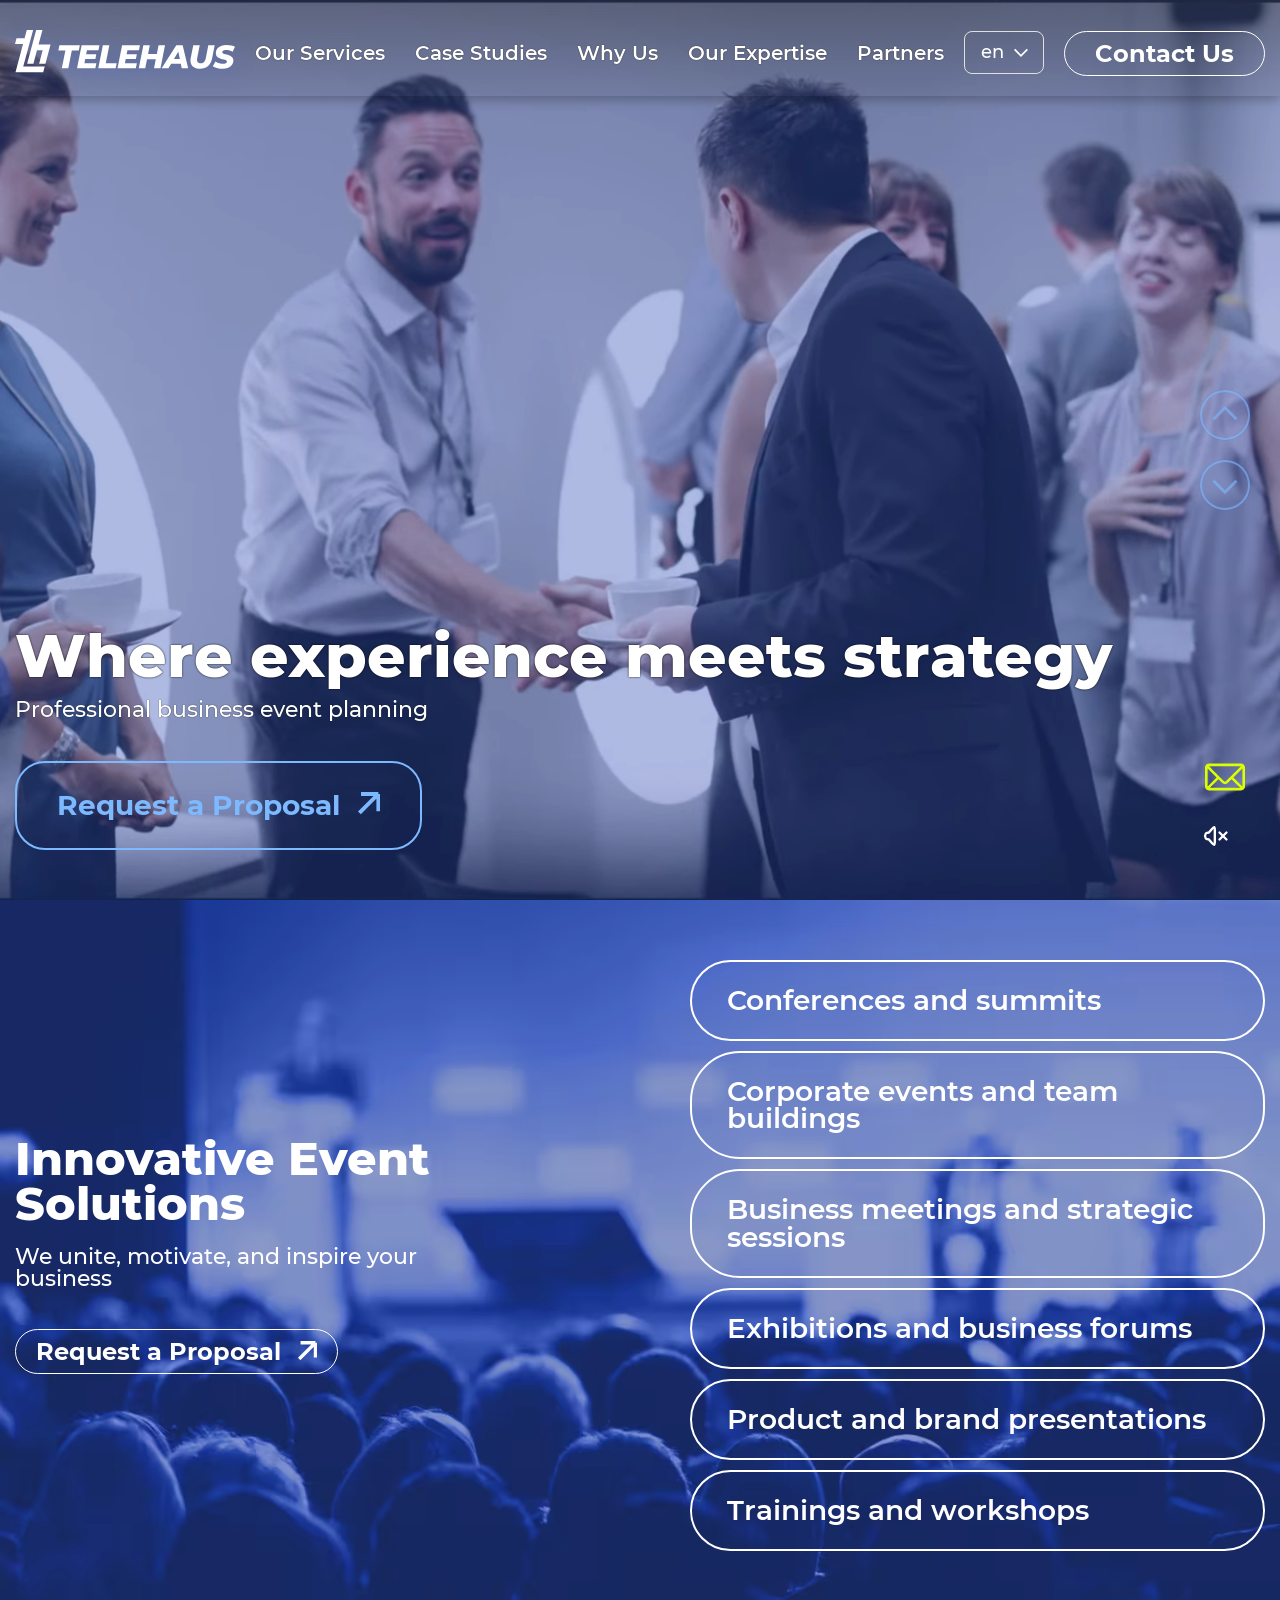
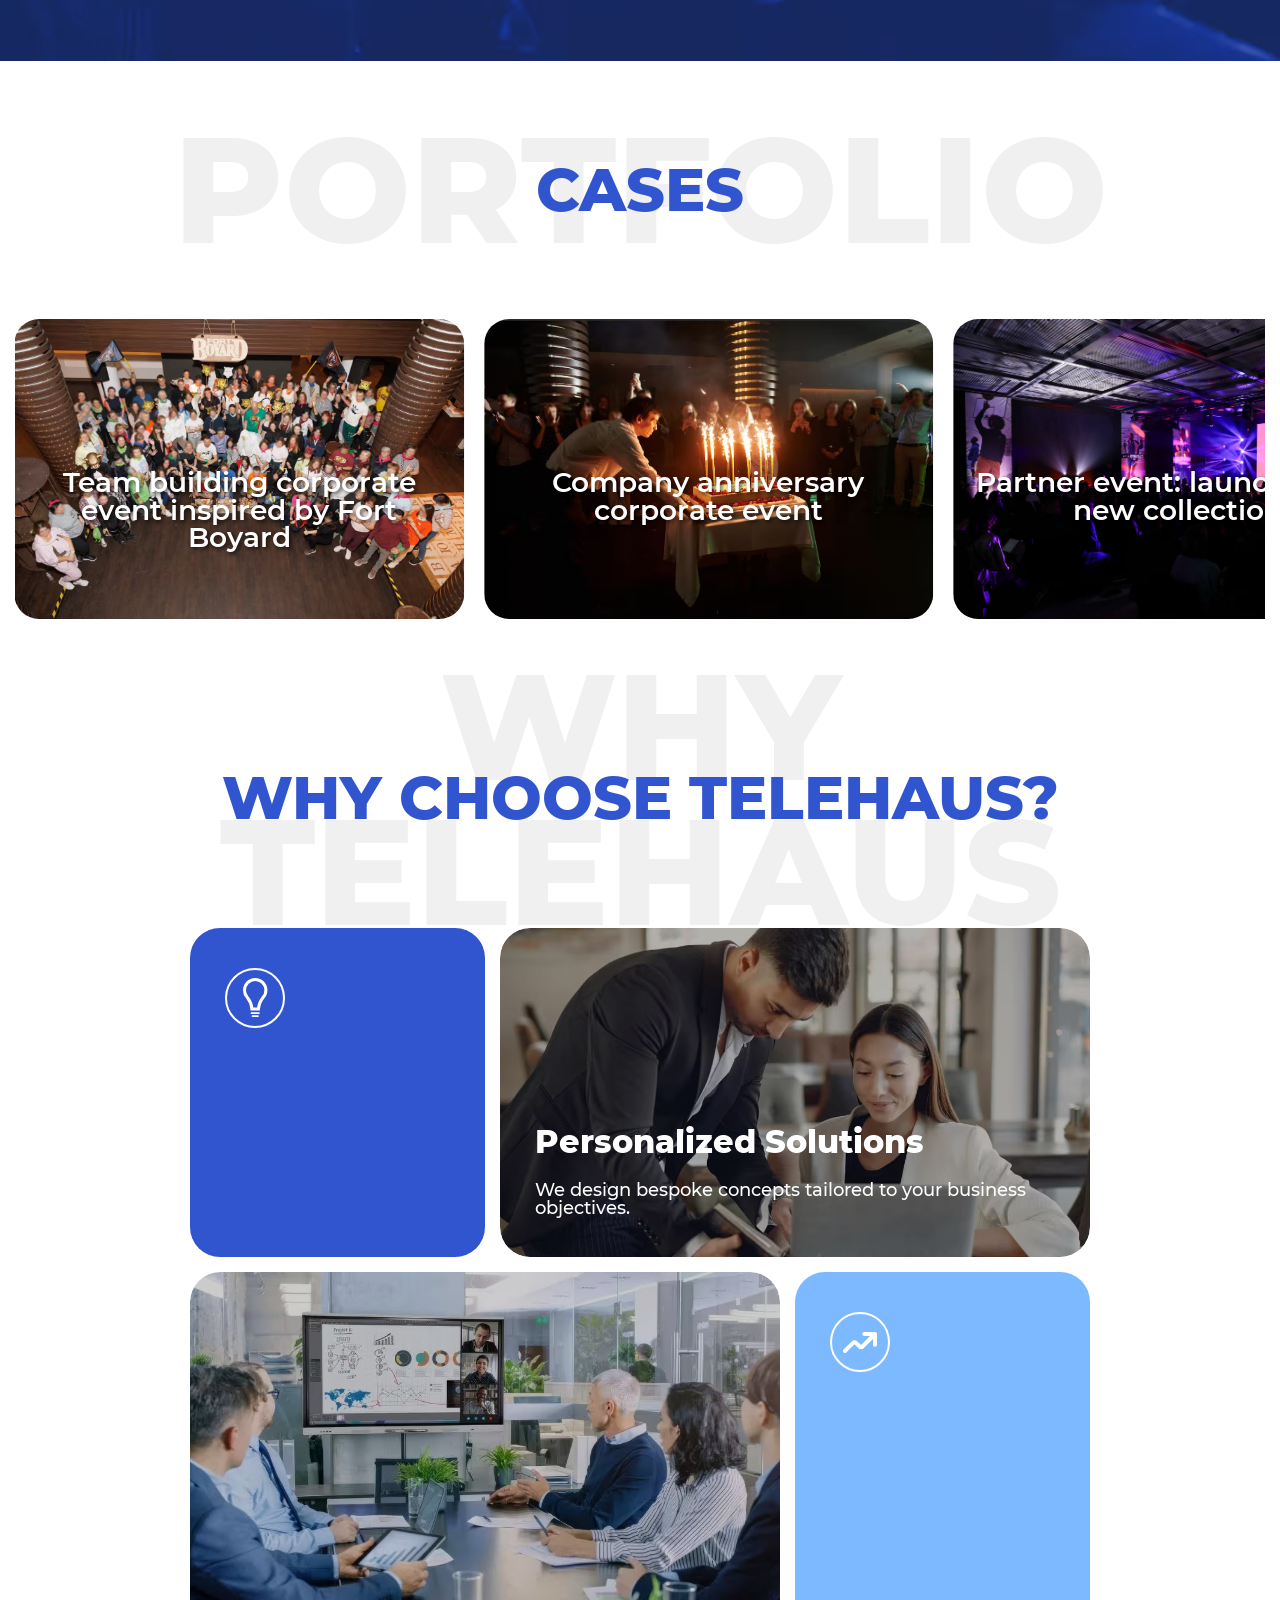
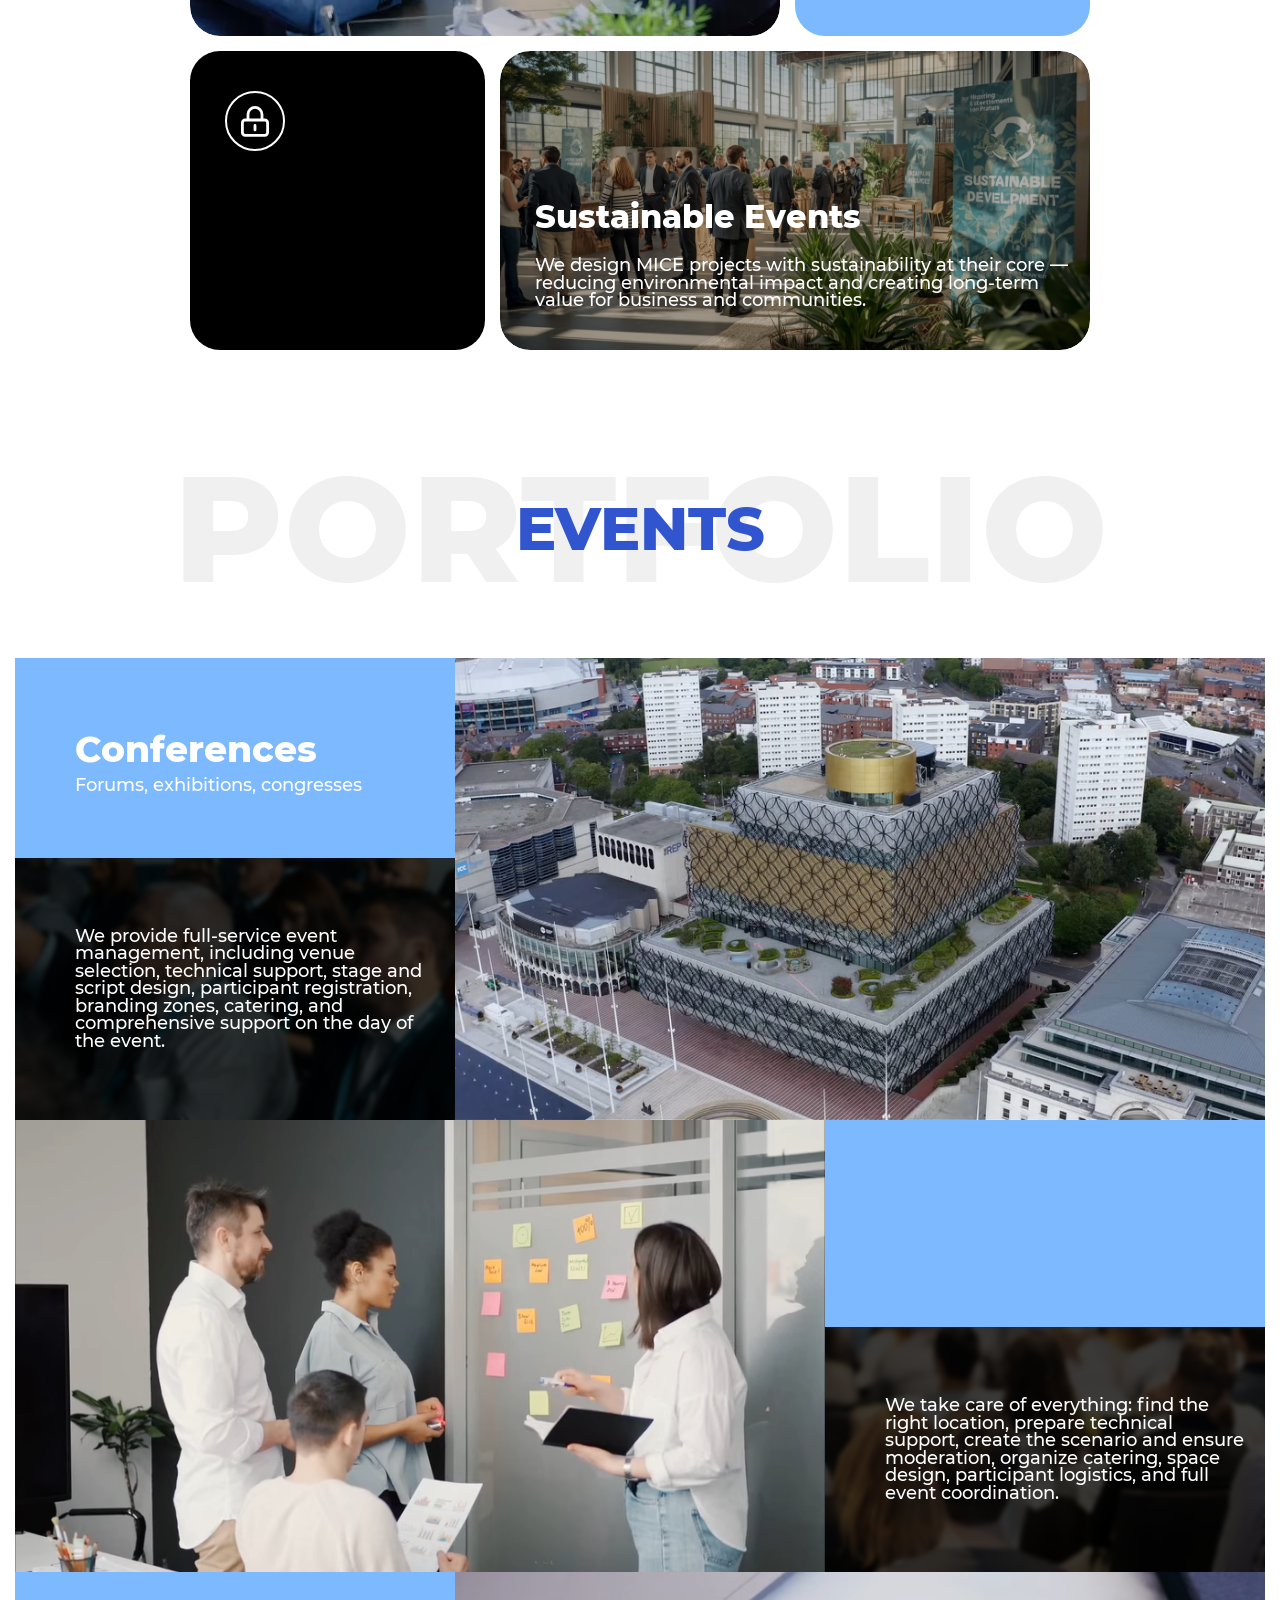
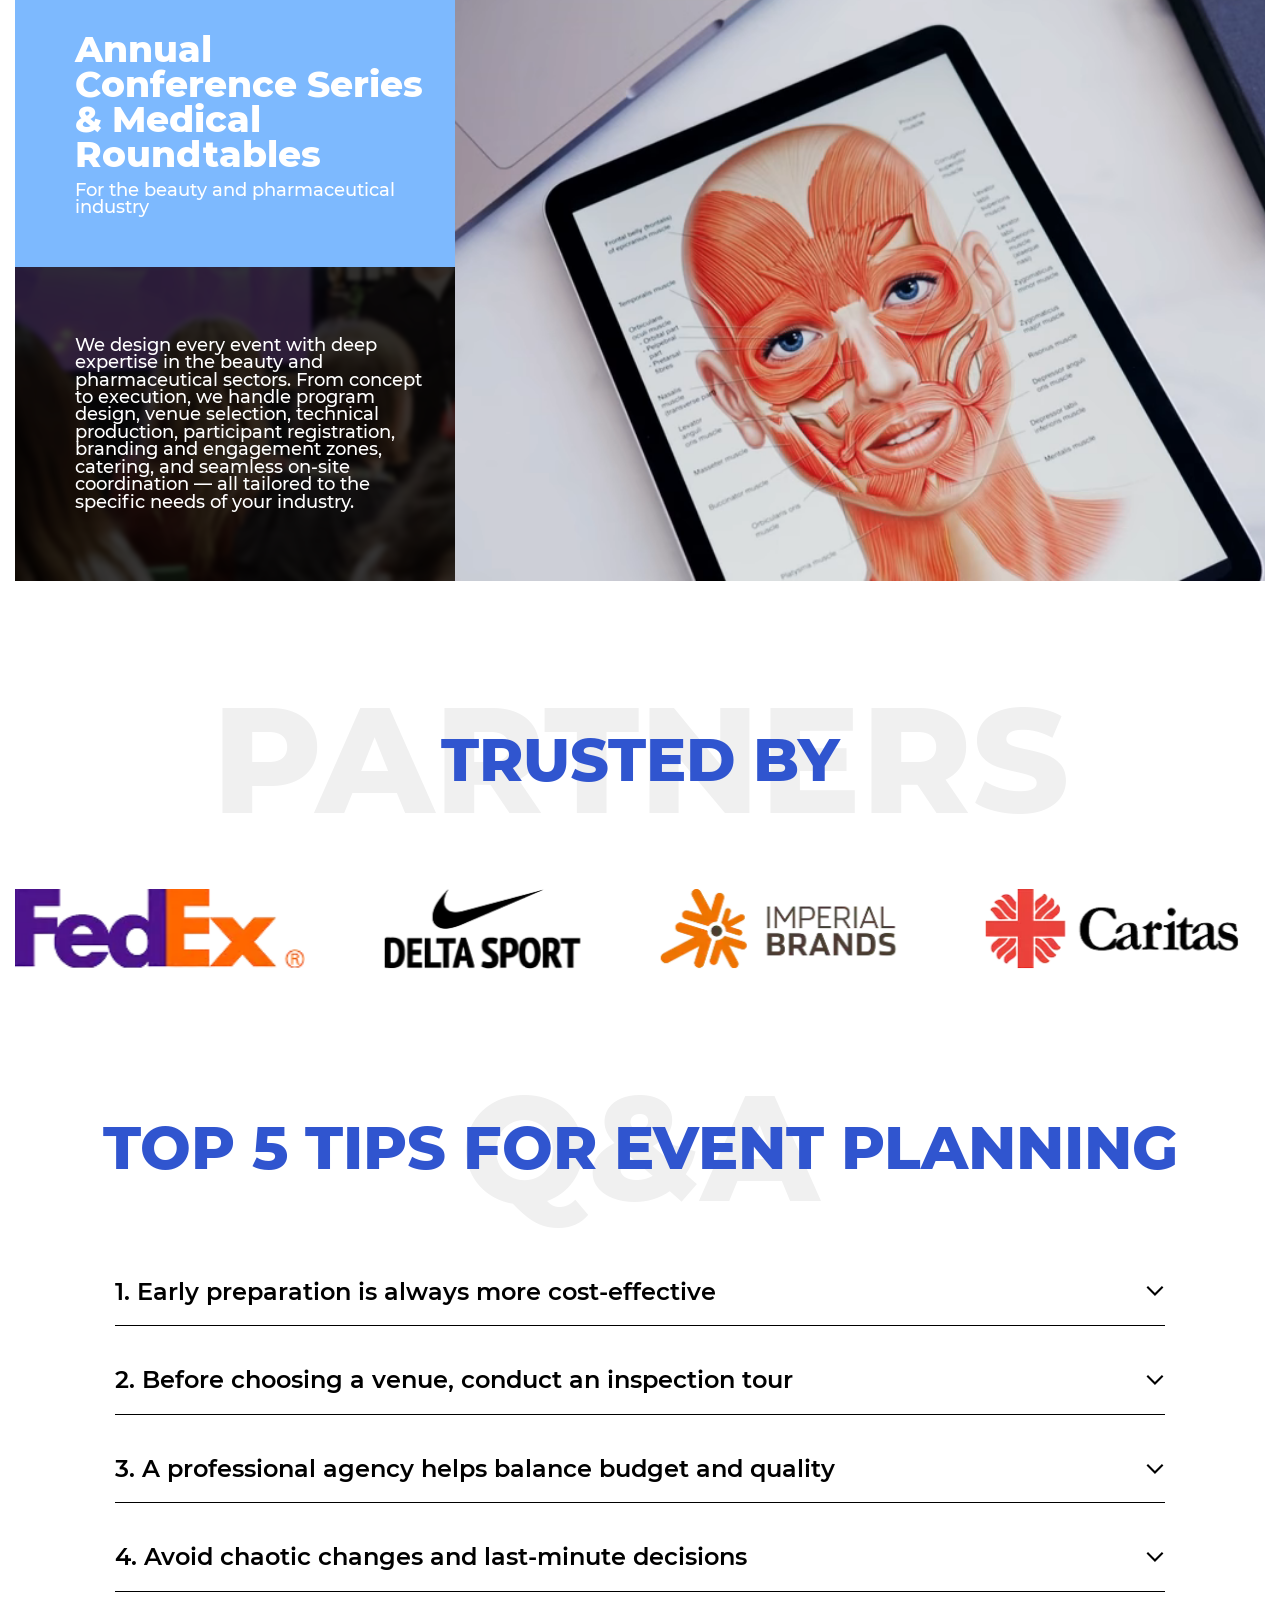
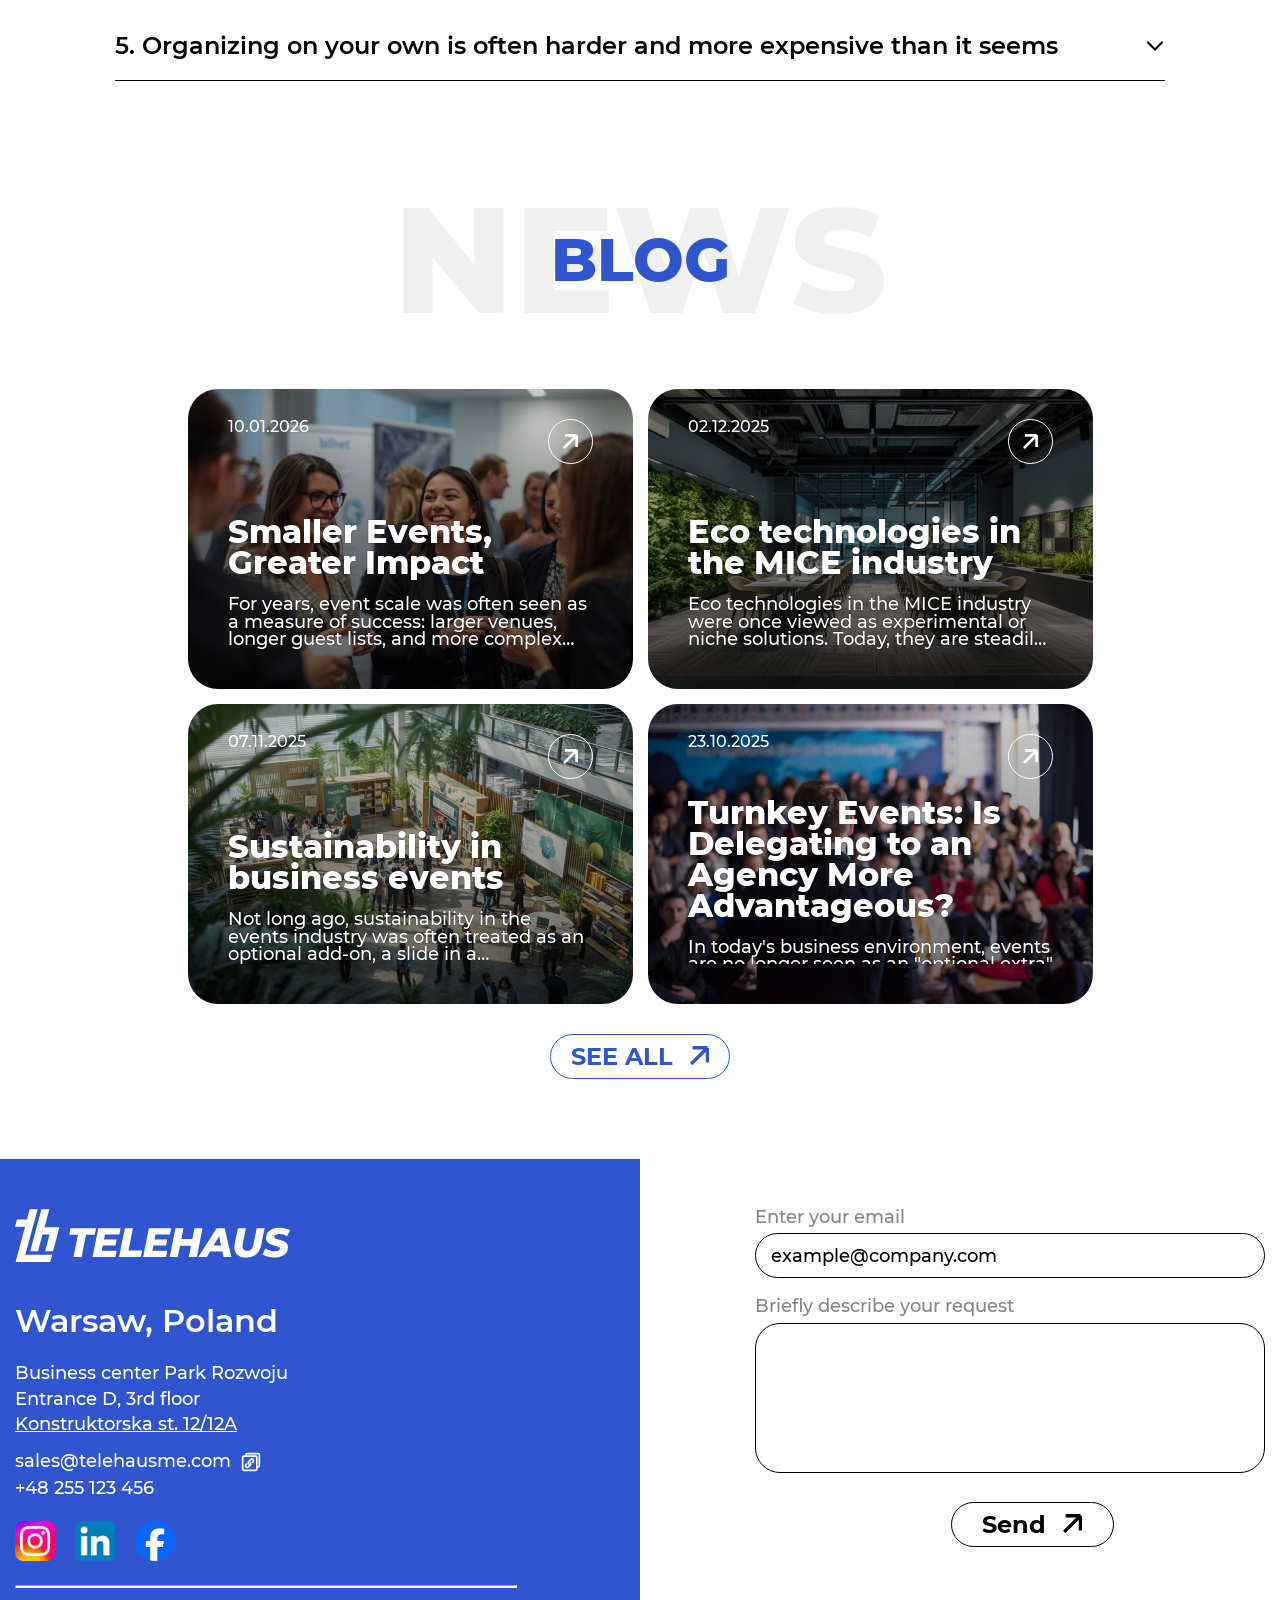
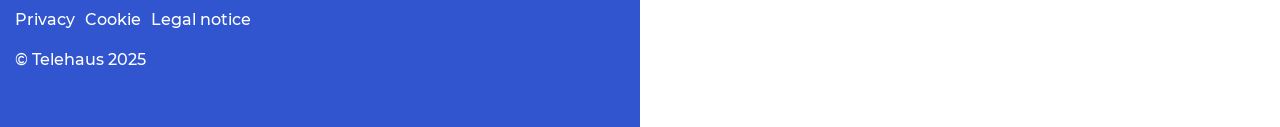
<file: ua/index.html>
<!DOCTYPE html>
<html lang="uk">
  <head>
    <meta charset="UTF-8" />
    <meta http-equiv="X-UA-Compatible" content="IE=edge" />
    <meta name="viewport" content="width=device-width, initial-scale=1.0" />
    <meta
      name="description"
      content="Telehaus — corporate events & MICE in Europe. Strategy, production, logistics, and execution end-to-end"
    />
    <title>Telehaus</title>
    <link rel="shortcut icon" type="image/ico" href="/assets/img/favicon.svg" />

    <link rel="preload" href="/assets/img/poster.avif" as="image" type="image/avif" fetchpriority="high" />
    <link rel="preload" href="/assets/fonts/Montserrat-Medium.woff2" as="font" type="font/woff2" crossorigin />
    <link rel="preload" href="/assets/fonts/Montserrat-SemiBold.woff2" as="font" type="font/woff2" crossorigin />

    <link rel="stylesheet" href="/assets/css/normalize.css" />
    <link rel="stylesheet" href="/assets/css/lib/splide.min.css" />
    <link rel="stylesheet" href="/assets/css/style.css" />
  </head>
  <body>
    <svg class="sprite" style="display: none">
      <symbol viewBox="0 0 17 17" fill="none" xmlns="http://www.w3.org/2000/svg" id="arrow-btn">
        <path d="M1.06055 15.9L15.4605 1.5M15.4605 1.5H2.26056M15.4605 1.5V14.7" stroke-width="3" />
      </symbol>
      <symbol viewBox="0 0 22 13" fill="none" xmlns="http://www.w3.org/2000/svg" id="arrow">
        <path d="M0.957031 0.957031L10.957 10.957L20.957 0.957031" stroke-width="2.70667" />
      </symbol>
    </svg>

    <header class="header fixed">
      <div class="wrapper">
        <a href="./" class="logo">
          <img class="logo__img" src="../assets/img/logo.svg" alt="Logo img" width="220" height="43" />
        </a>
        <nav class="nav">
          <ol class="nav__list list-reset">
            <li class="nav__item">
              <a href="#about" class="nav__link">Послуги</a>
            </li>
            <li class="nav__item">
              <a href="#projects" class="nav__link">Кейси</a>
            </li>
            <li class="nav__item">
              <a href="#why" class="nav__link">Чому ми?</a>
            </li>
            <li class="nav__item">
              <a href="#portfolio" class="nav__link">Портфоліо</a>
            </li>
            <li class="nav__item">
              <a href="#partners" class="nav__link">Партнери</a>
            </li>
          </ol>
          <a href="#form" class="btn nav__btn btn-reset">Контакти</a>
        </nav>
        <div class="header__btns">
          <div class="custom-select">
            <div class="select-trigger">
              <span class="select-text placeholder">ua</span>
              <svg class="select-arrow" aria-hidden="true">
                <use xlink:href="#arrow"></use>
              </svg>
            </div>
            <div class="select-options">
              <div class="select-option" data-value="en">en</div>
              <div class="select-option" data-value="pl">pl</div>
              <div class="select-option" data-value="ua">ua</div>
            </div>
          </div>
          <a href="#form" class="btn btn-lg btn-reset">Контакти</a>
        </div>
        <button class="burger btn-reset" aria-label="Відкрити меню">
          <span class="burger__line" aria-hidden="true"></span>
          <span class="burger__line" aria-hidden="true"></span>
          <span class="burger__line" aria-hidden="true"></span>
        </button>
        <span class="overlay"></span>
      </div>
    </header>

    <main>
      <section class="banner">
        <video class="banner__video-bg" poster="/assets/img/poster.avif" autoplay muted loop playsinline>
          <source src="/assets/video/banner.webm" type="video/webm" />
          <source src="/assets/video/banner.mp4" type="video/mp4" />
          Ваш браузер не підтримує відео.
        </video>
        <button class="banner__sound btn-reset" aria-label="Увімкнути звук"></button>
        <div class="wrapper">
          <h1 class="banner__title">Там, де досвід зустрічається зі стратегією</h1>
          <p class="banner__subtitle">Професійне планування та проведення бізнес подій</p>
          <div class="banner__links">
            <a href="#form" class="btn btn-fill btn-reset"
              >Надіслати запит
              <svg class="btn__icon" aria-hidden="true">
                <use xlink:href="#arrow-btn"></use>
              </svg>
            </a>
          </div>
        </div>
      </section>

      <section class="about" id="about">
        <div class="wrapper">
          <div class="innovation">
            <h2 class="innovation__title">Інноваційні рішення для&nbsp;заходів</h2>
            <p class="innovation__subtitle">Об'єднуємо, мотивуємо і&nbsp;надихаємо ваш&nbsp;бізнес</p>
            <a href="#form" class="btn btn-reset"
              >Надіслати запит
              <svg class="btn__icon" aria-hidden="true">
                <use xlink:href="#arrow-btn"></use>
              </svg>
            </a>
          </div>
          <div class="options animation">
            <p class="options__item">Конференції та саміти</p>
            <p class="options__item">Корпоративні події та&nbsp;тімбілдинги</p>
            <p class="options__item">Бізнес зустрічі та&nbsp;стратегічні сесії</p>
            <p class="options__item">Виставки та бізнес-форуми</p>
            <p class="options__item">Презентації продуктів та&nbsp;брендів</p>
            <p class="options__item">Тренінги та воркшопи</p>
          </div>
        </div>
      </section>

      <section class="project" id="projects">
        <div class="wrapper">
          <div class="title">
            <h2 class="title__text">КЕЙСИ</h2>
            <p class="title__subtext">ПОРТФОЛІО</p>
          </div>
          <div class="marquee marquee-projects splide">
            <div class="marquee__content splide__track">
              <div class="marquee__line splide__list">
                <div class="marquee__item splide__slide">
                  <img src="/assets/img/projects/1.avif" alt="..." />
                  <span class="marquee__text">Корпоративний тімбілдинг у стилі "Форд Боярд"</span>
                </div>
                <div class="marquee__item splide__slide">
                  <img src="/assets/img/projects/2.avif" alt="..." />
                  <span class="marquee__text">Корпоративний захід "День народження компанії"</span>
                </div>
                <div class="marquee__item splide__slide">
                  <img src="/assets/img/projects/3.avif" alt="..." />
                  <span class="marquee__text">Презентація нових колекцій партнерам</span>
                </div>
                <div class="marquee__item splide__slide">
                  <img src="/assets/img/projects/4.avif" alt="..." />
                  <span class="marquee__text">World Economic Forum Annual Meeting 2025</span>
                </div>
                <div class="marquee__item splide__slide">
                  <img src="/assets/img/projects/5.avif" alt="..." />
                  <span class="marquee__text">Циклова конференція для фармацевтичної компанії</span>
                </div>
              </div>
            </div>
          </div>
        </div>
      </section>

      <section class="why" id="why">
        <div class="wrapper">
          <div class="title">
            <h2 class="title__text">ЧОМУ ОБИРАЮТЬ TELEHAUS?</h2>
            <p class="title__subtext">ЧОМУ МИ?</p>
          </div>
          <div class="why__content">
            <div class="benefit">
              <div class="benefit__info">
                <span class="benefit__icon" aria-hidden="true"></span>
                <h3 class="benefit__title animation fadeInLeft">Досвід</h3>
                <p class="benefit__text animation fadeInLeft">Понад 10 років успішних MICE-проектів для провідних компаній.</p>
              </div>
              <div class="benefit__descr">
                <h3 class="benefit__title">Індивідуальний підхід</h3>
                <p class="benefit__text">Кожен проект унікальний, ми створюємо персоналізовані концепції.</p>
              </div>
            </div>
            <div class="benefit">
              <div class="benefit__info">
                <span class="benefit__icon" aria-hidden="true"></span>
                <h3 class="benefit__title animation fadeInRight">Інновації</h3>
                <p class="benefit__text animation fadeInRight">Застосування сучасних технологій і креативних рішень для WOW-ефекту.</p>
              </div>
              <div class="benefit__descr"></div>
            </div>
            <div class="benefit">
              <div class="benefit__info">
                <span class="benefit__icon" aria-hidden="true"></span>
                <h3 class="benefit__title animation fadeInLeft">Надійність</h3>
                <p class="benefit__text animation fadeInLeft">Чітке планування і контроль всіх етапів організації.</p>
              </div>
              <div class="benefit__descr">
                <h3 class="benefit__title">Сталий розвиток у MICE</h3>
                <p class="benefit__text">
                  Ми створюємо MICE-проєкти зі свідомим підходом: зменшуємо екологічний вплив і формуємо рішення з довгостроковою цінністю
                  для бізнесу та суспільства.
                </p>
              </div>
            </div>
          </div>
        </div>
      </section>

      <section class="portfolio" id="portfolio">
        <div class="wrapper">
          <div class="title">
            <h2 class="title__text">ПОДІЇ</h2>
            <p class="title__subtext">ПОРТФОЛІО</p>
          </div>
          <div class="portfolio__content">
            <div class="event">
              <div class="event__content">
                <div class="event__header">
                  <h3 class="event__title animation fadeInUp">Конференції</h3>
                  <p class="event__subtitle animation fadeInUp">Форуми, виставки, конгреси</p>
                </div>
                <div class="event__descr">
                  <p class="animation fadeInUp">
                    Ми беремо на себе організацію під ключ: вибір локації, технічне забезпечення, сцену та сценарій, реєстрацію учасників,
                    бренд-зони, кейтеринг та супровід у день події.
                  </p>
                </div>
              </div>
              <div class="event__player">
                <video class="event__video" autoplay muted loop playsinline loading="lazy">
                  <source src="/assets/video/portfolio/1.webm" type="video/webm" />
                  <source src="/assets/video/portfolio/1.mp4" type="video/mp4" />
                  Ваш браузер не підтримує відео.
                </video>
              </div>
            </div>
            <div class="event">
              <div class="event__content">
                <div class="event__header">
                  <h3 class="event__title animation fadeInUp">Корпоративні зустрічі</h3>
                  <p class="event__subtitle animation fadeInUp">Семінари, тренінги, тімбілдінги</p>
                </div>
                <div class="event__descr">
                  <p class="animation fadeInUp">
                    Ми подбаємо про все: знайдемо відповідну локацію, налаштуємо технічну частину, створимо сценарій і забезпечимо
                    модерацію, організуємо кейтеринг, оформлення простору, логістику учасників та повну координацію події.
                  </p>
                </div>
              </div>
              <div class="event__player">
                <video class="event__video" autoplay muted loop playsinline loading="lazy">
                  <source src="/assets/video/portfolio/2.webm" type="video/webm" />
                  <source src="/assets/video/portfolio/2.mp4" type="video/mp4" />
                  Ваш браузер не підтримує відео.
                </video>
              </div>
            </div>
            <div class="event">
              <div class="event__content">
                <div class="event__header">
                  <h3 class="event__title animation fadeInUp">Циклові конференції та круглі столи</h3>
                  <p class="event__subtitle animation fadeInUp">Для б'юті та фарм індустрії</p>
                </div>
                <div class="event__descr">
                  <p class="animation fadeInUp">
                    Ми продумуємо подію від ідеї до реалізації: створюємо концепцію, підбираємо локацію, налаштовуємо техніку, організовуємо
                    реєстрацію, бренд-зони та кейтеринг — і повністю координуємо день події.
                  </p>
                </div>
              </div>
              <div class="event__player">
                <video class="event__video" autoplay muted loop playsinline loading="lazy">
                  <source src="/assets/video/portfolio/3.webm" type="video/webm" />
                  <source src="/assets/video/portfolio/3.mp4" type="video/mp4" />
                  Ваш браузер не підтримує відео.
                </video>
              </div>
            </div>
          </div>
        </div>
      </section>

      <section class="partners" id="partners">
        <div class="wrapper">
          <div class="title">
            <h2 class="title__text">НАМ ДОВІРЯЮТЬ</h2>
            <p class="title__subtext">ПАРТНЕРИ</p>
          </div>
          <div class="marquee marquee-partners splide">
            <div class="marquee__content splide__track">
              <div class="marquee__line splide__list">
                <img class="splide__slide" src="/assets/img/partners/1.webp" alt="..." />
                <img class="splide__slide" src="/assets/img/partners/2.webp" alt="..." />
                <img class="splide__slide" src="/assets/img/partners/3.webp" alt="..." />
                <img class="splide__slide" src="/assets/img/partners/4.webp" alt="..." />
                <img class="splide__slide" src="/assets/img/partners/5.webp" alt="..." />

                <img class="splide__slide" src="/assets/img/partners/1.webp" alt="..." />
                <img class="splide__slide" src="/assets/img/partners/2.webp" alt="..." />
                <img class="splide__slide" src="/assets/img/partners/3.webp" alt="..." />
                <img class="splide__slide" src="/assets/img/partners/4.webp" alt="..." />
                <img class="splide__slide" src="/assets/img/partners/5.webp" alt="..." />
              </div>
            </div>
          </div>
        </div>
      </section>

      <section class="faq">
        <div class="wrapper">
          <div class="title">
            <h2 class="title__text">Топ 5 порад для планування події</h2>
            <p class="title__subtext">Q&A</p>
          </div>
          <div class="accordion">
            <div class="accordion__item">
              <button class="accordion__btn btn-reset" aria-expanded="false">
                <span class="accordion__title">1. Завчасна підготовка завжди дешевше та ефективніше</span>
                <svg class="accordion__icon">
                  <use xlink:href="#arrow"></use>
                </svg>
              </button>
              <div class="accordion__content" aria-hidden="true">
                <p>
                  Підготовка до заходу напряму впливає на бюджет. Раннє бронювання готелів, залів та авіаквитків може зекономити десятки
                  відсотків бюджету, адже ринок працює за принципом динамічного ціноутворення: низький попит = нижча вартість. Якщо
                  планування починається за кілька місяців або навіть рік-два для великих щорічних подій, вибір локацій ширший, умови
                  вигідніші, а ризики ажіотажного підвищення цін мінімальні.
                </p>
              </div>
            </div>
            <div class="accordion__item">
              <button class="accordion__btn btn-reset" aria-expanded="false">
                <span class="accordion__title">2. Перед вибором локації проведіть інспекційний тур</span>
                <svg class="accordion__icon">
                  <use xlink:href="#arrow"></use>
                </svg>
              </button>
              <div class="accordion__content" aria-hidden="true">
                <p>
                  Якщо івент проходить у новому місті чи країні, перед фінальним рішенням варто особисто відвідати потенційні готелі й
                  майданчики. Інспекція дозволяє пройти шлях гостя, оцінити інфраструктуру, перевірити логістику, побачити сусідні локації
                  та переконатися, що обраний простір відповідає цілям заходу. Це суттєво знижує ризики та допомагає прийняти обгрунтоване
                  рішення.
                </p>
              </div>
            </div>
            <div class="accordion__item">
              <button class="accordion__btn btn-reset" aria-expanded="false">
                <span class="accordion__title">3. Збалансувати бюджет і якість допоможе професійне агентство</span>
                <svg class="accordion__icon">
                  <use xlink:href="#arrow"></use>
                </svg>
              </button>
              <div class="accordion__content" aria-hidden="true">
                <p>
                  Спроби «вичавити максимум» з мінімального бюджету або вибір найдешевших підрядників часто призводять до проблем. У той же
                  час дорогі послуги не завжди гарантують відповідну якість. Агентство завдяки досвіду та партнерським відносинам з
                  постачальниками пропонує оптимальні варіанти у заданих фінансових рамках, забезпечує відповідний рівень сервісу та захищає
                  від зайвих витрат.
                </p>
              </div>
            </div>
            <div class="accordion__item">
              <button class="accordion__btn btn-reset" aria-expanded="false">
                <span class="accordion__title">4. Уникайте хаотичних змін і рішень в останній момент</span>
                <svg class="accordion__icon">
                  <use xlink:href="#arrow"></use>
                </svg>
              </button>
              <div class="accordion__content" aria-hidden="true">
                <p>
                  Невчасне бронювання залів або номерів без точної кількості гостей може спричинити серйозні проблеми: пусті зали та
                  оплачені, але незаселені номери, або навпаки брак місць і необхідність скасування чи термінового перепланування. Різні
                  зміни призводять до подорожчання і ускладнюють проект, тому чітке планування — ключ до стабільності.
                </p>
              </div>
            </div>
            <div class="accordion__item">
              <button class="accordion__btn btn-reset" aria-expanded="false">
                <span class="accordion__title">5. Самостійна організація часто складніша та дорожча, ніж здається</span>
                <svg class="accordion__icon">
                  <use xlink:href="#arrow"></use>
                </svg>
              </button>
              <div class="accordion__content" aria-hidden="true">
                <p>
                  Професійні агентства мають великий досвід, налагоджену базу підрядників та глибоке розуміння сезонності, логістики,
                  місцевої специфіки й мікродеталей, які легко упустити. Питання віз, правил перетину кордону, оптимальних маршрутів,
                  ресторанних рекомендацій, нюансів багажу — усе це потребує експертизи. Агенція знімає операційний тягар, зберігає ресурси
                  та гарантує якість організації завдяки досвіду проведення тисяч івентів.
                </p>
              </div>
            </div>
          </div>
        </div>
      </section>

      <section class="blog" id="blog">
        <div class="wrapper">
          <div class="title">
            <h2 class="title__text">БЛОГ</h2>
            <p class="title__subtext">НОВИНИ</p>
          </div>
          <div class="blog__content">
            <a href="/article/?id=1" class="blog__link btn-reset" style="background-image: url('/assets/img/blog/1.avif')">
              <span class="link__icon" aria-hidden="true"></span>
              <p class="link__title">Звана вечеря як бізнес-івент</p>
              <p class="link__descr">
                Звана вечеря давно перестала бути «святковою вечерею з дрес-кодом». У європейській MICE-індустрії це повноцінний
                бізнес-формат, який працює і на HR, і на маркетинг, і на репутацію бренду.
              </p>
            </a>
            <a href="/article/?id=2" class="blog__link btn-reset" style="background-image: url('/assets/img/blog/2.avif')">
              <span class="link__icon" aria-hidden="true"></span>
              <p class="link__title">MICE-тренди в Європі 2025-2026 років</p>
              <p class="link__descr">
                Європейський MICE-ринок завжди був чутливим до змін: економіка, технології, стиль роботи, соціальні запити — усе це миттєво
                впливає на те, якими стають корпоративні події. І сьогодні ми бачимо цікаву трансформацію: події перестають бути просто
                “зустрічами” й перетворюються на досвід, що має цінність для бізнесу і людей.
              </p>
            </a>
            <a href="/article/?id=3" class="blog__link btn-reset" style="background-image: url('/assets/img/blog/3.avif')">
              <span class="link__icon" aria-hidden="true"></span>
              <p class="link__title">Івент під ключ: делегувати агенції вигідніше?</p>
              <p class="link__descr">
                У сучасному бізнесі події перестали бути “додатковою опцією” чи розважальним елементом для команди. Конференції,
                бізнес-вечері, нетворкінги, тімбілдинги та інсентиви стали важливою частиною корпоративної стратегії, інструментом
                комунікації та способом зміцнення культури. Але разом із цим стало очевидно: якісний івент вимагає значно більше часу,
                досвіду і ресурсів, ніж здається з боку.
              </p>
            </a>
          </div>
          <a class="btn btn-fill btn-reset blog-btn" href="/blog">
            дивитись все
            <svg class="btn__icon" aria-hidden="true">
              <use xlink:href="#arrow-btn"></use>
            </svg>
          </a>
        </div>
      </section>
    </main>

    <footer class="request" id="form">
      <div class="wrapper">
        <div class="request__contacts">
          <a href="./" class="logo btn-reset">
            <img class="contacts__logo" src="/assets/img/logo.svg" alt="Logo" width="275" height="54" />
          </a>
          <h2 class="contacts__title">Warsaw, Poland</h2>
          <div class="address">
            <p>Business center Park Rozwoju</p>
            <p>Entrance D, 3rd floor</p>
            <a href="https://maps.app.goo.gl/mMJwZ7mz5mBAdVBy7" class="address__link btn-reset" target="_blank" rel="noopener noreferrer"
              >Konstruktorska st. 12/12A</a
            >
            <div class="address__email">
              <a href="mailto:sales@telehausme.com?subject=Mail%20from%20Telehausme" class="contacts__email btn-reset"
                >sales@telehausme.com</a
              >
              <span class="link-icon" aria-label="Копіювати e-mail"></span>
            </div>
            <a href="tel:+48255123456" class="address__number btn-reset">+48 255 123 456</a>
          </div>
          <ul class="contacts__social list-reset">
            <li class="social__item">
              <a
                href="https://www.instagram.com/telehaus_meetings_events/"
                class="social__link social__link_ig"
                target="_blank"
                rel="noopener noreferrer"
                aria-label="Перейти до Instagram"
                title="Instagram"
              ></a>
            </li>
            <li class="social__item">
              <a
                href="https://www.linkedin.com/company/telehaus-meetings-events/"
                class="social__link social__link_in"
                target="_blank"
                rel="noopener noreferrer"
                aria-label="Перейти до LinkedIn"
                title="LinkedIn"
              ></a>
            </li>
            <li class="social__item">
              <a
                href="https://www.facebook.com/profile.php?id=61583158618046"
                class="social__link social__link_fb"
                target="_blank"
                rel="noopener noreferrer"
                aria-label="Перейти до Facebook"
                title="Facebook"
              ></a>
            </li>
          </ul>
          <hr class="contacts__line" />
          <div class="policy">
            <a href="/privacy/" class="policy__link btn-reset" target="_blank" rel="noopener noreferrer">Privacy</a>
            <a href="/cookie/" class="policy__link btn-reset" target="_blank" rel="noopener noreferrer">Cookie</a>
            <a href="/legal/" class="policy__link btn-reset" target="_blank" rel="noopener noreferrer">Legal notice</a>
          </div>
          <p class="contacts__copy">&copy; Telehaus 2025</p>
        </div>
        <form class="request__form" method="post">
          <div class="form__row">
            <label for="email">Введіть ваш email</label>
            <input name="E-mail" type="email" id="email" placeholder="example@company.com" data-validate-field="email" autocomplete="off" />
          </div>
          <div class="form__row">
            <label for="descr">Коротко опишіть ваш запит</label>
            <textarea name="Опис" id="descr" cols="30" rows="4"></textarea>
          </div>
          <div class="form__btns">
            <button class="btn btn-dark form__btn btn-reset" type="submit">
              Надіслати
              <svg class="btn__icon" aria-hidden="true">
                <use xlink:href="#arrow-btn"></use>
              </svg>
            </button>
          </div>
        </form>
      </div>
    </footer>

    <div class="section-btns fixed">
      <button class="section-btn section-btn--prev btn-reset" aria-label="Попередній блок"></button>
      <button class="section-btn section-btn--next btn-reset" aria-label="Наступний блок"></button>
    </div>

    <div class="tooltip fixed">
      <button class="tooltip__btn btn-reset" aria-labelledby="form-tooltip" aria-label="Відкрити форму"></button>
      <div class="tooltip__body" role="tooltip" id="form-tooltip">
        <form class="tooltip__form" method="post">
          <input
            class="tooltip__input"
            type="email"
            name="Email"
            placeholder="example@company.com"
            data-validate-field="email"
            autocomplete="off"
          />
          <button class="tooltip__button btn-reset" type="submit">Зв’яжіться зі мною!</button>
        </form>
      </div>
    </div>

    <script src="/assets/js/getData.js"></script>
    <script src="/assets/js/select.js"></script>
    <script src="/assets/js/language.js"></script>
    <script src="/assets/js/lib/just-validate.min.js"></script>
    <script src="/assets/js/fixed-header.js"></script>
    <script src="/assets/js/video-bg.js"></script>
    <script src="/assets/js/accordion.js"></script>
    <script src="/assets/js/burger.js"></script>
    <script src="/assets/js/links.js"></script>
    <script src="/assets/js/form.js"></script>
    <script src="/assets/js/mail-link.js"></script>
    <script src="/assets/js/animation.js"></script>
    <script src="/assets/js/moving.js"></script>
    <script src="/assets/js/lib/splide.min.js"></script>
    <script src="/assets/js/lib/splide-extension-auto-scroll.min.js"></script>
    <script src="/assets/js/marquee.js"></script>
    <script src="/assets/js/tooltip.js"></script>
  </body>
</html>
</file>
<file: assets/css/style.css>
@font-face {
  font-family: "Montserrat";
  src: local("Montserrat Medium"), local("Montserrat-Medium"), url("../fonts/Montserrat-Medium.woff2") format("woff2"), url("../fonts/Montserrat-Medium.woff") format("woff"), url("../fonts/Montserrat-Medium.ttf") format("truetype");
  font-weight: 500;
  font-style: normal;
  font-display: swap;
}
@font-face {
  font-family: "Montserrat";
  src: local("Montserrat SemiBold"), local("Montserrat-SemiBold"), url("../fonts/Montserrat-SemiBold.woff2") format("woff2"), url("../fonts/Montserrat-SemiBold.woff") format("woff"), url("../fonts/Montserrat-SemiBold.ttf") format("truetype");
  font-weight: 600;
  font-style: normal;
  font-display: swap;
}
@font-face {
  font-family: "Montserrat";
  src: local("Montserrat Bold"), local("Montserrat-Bold"), url("../fonts/Montserrat-Bold.woff2") format("woff2"), url("../fonts/Montserrat-Bold.woff") format("woff"), url("../fonts/Montserrat-Bold.ttf") format("truetype");
  font-weight: 700;
  font-style: normal;
  font-display: swap;
}
@font-face {
  font-family: "Montserrat";
  src: local("Montserrat ExtraBold"), local("Montserrat-ExtraBold"), url("../fonts/Montserrat-ExtraBold.woff2") format("woff2"), url("../fonts/Montserrat-ExtraBold.woff") format("woff"), url("../fonts/Montserrat-ExtraBold.ttf") format("truetype");
  font-weight: 800;
  font-style: normal;
  font-display: swap;
}
.btn {
  padding: 10px 20px;
  font-family: "Montserrat", Verdana, sans-serif;
  font-weight: bold;
  font-size: 24px;
  color: #fff;
  border: 1px solid #fff;
  border-radius: 30px;
}
.btn__icon {
  margin-left: 10px;
  width: 0.8em;
  height: 0.8em;
  stroke: #fff;
  transition: transform 0.3s linear, stroke 0.3s ease-in-out;
}
.btn:hover {
  color: #daff01;
  border-color: #daff01;
}
.btn:hover .btn__icon {
  stroke: #daff01;
  transform: rotate(45deg);
}
.btn:active {
  color: #fff;
  border-color: #fff;
}
.btn:active .btn__icon {
  stroke: #fff;
}
.btn-fill {
  color: #7db9fe;
  border-color: #7db9fe;
}
.btn-fill .btn__icon {
  stroke: #7db9fe;
}
.btn-fill:active {
  color: #7db9fe;
  border-color: #7db9fe;
}
.btn-fill:active .btn__icon {
  stroke: #7db9fe;
}
.btn-dark {
  color: #000;
  border-color: #000;
}
.btn-dark .btn__icon {
  stroke: #000;
}
.btn-dark:active {
  color: #000;
  border-color: #000;
}
.btn-dark:active .btn__icon {
  stroke: #000;
}
.btn-reverse {
  margin: 20px auto 0;
  width: -moz-fit-content;
  width: fit-content;
  display: inline-flex;
  align-items: center;
  -moz-column-gap: 15px;
       column-gap: 15px;
}
.btn-reverse .btn__icon {
  transform: scaleX(-1);
}
.btn-reverse:hover .btn__icon {
  transform: scaleX(-1) rotate(45deg);
}

@media screen and (max-width: 768px) {
  .btn {
    font-size: 16px;
    font-weight: 600;
    border-radius: 40px;
  }
}
input,
textarea {
  padding: 10.5px 15px;
  border: 1px solid #000;
  border-radius: 50px;
  font-family: "Montserrat", Verdana, sans-serif;
  font-size: 18px;
  font-weight: 500;
  line-height: 1;
  color: #000;
  outline: none;
}
input::-moz-placeholder, textarea::-moz-placeholder {
  color: #000;
  opacity: 1;
}
input::placeholder,
textarea::placeholder {
  color: #000;
  opacity: 1;
}

textarea {
  height: 150px;
  border-radius: 25px;
  resize: none;
}

@media screen and (max-width: 768px) {
  input,
  textarea {
    padding: 8px 10px;
    font-size: 14px;
  }
  textarea {
    height: 100px;
  }
}
.custom-select {
  width: 80px;
  position: relative;
  z-index: 1;
}
.custom-select .select-trigger {
  background: transparent;
  border: 1px solid #e0e0e0;
  border-radius: 8px;
  padding: 12px 40px 12px 16px;
  cursor: pointer;
  display: flex;
  align-items: center;
  justify-content: space-between;
  transition: all 0.3s ease;
  -webkit-user-select: none;
     -moz-user-select: none;
          user-select: none;
}
.custom-select .select-trigger.active {
  border-color: #7db9fe;
  border-bottom-left-radius: 0;
  border-bottom-right-radius: 0;
  box-shadow: 0 4px 12px rgba(102, 126, 234, 0.15);
}
.custom-select .select-text {
  color: #fff;
}
.custom-select .select-arrow {
  position: absolute;
  right: 16px;
  top: 50%;
  transform: translateY(-50%);
  width: 14px;
  height: 10px;
  stroke: #fff !important;
  fill: #fff;
  transition: transform 0.3s ease;
}
.custom-select .select-options {
  position: absolute;
  top: calc(100% - 2px);
  left: 0;
  right: 0;
  background: white;
  border: 2px solid #7db9fe;
  border-top: none;
  border-bottom-left-radius: 8px;
  border-bottom-right-radius: 8px;
  max-height: 0;
  overflow: hidden;
  opacity: 0;
  transition: all 0.3s ease;
  z-index: 10;
  box-shadow: 0 8px 16px rgba(102, 126, 234, 0.15);
}
.custom-select .select-options.active {
  max-height: 280px;
  opacity: 1;
  overflow-y: auto;
  border-top: 1px solid #7db9fe;
}
.custom-select .select-option {
  padding: 12px 16px;
  cursor: pointer;
  transition: all 0.2s ease;
  color: #333;
  font-size: 15px;
}
.custom-select .select-option:hover {
  background: #f0f2ff;
  color: #667eea;
}
.custom-select .select-option.selected {
  color: #3055cf;
}
.custom-select .select-option:last-child {
  border-bottom-left-radius: 6px;
  border-bottom-right-radius: 6px;
}
.custom-select .result {
  background: #f8f9fa;
  padding: 16px;
  border-radius: 8px;
  text-align: center;
  color: #666;
  font-size: 14px;
  min-height: 50px;
  display: flex;
  align-items: center;
  justify-content: center;
}
.custom-select .result.has-value {
  color: #333;
  font-weight: 500;
}

.burger {
  flex-shrink: 0;
  margin-left: 10px;
  padding: 0;
  width: 34px;
  height: 22px;
  position: relative;
  z-index: 20;
  cursor: pointer;
  background-color: transparent;
}
.burger__line {
  width: 100%;
  height: 2px;
  display: block;
  position: absolute;
  left: 50%;
  background-color: #fff;
}
.burger__line:nth-child(1) {
  top: 0;
  transform: translateX(-50%) translateY(0);
  transition: top 0.3s cubic-bezier(0.21, 0.83, 0.26, 0.87) 0.3s, transform 0.3s cubic-bezier(0.21, 0.83, 0.26, 0.87);
}
.burger__line:nth-child(2) {
  top: 50%;
  opacity: 1;
  transform: translateX(-50%) translateY(-50%);
  transition: opacity 0.3s;
}
.burger__line:nth-child(3) {
  top: 100%;
  transform: translateX(-50%) translateY(-100%);
  transition: top 0.3s cubic-bezier(0.21, 0.83, 0.26, 0.87) 0.3s, transform 0.3s cubic-bezier(0.21, 0.83, 0.26, 0.87);
}

.burger_open .burger__line:nth-child(1) {
  top: 50%;
  transform: translateX(-50%) translateY(-50%) rotate(45deg);
  transition: top 0.3s cubic-bezier(0.21, 0.83, 0.26, 0.87), transform 0.3s cubic-bezier(0.21, 0.83, 0.26, 0.87) 0.3s;
}
.burger_open .burger__line:nth-child(2) {
  opacity: 0;
}
.burger_open .burger__line:nth-child(3) {
  top: 50%;
  transform: translateX(-50%) translateY(-50%) rotate(-45deg);
  transition: top 0.3s cubic-bezier(0.21, 0.83, 0.26, 0.87), transform 0.3s cubic-bezier(0.21, 0.83, 0.26, 0.87) 0.3s;
}

.accordion {
  max-width: 1050px;
  margin: 30px auto 0;
  display: flex;
  flex-direction: column;
  gap: 40px;
}
.accordion__item {
  padding-bottom: 20px;
  border-bottom: 1px solid #000;
}
.accordion__item.open .accordion__icon {
  stroke: #3055cf;
  transform: scaleY(-1);
}
.accordion__item.open .accordion__content {
  margin-top: 20px;
  opacity: 1;
}
.accordion__btn {
  width: 100%;
  padding: 0;
  display: flex;
  justify-content: space-between;
  align-items: center;
  background: transparent;
  color: #000;
  font-size: 24px;
  font-weight: 600;
  text-align: left;
  letter-spacing: 0;
  transition: background 0.3s ease-in-out;
  will-change: background, border;
}
.accordion__icon {
  flex-shrink: 0;
  width: 20px;
  height: 10px;
  stroke: #000;
  transition: all 0.3s linear;
}
.accordion__content {
  margin-top: 0;
  padding: 0;
  font-size: 18px;
  color: #24383b;
  max-height: 0;
  opacity: 0;
  overflow: hidden;
  will-change: max-height, margin-top;
  transition: all 0.3s ease-out;
  box-sizing: content-box;
}
.accordion__content > *:not(:first-child) {
  margin-top: 7px;
}
.accordion__content a {
  font-size: 13px;
  font-weight: 600;
  color: #3055cf;
}
.accordion__content p {
  line-height: 1.4;
}
.accordion__content ul {
  list-style-position: inside;
}

@media screen and (max-width: 768px) {
  .accordion {
    gap: 25px;
  }
  .accordion__item {
    padding-bottom: 15px;
  }
  .accordion__btn {
    font-size: 18px;
  }
  .accordion__content {
    font-size: 16px;
  }
  .accordion__item.open .accordion__content {
    margin-top: 15px;
  }
}
.animation {
  opacity: 0;
  animation-duration: 1s;
  animation-fill-mode: both;
  animation-name: none;
}
.animation.animated {
  opacity: 1;
}
.animation.animated.fadeInLeft {
  animation-name: fadeInLeft;
}
.animation.animated.fadeInRight {
  animation-name: fadeInRight;
}
.animation.animated.fadeInUp {
  animation-name: fadeInUp;
}

@keyframes fadeInUp {
  from {
    opacity: 0;
    transform: translate3d(0, 40px, 0);
  }
  to {
    opacity: 1;
    transform: translate3d(0, 0, 0);
  }
}
@keyframes fadeInLeft {
  from {
    opacity: 0;
    transform: translate3d(-40px, 0, 0);
  }
  to {
    opacity: 1;
    transform: translate3d(0, 0, 0);
  }
}
@keyframes fadeInRight {
  from {
    opacity: 0;
    transform: translate3d(40px, 0, 0);
  }
  to {
    opacity: 1;
    transform: translate3d(0, 0, 0);
  }
}
.tooltip {
  position: fixed;
  z-index: 0;
  right: 30px;
  bottom: 100px;
}
.tooltip__btn {
  width: 50px;
  height: 40px;
  background-image: url("data:image/svg+xml,%3Csvg xmlns='http://www.w3.org/2000/svg' fill='%23daff01' xmlns:xlink='http://www.w3.org/1999/xlink' viewBox='0 0 512 512' xml:space='preserve'%3E%3Cpath d='M461.913,83.478H50.087C22.467,83.478,0,105.974,0,133.565v244.87c0,27.622,22.498,50.087,50.087,50.087h411.826 c27.578,0,50.087-22.453,50.087-50.087v-244.87C512,105.984,489.543,83.478,461.913,83.478z M460.563,116.87 c-8.494,8.494-186.871,186.871-192.757,192.758c-6.527,6.526-17.085,6.526-23.612,0C238.303,303.735,59.927,125.36,51.437,116.87 H460.563z M33.391,377.085V146.046l115.519,115.519L33.391,377.085z M62.567,395.13l109.954-109.954l48.061,48.061 c19.526,19.528,51.304,19.529,70.834,0l48.061-48.061L449.432,395.13H62.567z M478.609,377.085L363.089,261.565l115.519-115.519 V377.085z'/%3E%3C/svg%3E");
  background-position: center;
  background-size: contain;
  background-repeat: no-repeat;
}
.tooltip__btn.send {
  cursor: not-allowed;
  pointer-events: none;
  background-image: url("data:image/svg+xml,%3Csvg viewBox='0 0 24 24' fill='none' xmlns='http://www.w3.org/2000/svg'%3E%3Cpath fill-rule='evenodd' clip-rule='evenodd' d='M2.8 4C1.86451 4 1.0468 4.46923 0.544325 5.16792C0.20074 5.64567 0 6.23499 0 6.86667V17.1333C0 18.682 1.21964 20 2.8 20H11.2C11.7523 20 12.2 19.5523 12.2 19C12.2 18.4477 11.7523 18 11.2 18H2.8C2.39214 18 2 17.6466 2 17.1333V7.94766L7.77948 14.3096C8.96986 15.6199 11.0301 15.6199 12.2205 14.3096L18 7.94766V13.1333C18 13.6856 18.4477 14.1333 19 14.1333C19.5523 14.1333 20 13.6856 20 13.1333V6.86667C20 6.235 19.7993 5.64567 19.4557 5.16792C18.9532 4.46923 18.1355 4 17.2 4H2.8ZM9.25983 12.9647L2.9327 6H17.0673L10.7402 12.9647C10.3434 13.4015 9.65662 13.4015 9.25983 12.9647ZM22.7894 16.6139C23.1284 16.178 23.0499 15.5497 22.6139 15.2106C22.178 14.8716 21.5497 14.9501 21.2106 15.3861L17.2268 20.5081L15.6941 19.0302C15.2966 18.6468 14.6635 18.6583 14.2802 19.0559C13.8968 19.4534 13.9083 20.0865 14.3059 20.4698L16.6392 22.7198C16.8434 22.9167 17.1216 23.0177 17.4045 22.9975C17.6875 22.9773 17.9485 22.8379 18.1227 22.6139L22.7894 16.6139Z' fill='%23daff01'/%3E%3C/svg%3E");
}
.tooltip__body {
  position: absolute;
  z-index: 5;
  top: 6px;
  right: 50px;
  font-size: 14px;
  color: #000;
  opacity: 0;
  visibility: hidden;
  transition: all 0.3s ease-in-out;
}
.tooltip.open .tooltip__body {
  right: 60px;
  opacity: 1;
  visibility: visible;
}
.tooltip__input {
  width: 200px;
  height: 32px;
  font-size: 14px;
  color: #333;
  background-color: #daff01;
  border-color: #daff01;
}
.tooltip__input::-moz-placeholder {
  font-size: inherit;
}
.tooltip__input::placeholder {
  font-size: inherit;
}
.tooltip__button {
  width: 100%;
  margin-top: 10px;
  padding: 8px 15px;
  background-color: #daff01;
  border-radius: 18px;
}

@media screen and (max-width: 768px) {
  .tooltip {
    display: none;
  }
}
* {
  margin: 0;
  padding: 0;
  box-sizing: border-box;
}

body {
  font-family: "Montserrat", Verdana, sans-serif;
  font-style: normal;
  font-weight: 500;
  font-size: 18px;
  line-height: 0.97;
  letter-spacing: 0;
  text-align: left;
  color: #fff;
}

section {
  padding: 50px 0;
}

.wrapper {
  margin: 0 auto;
  padding: 0 15px;
  width: 100%;
  max-width: 1350px;
}

h1,
h2,
h3,
p {
  margin: 0;
  padding: 0;
}

.sprite {
  display: none;
}

.title {
  margin: 50px 0 100px;
  position: relative;
  z-index: 0;
  text-align: center;
}
.title__text {
  font-size: 60px;
  font-weight: 800;
  text-transform: uppercase;
  color: #3055cf;
}
.title__subtext {
  font-size: 140px;
  font-weight: 800;
  color: #f0f0f0;
  text-transform: uppercase;
  position: absolute;
  z-index: -5;
  top: 50%;
  left: 0;
  right: 0;
  transform: translateY(-50%);
}

.disable-scroll {
  overflow-y: hidden;
  -webkit-user-select: none;
     -moz-user-select: none;
          user-select: none;
}

.overlay {
  position: fixed;
  z-index: 5;
  inset: 0;
  background-color: rgba(0, 0, 0, 0.6);
  -webkit-backdrop-filter: blur(2px);
          backdrop-filter: blur(2px);
  transition: opacity 0.3s ease-in-out, visibility 0.3s linear;
}

.js-validate-error-label {
  display: none;
}

.section-btns {
  position: fixed;
  top: 50%;
  right: 30px;
  transform: translateY(-50%);
  display: flex;
  flex-direction: column;
  row-gap: 20px;
}
.section-btns .section-btn {
  width: 50px;
  height: 50px;
  opacity: 0.6;
  box-shadow: 0 0 1px #3055cf;
  border: 2px solid #7db9fe;
  border-radius: 50%;
  background-position: center;
  background-repeat: no-repeat;
}
.section-btns .section-btn:disabled {
  cursor: auto;
}
.section-btns .section-btn:not(:disabled):hover {
  opacity: 1;
}
.section-btns .section-btn--prev {
  background-image: url("data:image/svg+xml,%3Csvg xmlns='http://www.w3.org/2000/svg' fill='%237db9fe' viewBox='0 0 32 32'%3E%3Cpath d='m15.29 10.29-8 8L8.7 19.7l7.3-7.29 7.29 7.29 1.41-1.41-8-8a1 1 0 0 0-1.41 0z'/%3E%3C/svg%3E");
}
.section-btns .section-btn--next {
  background-image: url("data:image/svg+xml,%3Csvg xmlns='http://www.w3.org/2000/svg' fill='%237db9fe' viewBox='0 0 32 32'%3E%3Cpath d='m16 19.59-7.29-7.3-1.42 1.42 8 8a1 1 0 0 0 1.41 0l8-8-1.41-1.41z'/%3E%3C/svg%3E");
}

@media screen and (max-width: 1400px) {
  .title__subtext {
    font-size: 150px;
  }
}
@media screen and (max-width: 1200px) {
  .title__subtext {
    font-size: 120px;
  }
}
@media screen and (max-width: 992px) {
  .title {
    margin-top: 15px;
  }
  .title__subtext {
    font-size: 90px;
  }
}
@media screen and (max-width: 768px) {
  body {
    font-size: 16px;
  }
  section {
    padding: 25px 0;
  }
  .title {
    margin-bottom: 60px;
  }
  .title__text {
    font-size: 52px;
  }
  .title__subtext {
    display: none;
  }
  .section-btns {
    display: none;
  }
}
@media screen and (max-width: 576px) {
  .title {
    margin-bottom: 40px;
  }
  .title__text {
    font-size: 42px;
  }
}
.header {
  position: fixed;
  z-index: 1;
  width: 100%;
  height: auto;
  padding: 30px 0 20px;
  top: 0;
  left: 0;
  background: linear-gradient(to bottom, rgba(51, 51, 51, 0.4), rgba(51, 51, 51, 0.1));
  box-shadow: 0px 4px 10px rgba(0, 0, 0, 0.25);
  transition: transform 0.3s linear;
}
.header.hide {
  transform: translateY(-100%);
}
.header .wrapper {
  display: flex;
  justify-content: space-between;
  align-items: center;
}
.header .wrapper:not(:has(.nav.open)) .overlay {
  opacity: 0;
  visibility: hidden;
}
.header .logo__img {
  filter: drop-shadow(0 4px 10px rgba(48, 85, 207, 0.3));
  transition: filter 0.25s ease-in-out;
}
.header .logo__img:hover {
  filter: drop-shadow(0 4px 10px #daff01);
}
.header .nav:not(.open) .nav__btn {
  display: none;
}
.header .nav__list {
  display: flex;
  justify-content: center;
  align-items: center;
  -moz-column-gap: 30px;
       column-gap: 30px;
}
.header .nav__link {
  font-size: 20px;
  font-weight: 600;
  line-height: 1;
  color: #fff;
  text-shadow: 0 0 1px #000;
}
.header .nav__btn {
  font-size: 18px;
}
.header .btn-lg {
  padding: 10px 30px;
}
.header__btns {
  display: flex;
  -moz-column-gap: 20px;
       column-gap: 20px;
}

@media screen and (min-width: 1260.5px) {
  .burger,
  .header .nav .nav__btn {
    display: none;
  }
}
@media screen and (min-width: 1260px) {
  .nav__link {
    background: linear-gradient(to right, #daff01, #daff01) 0 100% no-repeat;
    background-size: 0 1px;
    transition: 0.3s ease-in-out;
  }
  .nav__link:hover {
    color: #daff01;
    background-size: 100% 1px;
  }
}
@media screen and (max-width: 1260px) {
  .nav {
    position: fixed;
    z-index: 15;
    top: 0;
    right: -100%;
    width: 300px;
    height: 100vh;
    background-color: #000;
    display: flex;
    flex-direction: column;
    align-items: center;
    justify-content: center;
    row-gap: 25px;
    opacity: 0;
    visibility: hidden;
    transition: right 0.3s linear, opacity 0.3s ease, visibility 0.3s ease;
  }
  .nav.open {
    right: 0;
    opacity: 1;
    visibility: visible;
  }
  .header .nav__list {
    flex-direction: column;
    row-gap: 25px;
  }
  .btn-lg {
    display: none;
  }
  .header .wrapper:has(.nav.open) .overlay {
    opacity: 1;
    visibility: visible;
  }
  .header__btns {
    margin-left: auto;
    margin-right: 15px;
  }
  .custom-select {
    width: 70px;
  }
  .custom-select .select-trigger {
    padding: 8px 30px 8px 12px;
  }
  .custom-select .select-arrow {
    right: 10px;
  }
}
@media screen and (max-width: 768px) {
  .header {
    padding: 15px 0;
  }
  .header .logo__img {
    width: 182px;
  }
  .custom-select {
    width: 60px;
  }
  .custom-select .select-trigger {
    padding: 6px 25px 6px 10px;
  }
  .custom-select .select-option {
    padding: 10px 16px;
  }
}
.banner {
  min-height: 100vh;
  position: relative;
  z-index: 0;
  display: flex;
  align-items: flex-end;
}
.banner__video-bg {
  position: absolute;
  top: 50%;
  left: 50%;
  width: 100%;
  height: 100%;
  transform: translate(-50%, -50%);
  -o-object-fit: cover;
     object-fit: cover;
  z-index: -1;
}
.banner__sound {
  position: absolute;
  z-index: 2;
  right: 50px;
  bottom: 50px;
  width: 28px;
  height: 28px;
  background-position: center;
  background-repeat: no-repeat;
  background-size: cover;
  background-image: url("data:image/svg+xml,%3Csvg viewBox='0 0 24 24' fill='none' xmlns='http://www.w3.org/2000/svg'%3E%3Cpath d='M3.15838 13.9306C2.44537 12.7423 2.44537 11.2577 3.15838 10.0694V10.0694C3.37596 9.70674 3.73641 9.45272 4.1511 9.36978L5.84413 9.03117C5.94499 9.011 6.03591 8.95691 6.10176 8.87788L8.17085 6.39498C9.3534 4.97592 9.94468 4.26638 10.4723 4.45742C11 4.64846 11 5.57207 11 7.41928L11 16.5807C11 18.4279 11 19.3515 10.4723 19.5426C9.94468 19.7336 9.3534 19.0241 8.17085 17.605L6.10176 15.1221C6.03591 15.0431 5.94499 14.989 5.84413 14.9688L4.1511 14.6302C3.73641 14.5473 3.37596 14.2933 3.15838 13.9306V13.9306Z' stroke='%23fff' stroke-width='2'/%3E%3Cpath d='M15 15L21 9' stroke='%23fff' stroke-width='2' stroke-linecap='round'/%3E%3Cpath d='M21 15L15 9' stroke='%23fff' stroke-width='2' stroke-linecap='round'/%3E%3C/svg%3E");
  cursor: pointer;
}
.banner__sound.active {
  background-image: url("data:image/svg+xml,%3Csvg viewBox='0 0 24 24' fill='none' xmlns='http://www.w3.org/2000/svg'%3E%3Cpath d='M3.15838 13.9306C2.44537 12.7423 2.44537 11.2577 3.15838 10.0694V10.0694C3.37596 9.70674 3.73641 9.45272 4.1511 9.36978L5.84413 9.03117C5.94499 9.011 6.03591 8.95691 6.10176 8.87788L8.17085 6.39498C9.3534 4.97592 9.94468 4.26638 10.4723 4.45742C11 4.64846 11 5.57207 11 7.41928L11 16.5807C11 18.4279 11 19.3515 10.4723 19.5426C9.94468 19.7336 9.3534 19.0241 8.17085 17.605L6.10176 15.1221C6.03591 15.0431 5.94499 14.989 5.84413 14.9688L4.1511 14.6302C3.73641 14.5473 3.37596 14.2933 3.15838 13.9306V13.9306Z' stroke='%23fff' stroke-width='2'/%3E%3Cpath d='M15.5355 8.46447C16.4684 9.39732 16.9948 10.6611 17 11.9803C17.0052 13.2996 16.4888 14.5674 15.5633 15.5076' stroke='%23fff' stroke-width='2' stroke-linecap='round'/%3E%3Cpath d='M19.6569 6.34314C21.1494 7.83572 21.9916 9.85769 21.9999 11.9685C22.0083 14.0793 21.182 16.1078 19.7012 17.6121' stroke='%23fff' stroke-width='2' stroke-linecap='round'/%3E%3C/svg%3E");
}
.banner__title {
  margin: 0;
  max-width: 1150px;
  font-weight: 800;
  font-size: 60px;
  line-height: 0.95;
  letter-spacing: 1%;
  text-shadow: 0 0 2px #000;
}
.banner__subtitle {
  margin-top: 16px;
  font-size: 22px;
  line-height: 0.95;
  letter-spacing: 1%;
  text-shadow: 0 0 1px #000;
}
.banner__links {
  margin-top: 40px;
  display: flex;
  align-items: center;
  -moz-column-gap: 15px;
       column-gap: 15px;
}
.banner__links .btn-fill {
  padding: 29px 40px;
  font-size: 28px;
  border-width: 2px;
}

@media screen and (max-width: 1100px) {
  .banner__title {
    font-size: 48px;
  }
  .banner__links .btn-fill {
    padding: 20px 30px;
    font-size: 24px;
  }
}
@media screen and (max-width: 768px) {
  .banner {
    padding-bottom: 60px;
  }
  .banner__title {
    font-size: 42px;
  }
  .banner__subtitle {
    font-size: 18px;
  }
  .banner__links .btn-fill {
    font-size: 20px;
  }
  .banner__sound {
    width: 30px;
    height: 30px;
    right: 15px;
    bottom: 25px;
  }
}
@media screen and (max-width: 576px) {
  .banner__title {
    font-size: 36px;
  }
  .banner__links {
    margin-top: 25px;
  }
  .banner__links .btn-fill {
    padding: 15px;
    font-size: 16px;
  }
}
.about {
  padding-top: 0;
  overflow-x: hidden;
  background: linear-gradient(rgba(0, 0, 0, 0.1), rgba(0, 0, 0, 0.1)), center/cover no-repeat url("../img/about-bg.avif");
}
.about .wrapper {
  display: flex;
}
.about .wrapper > * {
  flex-basis: 50%;
}
.about .innovation {
  position: relative;
  display: flex;
  flex-direction: column;
  justify-content: center;
  align-items: flex-start;
  row-gap: 20px;
}
.about .innovation::before {
  content: "";
  position: absolute;
  z-index: -5;
  left: -60px;
  width: calc(100% + 60px);
  height: 100%;
}
.about .innovation__title {
  font-size: 58px;
  font-weight: 800;
}
.about .innovation__subtitle {
  max-width: 500px;
  font-size: 22px;
  font-weight: 500;
}
.about .innovation .btn {
  margin-top: 20px;
}
.about .options {
  padding: 98px 0 98px 94px;
  display: flex;
  flex-direction: column;
  row-gap: 10px;
}
.about .options__item {
  padding: 25px 35px;
  font-size: 32px;
  font-weight: 600;
  border: 2px solid #fff;
  border-radius: 50px;
  opacity: 0;
  transform: translateX(120px);
  transition: opacity 0.8s ease-in-out, transform 0.8s ease-in-out;
}
.about .options__item:nth-child(1) {
  transition-delay: 0s;
}
.about .options__item:nth-child(2) {
  transition-delay: 0.1s;
}
.about .options__item:nth-child(3) {
  transition-delay: 0.2s;
}
.about .options__item:nth-child(4) {
  transition-delay: 0.3s;
}
.about .options__item:nth-child(5) {
  transition-delay: 0.4s;
}
.about .options__item:nth-child(6) {
  transition-delay: 0.5s;
}
.about .options.animated .options__item {
  opacity: 1;
  transform: translateX(0);
}

@media screen and (max-width: 1300px) {
  .about .innovation__title {
    font-size: 46px;
  }
  .about .options {
    padding: 60px 0 60px 50px;
  }
  .about .options__item {
    font-size: 28px;
  }
}
@media screen and (max-width: 992px) {
  .about .wrapper {
    flex-direction: column;
  }
  .about .innovation {
    padding: 150px 0;
  }
  .about .innovation::before {
    left: -15px;
    width: calc(100% + 30px);
  }
  .about .innovation__subtitle {
    max-width: none;
  }
  .about .options {
    padding: 50px 50px 0;
  }
}
@media screen and (max-width: 768px) {
  .about .innovation__title {
    font-size: 40px;
  }
  .about .innovation__subtitle {
    font-size: 18px;
  }
  .about .options {
    padding: 50px 20px 0;
  }
  .about .options__item {
    font-size: 24px;
    border-radius: 40px;
  }
}
@media screen and (max-width: 576px) {
  .about .innovation {
    padding: 100px 0 80px;
  }
  .about .innovation__title {
    font-size: 32px;
  }
  .about .options {
    padding: 30px 0 0;
  }
  .about .options__item {
    padding: 15px 20px;
    font-size: 20px;
  }
}
@keyframes fadeIn {
  from {
    opacity: 0;
    transform: translateX(120px);
  }
  to {
    opacity: 1;
    transform: translateX(0);
  }
}
.project .marquee__item img {
  display: block;
  width: -moz-fit-content;
  width: fit-content;
  height: 100%;
  border-radius: 25px;
  background-image: linear-gradient(to right, rgba(0, 0, 0, 0.2), rgba(0, 0, 0, 0.2));
}
.project .marquee__text {
  width: 100%;
  max-width: 95%;
  padding: 0 10px;
  position: absolute;
  z-index: 2;
  top: 50%;
  left: 50%;
  transform: translate(-50%);
  color: white;
  font-size: 28px;
  font-weight: 600;
  text-align: center;
  text-shadow: 2px 2px 4px rgba(0, 0, 0, 0.7);
  white-space: normal;
  pointer-events: none;
}

@media screen and (max-width: 768px) {
  .project .marquee__item img {
    border-radius: 18px;
  }
  .project .marquee__text {
    font-size: 20px;
  }
}
.why__content {
  max-width: 900px;
  margin: 0 auto;
  display: flex;
  flex-direction: column;
  row-gap: 15px;
}
.why .benefit {
  display: flex;
  -moz-column-gap: 15px;
       column-gap: 15px;
}
.why .benefit:nth-child(2n) {
  flex-direction: row-reverse;
}
.why .benefit .benefit__descr {
  overflow: hidden;
  position: relative;
  z-index: 0;
}
.why .benefit .benefit__descr::before {
  content: "";
  position: absolute;
  z-index: -1;
  top: 0;
  left: 0;
  width: 100%;
  height: 100%;
  background: linear-gradient(rgba(0, 0, 0, 0.3), rgba(0, 0, 0, 0.3)), center/cover no-repeat url("../img/benefits/3.avif");
  border-radius: inherit;
  transition: left 0.35s ease-in-out;
}
.why .benefit .benefit__descr::after {
  content: "";
  position: absolute;
  z-index: -1;
  top: 0;
  left: calc(100% + 8px);
  width: 100%;
  height: 100%;
  background: linear-gradient(rgba(0, 0, 0, 0.4), rgba(0, 0, 0, 0.4)), center/cover no-repeat url("../img/benefits/3.avif");
  border-radius: inherit;
  transition: left 0.35s ease-in-out;
  filter: blur(2px);
}
.why .benefit .benefit__descr:hover::before {
  left: calc(-100% - 8px);
}
.why .benefit .benefit__descr:hover::after {
  left: 0;
}
.why .benefit:nth-child(1) .benefit__info {
  background-color: #3055cf;
}
.why .benefit:nth-child(1) .benefit__info .benefit__icon {
  background-image: url("data:image/svg+xml,%3Csvg width='25' height='39' viewBox='0 0 25 39' fill='none' xmlns='http://www.w3.org/2000/svg'%3E%3Cpath d='M12.2031 1.5C18.1144 1.5 22.9071 6.29193 22.9072 12.2031C22.9072 15.0762 21.7766 17.6826 19.9336 19.6064L19.876 19.667L19.8242 19.7334C16.6869 23.8433 15.7001 27.7018 15.4941 31.042H8.91211C8.70615 27.7018 7.71935 23.8433 4.58203 19.7334L4.53125 19.667L4.47266 19.6064L4.13574 19.2373C2.4932 17.3553 1.5 14.8965 1.5 12.2031C1.50014 6.29202 6.29202 1.50014 12.2031 1.5Z' stroke='white' stroke-width='3'/%3E%3Cpath d='M8.45752 35.0424H12.2033H15.949' stroke='white' stroke-width='1.7' stroke-linecap='round'/%3E%3Cpath d='M9.45752 38.0424H12.2033H14.949' stroke='white' stroke-width='1.7' stroke-linecap='round'/%3E%3C/svg%3E");
}
.why .benefit:nth-child(1) .benefit__descr::before {
  background: linear-gradient(rgba(0, 0, 0, 0.3), rgba(0, 0, 0, 0.3)), center/cover no-repeat url("../img/benefits/1.avif");
  background-position: center 10%;
}
.why .benefit:nth-child(1) .benefit__descr::after {
  background: linear-gradient(rgba(0, 0, 0, 0.3), rgba(0, 0, 0, 0.3)), center/cover no-repeat url("../img/benefits/1.avif");
  background-position: center 10%;
}
.why .benefit:nth-child(2) .benefit__info {
  background-color: #7db9fe;
}
.why .benefit:nth-child(2) .benefit__info .benefit__icon {
  background-image: url("data:image/svg+xml,%3Csvg width='34' height='21' viewBox='0 0 34 21' fill='none' xmlns='http://www.w3.org/2000/svg'%3E%3Cpath d='M2 18.9599L10.133 10.8269C10.9141 10.0458 12.1804 10.0458 12.9614 10.8269L16.6531 14.5185C17.4341 15.2996 18.7004 15.2996 19.4815 14.5185L32 2M32 2H21.2885M32 2V12.7115' stroke='white' stroke-width='4' stroke-linecap='round'/%3E%3C/svg%3E");
}
.why .benefit:nth-child(2) .benefit__descr::before {
  background: linear-gradient(rgba(0, 0, 0, 0.2), rgba(0, 0, 0, 0.2)), center/cover no-repeat url("../img/benefits/2.avif");
  background-position: 50% 25%;
}
.why .benefit:nth-child(2) .benefit__descr::after {
  background: linear-gradient(rgba(0, 0, 0, 0.2), rgba(0, 0, 0, 0.2)), center/cover no-repeat url("../img/benefits/2.avif");
  background-position: 50% 25%;
}
.why .benefit:nth-child(3) .benefit__info {
  background-color: #000;
}
.why .benefit:nth-child(3) .benefit__info .benefit__icon {
  background-image: url("data:image/svg+xml,%3Csvg width='28' height='31' viewBox='0 0 28 31' fill='none' xmlns='http://www.w3.org/2000/svg'%3E%3Cpath d='M6.9999 14V8.39999C6.9999 6.54348 7.7374 4.763 9.05016 3.45025C10.3629 2.13749 12.1434 1.39999 13.9999 1.39999C15.8564 1.39999 17.6369 2.13749 18.9497 3.45025C20.2624 4.763 20.9999 6.54348 20.9999 8.39999V14M13.9999 19.4V23.9M4.1999 14H23.7999C25.3463 14 26.5999 15.2536 26.5999 16.8V26.6C26.5999 28.1464 25.3463 29.4 23.7999 29.4H13.9999H4.1999C2.65351 29.4 1.3999 28.1464 1.3999 26.6V16.8C1.3999 15.2536 2.65351 14 4.1999 14Z' stroke='white' stroke-width='2.8' stroke-linecap='round' stroke-linejoin='round'/%3E%3C/svg%3E");
}
.why .benefit:nth-child(3) .benefit__descr {
  overflow: hidden;
  position: relative;
  z-index: 0;
}
.why .benefit:nth-child(3) .benefit__descr::before {
  background: linear-gradient(rgba(0, 0, 0, 0.3), rgba(0, 0, 0, 0.3)), center/cover no-repeat url("../img/benefits/3.avif");
}
.why .benefit:nth-child(3) .benefit__descr::after {
  background: linear-gradient(rgba(0, 0, 0, 0.4), rgba(0, 0, 0, 0.4)), center/cover no-repeat url("../img/benefits/3.avif");
}
.why .benefit__info, .why .benefit__descr {
  padding: 40px 20px 40px 35px;
  display: flex;
  flex-direction: column;
  border-radius: 30px;
}
.why .benefit__info .benefit__title, .why .benefit__descr .benefit__title {
  margin: 50px 0 25px;
}
.why .benefit__info {
  flex-basis: 33.3333333333%;
}
.why .benefit__descr {
  flex-basis: 66.6666666667%;
  justify-content: flex-end;
  background-size: cover;
  background-position: center;
  background-repeat: no-repeat;
}
.why .benefit__icon {
  width: 60px;
  height: 60px;
  border: 2px solid #fff;
  border-radius: 50%;
  background-position: center;
  background-repeat: no-repeat;
}
.why .benefit__title {
  font-size: 32px;
  font-weight: 800;
}

@media screen and (max-width: 992px) {
  .why .benefit__title {
    font-size: 28px;
  }
}
@media screen and (max-width: 768px) {
  .why__content {
    row-gap: 10px;
  }
  .why .benefit {
    -moz-column-gap: 10px;
         column-gap: 10px;
  }
  .why .benefit__icon {
    width: 28px;
    height: 28px;
    background-size: 14px;
  }
  .why .benefit:nth-child(1) .benefit__icon {
    background-size: 12px;
  }
  .why .benefit:nth-child(2) .benefit__icon {
    background-size: 16px;
  }
  .why .benefit__title {
    font-size: 22px;
  }
  .why .benefit__info .benefit__title,
  .why .benefit__descr .benefit__title {
    margin: 30px 0 15px;
  }
  .why .benefit__info,
  .why .benefit__descr {
    padding: 20px 10px 20px 25px;
    border-radius: 18px;
  }
}
@media screen and (max-width: 576px) {
  .why__content {
    row-gap: 5px;
  }
  .why .benefit {
    -moz-column-gap: 5px;
         column-gap: 5px;
  }
  .why .benefit__title {
    font-size: 18px;
  }
  .why .benefit__info,
  .why .benefit__descr {
    padding: 15px 10px 15px 15px;
    border-radius: 12px;
  }
  .why .benefit__info .benefit__title,
  .why .benefit__descr .benefit__title {
    margin: 20px 0 12px;
  }
  .benefit__text {
    font-size: 12px;
  }
}
.portfolio .event {
  display: flex;
  color: #fff;
  background: center/cover no-repeat;
}
.portfolio .event:nth-child(2n) {
  flex-direction: row-reverse;
}
.portfolio .event:nth-child(1) {
  background-image: linear-gradient(rgba(0, 0, 0, 0.1), rgba(0, 0, 0, 0.1)), url("../img/portfolio/1.avif");
}
.portfolio .event:nth-child(2) {
  background-image: linear-gradient(rgba(0, 0, 0, 0.1), rgba(0, 0, 0, 0.1)), url("../img/portfolio/2.avif");
}
.portfolio .event:nth-child(3) {
  background-image: linear-gradient(rgba(0, 0, 0, 0.1), rgba(0, 0, 0, 0.1)), url("../img/portfolio/3.avif");
}
.portfolio .event__content {
  flex-shrink: 0;
  width: 100%;
  max-width: 440px;
  display: flex;
  flex-direction: column;
}
.portfolio .event__header {
  padding: 60px 32px 50px 60px;
  min-height: 200px;
  display: flex;
  flex-direction: column;
  justify-content: center;
  background-color: #7db9fe;
}
.portfolio .event__title {
  font-size: 36px;
  font-weight: 800;
}
.portfolio .event__subtitle {
  margin-top: 10px;
}
.portfolio .event__descr {
  padding: 70px 20px 70px 60px;
  -webkit-backdrop-filter: blur(2px);
          backdrop-filter: blur(2px);
  background-color: rgba(0, 0, 0, 0.75);
  display: flex;
  flex-direction: column;
  row-gap: 20px;
}
.portfolio .event__player {
  flex: 1;
  position: relative;
  z-index: 0;
}
.portfolio .event__video {
  position: absolute;
  z-index: 1;
  top: 0;
  left: 0;
  width: 100%;
  height: 100%;
  -o-object-fit: cover;
     object-fit: cover;
}

@media screen and (max-width: 992px) {
  .portfolio .event__content {
    max-width: none;
    flex-direction: row;
  }
  .portfolio .event,
  .portfolio .event:nth-child(2n) {
    flex-direction: column;
  }
  .portfolio .event__video {
    position: static;
  }
}
@media screen and (max-width: 768px) {
  .portfolio .event {
    background-size: 100% auto;
    background-position: center bottom 0;
  }
  .portfolio .event__descr {
    padding: 50px 60px 45px;
    background-color: rgba(0, 0, 0, 0.95);
  }
  .portfolio .event__header {
    min-height: 150px;
    padding: 50px 60px 45px;
  }
  .portfolio .event__content {
    flex-direction: column;
  }
  .portfolio .event__title {
    font-size: 36px;
  }
}
@media screen and (max-width: 576px) {
  .portfolio .event__title {
    font-size: 26px;
  }
  .portfolio .event__header, .portfolio .event__descr {
    padding: 35px 40px 30px;
  }
}
.marquee__item:hover,
.marquee img:hover {
  cursor: grabbing;
}

.blog {
  padding-bottom: 80px;
}
.blog__content {
  display: grid;
  grid-template-columns: repeat(2, auto);
  justify-content: center;
  gap: 15px;
}
.blog__link {
  flex-shrink: 0;
  max-width: 445px;
  height: 300px;
  padding: 30px 40px 40px;
  display: flex;
  flex-direction: column;
  row-gap: 18px;
  color: #fff;
  background-position: center;
  background-size: cover;
  background-repeat: no-repeat;
  border-radius: 30px;
}
.blog__link .link__icon {
  flex-shrink: 0;
  width: 45px;
  height: 45px;
  background: center/15px no-repeat url("data:image/svg+xml,%3Csvg viewBox='0 0 17 17' fill='none' xmlns='http://www.w3.org/2000/svg'%3E%3Cpath d='M1.06055 15.9L15.4605 1.5M15.4605 1.5H2.26056M15.4605 1.5V14.7' stroke='white' stroke-width='3'/%3E%3C/svg%3E");
  border: 1px solid #fff;
  border-radius: 50%;
}
.blog__link .link__header {
  display: flex;
  justify-content: space-between;
  align-items: flex-start;
}
.blog__link .link__date {
  font-size: 16px;
}
.blog__link .link__title {
  margin-top: auto;
  font-size: 32px;
  font-weight: 800;
  text-shadow: 0 0 1px #000;
}
.blog__link .link__descr {
  overflow: hidden;
  display: -webkit-box;
  -webkit-box-orient: vertical;
  -webkit-line-clamp: 3;
  text-shadow: 0 0 1px #000;
}
.blog .btn {
  width: -moz-fit-content;
  width: fit-content;
  display: block;
  margin: 30px auto 0;
  color: #3055cf;
  border-color: #3055cf;
  text-transform: uppercase;
}
.blog .btn .btn__icon {
  stroke: #3055cf;
}
.blog .btn:hover {
  color: #daff01;
  border-color: #daff01;
}
.blog .btn:hover .btn__icon {
  stroke: #daff01;
}
.blog .btn:active {
  color: #3055cf;
  border-color: #3055cf;
}
.blog .btn:active .btn__icon {
  stroke: #3055cf;
}
.blog .btn.blog-btn--reverse .btn__icon {
  margin-left: 0;
  margin-right: 10px;
  transform: scaleX(-1);
}
.blog .btn.blog-btn--reverse:hover .btn__icon {
  transform: scaleX(-1) rotate(45deg);
}

@media screen and (max-width: 992px) {
  .blog {
    padding-bottom: inherit;
  }
}
@media screen and (max-width: 768px) {
  .blog__link {
    padding: 20px 30px 30px;
    border-radius: 18px;
  }
  .blog__link .link__title {
    font-size: 26px;
  }
}
@media screen and (max-width: 576px) {
  .blog__content {
    display: flex;
    flex-direction: column;
    align-items: center;
    row-gap: 20px;
  }
  .blog__link {
    padding: 20px 25px 25px;
    height: 250px;
    row-gap: 15px;
  }
  .blog__link .link__title {
    font-size: 22px;
  }
}
.request {
  padding: 50px 0 60px;
  background: linear-gradient(to right, #3055cf, #3055cf 50%, #fff 50%, #fff);
}
.request .wrapper {
  display: flex;
  align-items: flex-start;
}
.request .wrapper > * {
  flex-basis: 50%;
}
.request__contacts {
  display: flex;
  flex-direction: column;
  align-items: flex-start;
  row-gap: 24px;
}
.request__contacts .logo {
  width: -moz-fit-content;
  width: fit-content;
}
.request__contacts .social__link {
  display: block;
  width: 40px;
  height: 40px;
  background-position: center;
  background-size: contain;
  background-repeat: no-repeat;
}
.request__contacts .social__link_ig {
  background-image: url("../img/social/insta.svg");
}
.request__contacts .social__link_in {
  background-image: url("../img/social/linkedin.svg");
}
.request__contacts .social__link_fb {
  background-image: url("../img/social/fb.svg");
}
.request .contacts__title {
  margin: 15px 0 5px;
  font-size: 32px;
  font-weight: 600;
}
.request .contacts__email {
  color: #fff;
}
.request .contacts__social {
  display: flex;
  -moz-column-gap: 20px;
       column-gap: 20px;
}
.request .contacts__line {
  width: 80%;
  max-width: 530px;
  height: 1px;
  color: #fff;
  background-color: #fff;
}
.request .contacts__copy {
  font-size: 16px;
}
.request .address {
  display: flex;
  flex-direction: column;
  align-items: flex-start;
  row-gap: 8px;
  font-size: 18px;
}
.request .address__email {
  margin-top: 10px;
  display: flex;
  align-items: center;
  -moz-column-gap: 10px;
       column-gap: 10px;
}
.request .address__email .link-icon {
  width: 20px;
  height: 20px;
  background-image: url("data:image/svg+xml,%3Csvg viewBox='0 0 48 48' fill='none' xmlns='http://www.w3.org/2000/svg'%3E%3Cpath d='M12 9.92704V7C12 5.34315 13.3431 4 15 4H41C42.6569 4 44 5.34315 44 7V33C44 34.6569 42.6569 36 41 36H38.0174' stroke='%23fff' stroke-width='4'/%3E%3Crect x='4' y='10' width='34' height='34' rx='3' fill='transparent' stroke='%23fff' stroke-width='4' stroke-linejoin='round'/%3E%3Cpath d='M18.4396 23.1098L23.7321 17.6003C25.1838 16.1486 27.5693 16.1806 29.0604 17.6717C30.5515 19.1628 30.5835 21.5483 29.1319 23L27.2218 25.0228' stroke='white' stroke-width='4' stroke-linecap='round' stroke-linejoin='round'/%3E%3Cpath d='M13.4661 28.7469C12.9558 29.2573 11.9006 30.2762 11.9006 30.2762C10.4489 31.7279 10.4095 34.3152 11.9006 35.8063C13.3917 37.2974 15.7772 37.3294 17.2289 35.8777L22.3931 31.1894' stroke='white' stroke-width='4' stroke-linecap='round' stroke-linejoin='round'/%3E%3Cpath d='M18.6631 28.3283C17.9705 27.6357 17.5927 26.7501 17.5321 25.8547C17.4624 24.8225 17.8143 23.7774 18.5916 23' stroke='white' stroke-width='4' stroke-linecap='round' stroke-linejoin='round'/%3E%3Cpath d='M22.3218 25.8611C23.8129 27.3522 23.8449 29.7377 22.3932 31.1894' stroke='white' stroke-width='4' stroke-linecap='round' stroke-linejoin='round'/%3E%3C/svg%3E");
  background-position: center;
  background-size: contain;
  cursor: pointer;
}
.request .address__email .link-icon.active {
  background-image: url("data:image/svg+xml,%3Csvg xmlns='http://www.w3.org/2000/svg' fill='%23fff' viewBox='0 0 16 16'%3E%3Cpath d='M3 14.5A1.5 1.5 0 0 1 1.5 13V3A1.5 1.5 0 0 1 3 1.5h8a.5.5 0 0 1 0 1H3a.5.5 0 0 0-.5.5v10a.5.5 0 0 0 .5.5h10a.5.5 0 0 0 .5-.5V8a.5.5 0 0 1 1 0v5a1.5 1.5 0 0 1-1.5 1.5H3z'/%3E%3Cpath d='m8.354 10.354 7-7a.5.5 0 0 0-.708-.708L8 9.293 5.354 6.646a.5.5 0 1 0-.708.708l3 3a.5.5 0 0 0 .708 0z'/%3E%3C/svg%3E");
}
.request .address__link {
  text-decoration: underline;
  color: #fff;
}
.request .address__number {
  color: #fff;
}
.request__form {
  padding-left: 115px;
  display: flex;
  flex-direction: column;
  row-gap: 20px;
  color: rgba(51, 51, 51, 0.6);
}
.request__form .form__row {
  display: flex;
  flex-direction: column;
  row-gap: 7px;
}
.request__form .form__btns {
  margin-top: 9px;
  text-align: center;
}
.request__form .form__btn {
  margin-left: 45px;
  padding: 8px 30px;
  font-size: 24px;
}
.request__form .form__btn:disabled {
  pointer-events: none;
}
.request .policy {
  display: flex;
  -moz-column-gap: 10px;
       column-gap: 10px;
}
.request .policy__link {
  font-size: 16px;
  color: #fff;
}

@media screen and (max-width: 992px) {
  .request {
    padding-bottom: 25px;
    background: none;
  }
  .request .contacts__title {
    margin-top: 10px;
  }
  .request__form {
    padding-left: 0;
  }
  .request__form .form__btn {
    margin-left: inherit;
  }
  .request__contacts {
    position: relative;
    align-items: stretch;
  }
  .request__contacts::before {
    content: "";
    position: absolute;
    z-index: -5;
    top: -20px;
    right: -15px;
    bottom: -25px;
    left: -15px;
    background-color: #3055cf;
  }
  .request .wrapper {
    flex-direction: column-reverse;
    align-items: stretch;
    row-gap: 50px;
  }
  .request .wrapper > * {
    flex-basis: 100%;
  }
  .request .contacts__line {
    width: 100%;
    max-width: none;
  }
  .contacts__logo {
    width: 210px;
  }
}
@media screen and (max-width: 768px) {
  .contacts__logo {
    width: 172px;
  }
  .request {
    padding-top: 25px;
  }
  .request .contacts__title {
    margin: 5px 0;
    font-size: 24px;
  }
  .request .address {
    font-size: 18px;
  }
  .request__contacts .social__link {
    width: 32px;
    height: 32px;
  }
  .request__form .form__btn {
    font-size: 18px;
  }
  .form__row label {
    font-size: 14px;
  }
}
@media screen and (max-width: 576px) {
  .request .contacts__title {
    font-size: 20px;
  }
  .request__contacts {
    row-gap: 15px;
  }
  .request .address {
    font-size: 16px;
  }
  .request__contacts .social__link {
    width: 28px;
    height: 28px;
  }
  .request .contacts__line {
    height: 0;
  }
  .request__form .form__btn {
    font-size: 16px;
  }
}/*# sourceMappingURL=style.css.map */
</file>
<file: assets/css/article.css>
@font-face {
  font-family: "Montserrat";
  src: local("Montserrat Medium"), local("Montserrat-Medium"), url("../fonts/Montserrat-Medium.woff2") format("woff2"), url("../fonts/Montserrat-Medium.woff") format("woff"), url("../fonts/Montserrat-Medium.ttf") format("truetype");
  font-weight: 500;
  font-style: normal;
  font-display: swap;
}
@font-face {
  font-family: "Montserrat";
  src: local("Montserrat SemiBold"), local("Montserrat-SemiBold"), url("../fonts/Montserrat-SemiBold.woff2") format("woff2"), url("../fonts/Montserrat-SemiBold.woff") format("woff"), url("../fonts/Montserrat-SemiBold.ttf") format("truetype");
  font-weight: 600;
  font-style: normal;
  font-display: swap;
}
@font-face {
  font-family: "Montserrat";
  src: local("Montserrat Bold"), local("Montserrat-Bold"), url("../fonts/Montserrat-Bold.woff2") format("woff2"), url("../fonts/Montserrat-Bold.woff") format("woff"), url("../fonts/Montserrat-Bold.ttf") format("truetype");
  font-weight: 700;
  font-style: normal;
  font-display: swap;
}
@font-face {
  font-family: "Montserrat";
  src: local("Montserrat ExtraBold"), local("Montserrat-ExtraBold"), url("../fonts/Montserrat-ExtraBold.woff2") format("woff2"), url("../fonts/Montserrat-ExtraBold.woff") format("woff"), url("../fonts/Montserrat-ExtraBold.ttf") format("truetype");
  font-weight: 800;
  font-style: normal;
  font-display: swap;
}
.btn {
  padding: 10px 20px;
  font-family: "Montserrat", Verdana, sans-serif;
  font-weight: bold;
  font-size: 24px;
  color: #fff;
  border: 1px solid #fff;
  border-radius: 30px;
}
.btn__icon {
  margin-left: 10px;
  width: 0.8em;
  height: 0.8em;
  stroke: #fff;
  transition: transform 0.3s linear, stroke 0.3s ease-in-out;
}
.btn:hover {
  color: #daff01;
  border-color: #daff01;
}
.btn:hover .btn__icon {
  stroke: #daff01;
  transform: rotate(45deg);
}
.btn:active {
  color: #fff;
  border-color: #fff;
}
.btn:active .btn__icon {
  stroke: #fff;
}
.btn-fill {
  color: #7db9fe;
  border-color: #7db9fe;
}
.btn-fill .btn__icon {
  stroke: #7db9fe;
}
.btn-fill:active {
  color: #7db9fe;
  border-color: #7db9fe;
}
.btn-fill:active .btn__icon {
  stroke: #7db9fe;
}
.btn-dark {
  color: #000;
  border-color: #000;
}
.btn-dark .btn__icon {
  stroke: #000;
}
.btn-dark:active {
  color: #000;
  border-color: #000;
}
.btn-dark:active .btn__icon {
  stroke: #000;
}
.btn-reverse {
  margin: 20px auto 0;
  width: -moz-fit-content;
  width: fit-content;
  display: inline-flex;
  align-items: center;
  -moz-column-gap: 15px;
       column-gap: 15px;
}
.btn-reverse .btn__icon {
  transform: scaleX(-1);
}
.btn-reverse:hover .btn__icon {
  transform: scaleX(-1) rotate(45deg);
}

@media screen and (max-width: 768px) {
  .btn {
    font-size: 16px;
    font-weight: 600;
    border-radius: 40px;
  }
}
input,
textarea {
  padding: 10.5px 15px;
  border: 1px solid #000;
  border-radius: 50px;
  font-family: "Montserrat", Verdana, sans-serif;
  font-size: 18px;
  font-weight: 500;
  line-height: 1;
  color: #000;
  outline: none;
}
input::-moz-placeholder, textarea::-moz-placeholder {
  color: #000;
  opacity: 1;
}
input::placeholder,
textarea::placeholder {
  color: #000;
  opacity: 1;
}

textarea {
  height: 150px;
  border-radius: 25px;
  resize: none;
}

@media screen and (max-width: 768px) {
  input,
  textarea {
    padding: 8px 10px;
    font-size: 14px;
  }
  textarea {
    height: 100px;
  }
}
.custom-select {
  width: 80px;
  position: relative;
  z-index: 1;
}
.custom-select .select-trigger {
  background: transparent;
  border: 1px solid #e0e0e0;
  border-radius: 8px;
  padding: 12px 40px 12px 16px;
  cursor: pointer;
  display: flex;
  align-items: center;
  justify-content: space-between;
  transition: all 0.3s ease;
  -webkit-user-select: none;
     -moz-user-select: none;
          user-select: none;
}
.custom-select .select-trigger.active {
  border-color: #7db9fe;
  border-bottom-left-radius: 0;
  border-bottom-right-radius: 0;
  box-shadow: 0 4px 12px rgba(102, 126, 234, 0.15);
}
.custom-select .select-text {
  color: #fff;
}
.custom-select .select-arrow {
  position: absolute;
  right: 16px;
  top: 50%;
  transform: translateY(-50%);
  width: 14px;
  height: 10px;
  stroke: #fff !important;
  fill: #fff;
  transition: transform 0.3s ease;
}
.custom-select .select-options {
  position: absolute;
  top: calc(100% - 2px);
  left: 0;
  right: 0;
  background: white;
  border: 2px solid #7db9fe;
  border-top: none;
  border-bottom-left-radius: 8px;
  border-bottom-right-radius: 8px;
  max-height: 0;
  overflow: hidden;
  opacity: 0;
  transition: all 0.3s ease;
  z-index: 10;
  box-shadow: 0 8px 16px rgba(102, 126, 234, 0.15);
}
.custom-select .select-options.active {
  max-height: 280px;
  opacity: 1;
  overflow-y: auto;
  border-top: 1px solid #7db9fe;
}
.custom-select .select-option {
  padding: 12px 16px;
  cursor: pointer;
  transition: all 0.2s ease;
  color: #333;
  font-size: 15px;
}
.custom-select .select-option:hover {
  background: #f0f2ff;
  color: #667eea;
}
.custom-select .select-option.selected {
  color: #3055cf;
}
.custom-select .select-option:last-child {
  border-bottom-left-radius: 6px;
  border-bottom-right-radius: 6px;
}
.custom-select .result {
  background: #f8f9fa;
  padding: 16px;
  border-radius: 8px;
  text-align: center;
  color: #666;
  font-size: 14px;
  min-height: 50px;
  display: flex;
  align-items: center;
  justify-content: center;
}
.custom-select .result.has-value {
  color: #333;
  font-weight: 500;
}

.burger {
  flex-shrink: 0;
  margin-left: 10px;
  padding: 0;
  width: 34px;
  height: 22px;
  position: relative;
  z-index: 20;
  cursor: pointer;
  background-color: transparent;
}
.burger__line {
  width: 100%;
  height: 2px;
  display: block;
  position: absolute;
  left: 50%;
  background-color: #fff;
}
.burger__line:nth-child(1) {
  top: 0;
  transform: translateX(-50%) translateY(0);
  transition: top 0.3s cubic-bezier(0.21, 0.83, 0.26, 0.87) 0.3s, transform 0.3s cubic-bezier(0.21, 0.83, 0.26, 0.87);
}
.burger__line:nth-child(2) {
  top: 50%;
  opacity: 1;
  transform: translateX(-50%) translateY(-50%);
  transition: opacity 0.3s;
}
.burger__line:nth-child(3) {
  top: 100%;
  transform: translateX(-50%) translateY(-100%);
  transition: top 0.3s cubic-bezier(0.21, 0.83, 0.26, 0.87) 0.3s, transform 0.3s cubic-bezier(0.21, 0.83, 0.26, 0.87);
}

.burger_open .burger__line:nth-child(1) {
  top: 50%;
  transform: translateX(-50%) translateY(-50%) rotate(45deg);
  transition: top 0.3s cubic-bezier(0.21, 0.83, 0.26, 0.87), transform 0.3s cubic-bezier(0.21, 0.83, 0.26, 0.87) 0.3s;
}
.burger_open .burger__line:nth-child(2) {
  opacity: 0;
}
.burger_open .burger__line:nth-child(3) {
  top: 50%;
  transform: translateX(-50%) translateY(-50%) rotate(-45deg);
  transition: top 0.3s cubic-bezier(0.21, 0.83, 0.26, 0.87), transform 0.3s cubic-bezier(0.21, 0.83, 0.26, 0.87) 0.3s;
}

* {
  margin: 0;
  padding: 0;
  box-sizing: border-box;
}

body {
  font-family: "Montserrat", Verdana, sans-serif;
  font-style: normal;
  font-weight: 500;
  font-size: 18px;
  line-height: 0.97;
  letter-spacing: 0;
  text-align: left;
  color: #fff;
}

section {
  padding: 50px 0;
}

.wrapper {
  margin: 0 auto;
  padding: 0 15px;
  width: 100%;
  max-width: 1350px;
}

h1,
h2,
h3,
p {
  margin: 0;
  padding: 0;
}

.sprite {
  display: none;
}

.title {
  margin: 50px 0 100px;
  position: relative;
  z-index: 0;
  text-align: center;
}
.title__text {
  font-size: 60px;
  font-weight: 800;
  text-transform: uppercase;
  color: #3055cf;
}
.title__subtext {
  font-size: 140px;
  font-weight: 800;
  color: #f0f0f0;
  text-transform: uppercase;
  position: absolute;
  z-index: -5;
  top: 50%;
  left: 0;
  right: 0;
  transform: translateY(-50%);
}

.disable-scroll {
  overflow-y: hidden;
  -webkit-user-select: none;
     -moz-user-select: none;
          user-select: none;
}

.overlay {
  position: fixed;
  z-index: 5;
  inset: 0;
  background-color: rgba(0, 0, 0, 0.6);
  -webkit-backdrop-filter: blur(2px);
          backdrop-filter: blur(2px);
  transition: opacity 0.3s ease-in-out, visibility 0.3s linear;
}

.js-validate-error-label {
  display: none;
}

.section-btns {
  position: fixed;
  top: 50%;
  right: 30px;
  transform: translateY(-50%);
  display: flex;
  flex-direction: column;
  row-gap: 20px;
}
.section-btns .section-btn {
  width: 50px;
  height: 50px;
  opacity: 0.6;
  box-shadow: 0 0 1px #3055cf;
  border: 2px solid #7db9fe;
  border-radius: 50%;
  background-position: center;
  background-repeat: no-repeat;
}
.section-btns .section-btn:disabled {
  cursor: auto;
}
.section-btns .section-btn:not(:disabled):hover {
  opacity: 1;
}
.section-btns .section-btn--prev {
  background-image: url("data:image/svg+xml,%3Csvg xmlns='http://www.w3.org/2000/svg' fill='%237db9fe' viewBox='0 0 32 32'%3E%3Cpath d='m15.29 10.29-8 8L8.7 19.7l7.3-7.29 7.29 7.29 1.41-1.41-8-8a1 1 0 0 0-1.41 0z'/%3E%3C/svg%3E");
}
.section-btns .section-btn--next {
  background-image: url("data:image/svg+xml,%3Csvg xmlns='http://www.w3.org/2000/svg' fill='%237db9fe' viewBox='0 0 32 32'%3E%3Cpath d='m16 19.59-7.29-7.3-1.42 1.42 8 8a1 1 0 0 0 1.41 0l8-8-1.41-1.41z'/%3E%3C/svg%3E");
}

@media screen and (max-width: 1400px) {
  .title__subtext {
    font-size: 150px;
  }
}
@media screen and (max-width: 1200px) {
  .title__subtext {
    font-size: 120px;
  }
}
@media screen and (max-width: 992px) {
  .title {
    margin-top: 15px;
  }
  .title__subtext {
    font-size: 90px;
  }
}
@media screen and (max-width: 768px) {
  body {
    font-size: 16px;
  }
  section {
    padding: 25px 0;
  }
  .title {
    margin-bottom: 60px;
  }
  .title__text {
    font-size: 52px;
  }
  .title__subtext {
    display: none;
  }
  .section-btns {
    display: none;
  }
}
@media screen and (max-width: 576px) {
  .title {
    margin-bottom: 40px;
  }
  .title__text {
    font-size: 42px;
  }
}
.header {
  position: fixed;
  z-index: 1;
  width: 100%;
  height: auto;
  padding: 30px 0 20px;
  top: 0;
  left: 0;
  background: linear-gradient(to bottom, rgba(51, 51, 51, 0.4), rgba(51, 51, 51, 0.1));
  box-shadow: 0px 4px 10px rgba(0, 0, 0, 0.25);
  transition: transform 0.3s linear;
}
.header.hide {
  transform: translateY(-100%);
}
.header .wrapper {
  display: flex;
  justify-content: space-between;
  align-items: center;
}
.header .wrapper:not(:has(.nav.open)) .overlay {
  opacity: 0;
  visibility: hidden;
}
.header .logo__img {
  filter: drop-shadow(0 4px 10px rgba(48, 85, 207, 0.3));
  transition: filter 0.25s ease-in-out;
}
.header .logo__img:hover {
  filter: drop-shadow(0 4px 10px #daff01);
}
.header .nav:not(.open) .nav__btn {
  display: none;
}
.header .nav__list {
  display: flex;
  justify-content: center;
  align-items: center;
  -moz-column-gap: 30px;
       column-gap: 30px;
}
.header .nav__link {
  font-size: 20px;
  font-weight: 600;
  line-height: 1;
  color: #fff;
  text-shadow: 0 0 1px #000;
}
.header .nav__btn {
  font-size: 18px;
}
.header .btn-lg {
  padding: 10px 30px;
}
.header__btns {
  display: flex;
  -moz-column-gap: 20px;
       column-gap: 20px;
}

@media screen and (min-width: 1260.5px) {
  .burger,
  .header .nav .nav__btn {
    display: none;
  }
}
@media screen and (min-width: 1260px) {
  .nav__link {
    background: linear-gradient(to right, #daff01, #daff01) 0 100% no-repeat;
    background-size: 0 1px;
    transition: 0.3s ease-in-out;
  }
  .nav__link:hover {
    color: #daff01;
    background-size: 100% 1px;
  }
}
@media screen and (max-width: 1260px) {
  .nav {
    position: fixed;
    z-index: 15;
    top: 0;
    right: -100%;
    width: 300px;
    height: 100vh;
    background-color: #000;
    display: flex;
    flex-direction: column;
    align-items: center;
    justify-content: center;
    row-gap: 25px;
    opacity: 0;
    visibility: hidden;
    transition: right 0.3s linear, opacity 0.3s ease, visibility 0.3s ease;
  }
  .nav.open {
    right: 0;
    opacity: 1;
    visibility: visible;
  }
  .header .nav__list {
    flex-direction: column;
    row-gap: 25px;
  }
  .btn-lg {
    display: none;
  }
  .header .wrapper:has(.nav.open) .overlay {
    opacity: 1;
    visibility: visible;
  }
  .header__btns {
    margin-left: auto;
    margin-right: 15px;
  }
  .custom-select {
    width: 70px;
  }
  .custom-select .select-trigger {
    padding: 8px 30px 8px 12px;
  }
  .custom-select .select-arrow {
    right: 10px;
  }
}
@media screen and (max-width: 768px) {
  .header {
    padding: 15px 0;
  }
  .header .logo__img {
    width: 182px;
  }
  .custom-select {
    width: 60px;
  }
  .custom-select .select-trigger {
    padding: 6px 25px 6px 10px;
  }
  .custom-select .select-option {
    padding: 10px 16px;
  }
}
.banner {
  min-height: 100vh;
  display: flex;
  align-items: center;
  text-align: center;
  background: linear-gradient(rgba(0, 0, 0, 0.1), rgba(0, 0, 0, 0.1)), url("../img/article.avif");
  background-position: center;
  background-repeat: no-repeat;
  background-size: cover;
}
.banner__title {
  font-size: 50px;
}
.banner__descr {
  margin: 25px auto 0;
  max-width: 1250px;
  font-size: 24px;
}

.article {
  color: #000;
}
.article__text {
  display: flex;
  flex-direction: column;
  row-gap: 15px;
}
.article__text p:not(:last-child) {
  margin-bottom: 10px;
}
.article__text ul {
  margin: 15px 0;
  list-style-position: inside;
}
.article__text .date {
  font-size: 16px;
  color: #5a6872;
  text-align: right;
}
.article__btn {
  display: block;
  width: -moz-fit-content;
  width: fit-content;
  margin: 20px auto 0;
  color: #3055cf;
  border-color: #3055cf;
}
.article__btn .btn__icon {
  margin-left: 0;
  margin-right: 10px;
  transform: scaleX(-1);
  stroke: #3055cf;
}
.article__btn .btn-text {
  text-transform: uppercase;
}
.article__btn:hover .btn__icon {
  transform: scaleX(-1) rotate(45deg);
}

@media screen and (max-width: 768px) {
  .banner__title {
    font-size: 30px;
  }
  .banner__descr {
    font-size: 16px;
  }
}
.request {
  padding: 50px 0 60px;
  background: linear-gradient(to right, #3055cf, #3055cf 50%, #fff 50%, #fff);
}
.request .wrapper {
  display: flex;
  align-items: flex-start;
}
.request .wrapper > * {
  flex-basis: 50%;
}
.request__contacts {
  display: flex;
  flex-direction: column;
  align-items: flex-start;
  row-gap: 24px;
}
.request__contacts .logo {
  width: -moz-fit-content;
  width: fit-content;
}
.request__contacts .social__link {
  display: block;
  width: 40px;
  height: 40px;
  background-position: center;
  background-size: contain;
  background-repeat: no-repeat;
}
.request__contacts .social__link_ig {
  background-image: url("../img/social/insta.svg");
}
.request__contacts .social__link_in {
  background-image: url("../img/social/linkedin.svg");
}
.request__contacts .social__link_fb {
  background-image: url("../img/social/fb.svg");
}
.request .contacts__title {
  margin: 15px 0 5px;
  font-size: 32px;
  font-weight: 600;
}
.request .contacts__email {
  color: #fff;
}
.request .contacts__social {
  display: flex;
  -moz-column-gap: 20px;
       column-gap: 20px;
}
.request .contacts__line {
  width: 80%;
  max-width: 530px;
  height: 1px;
  color: #fff;
  background-color: #fff;
}
.request .contacts__copy {
  font-size: 16px;
}
.request .address {
  display: flex;
  flex-direction: column;
  align-items: flex-start;
  row-gap: 8px;
  font-size: 18px;
}
.request .address__email {
  margin-top: 10px;
  display: flex;
  align-items: center;
  -moz-column-gap: 10px;
       column-gap: 10px;
}
.request .address__email .link-icon {
  width: 20px;
  height: 20px;
  background-image: url("data:image/svg+xml,%3Csvg viewBox='0 0 48 48' fill='none' xmlns='http://www.w3.org/2000/svg'%3E%3Cpath d='M12 9.92704V7C12 5.34315 13.3431 4 15 4H41C42.6569 4 44 5.34315 44 7V33C44 34.6569 42.6569 36 41 36H38.0174' stroke='%23fff' stroke-width='4'/%3E%3Crect x='4' y='10' width='34' height='34' rx='3' fill='transparent' stroke='%23fff' stroke-width='4' stroke-linejoin='round'/%3E%3Cpath d='M18.4396 23.1098L23.7321 17.6003C25.1838 16.1486 27.5693 16.1806 29.0604 17.6717C30.5515 19.1628 30.5835 21.5483 29.1319 23L27.2218 25.0228' stroke='white' stroke-width='4' stroke-linecap='round' stroke-linejoin='round'/%3E%3Cpath d='M13.4661 28.7469C12.9558 29.2573 11.9006 30.2762 11.9006 30.2762C10.4489 31.7279 10.4095 34.3152 11.9006 35.8063C13.3917 37.2974 15.7772 37.3294 17.2289 35.8777L22.3931 31.1894' stroke='white' stroke-width='4' stroke-linecap='round' stroke-linejoin='round'/%3E%3Cpath d='M18.6631 28.3283C17.9705 27.6357 17.5927 26.7501 17.5321 25.8547C17.4624 24.8225 17.8143 23.7774 18.5916 23' stroke='white' stroke-width='4' stroke-linecap='round' stroke-linejoin='round'/%3E%3Cpath d='M22.3218 25.8611C23.8129 27.3522 23.8449 29.7377 22.3932 31.1894' stroke='white' stroke-width='4' stroke-linecap='round' stroke-linejoin='round'/%3E%3C/svg%3E");
  background-position: center;
  background-size: contain;
  cursor: pointer;
}
.request .address__email .link-icon.active {
  background-image: url("data:image/svg+xml,%3Csvg xmlns='http://www.w3.org/2000/svg' fill='%23fff' viewBox='0 0 16 16'%3E%3Cpath d='M3 14.5A1.5 1.5 0 0 1 1.5 13V3A1.5 1.5 0 0 1 3 1.5h8a.5.5 0 0 1 0 1H3a.5.5 0 0 0-.5.5v10a.5.5 0 0 0 .5.5h10a.5.5 0 0 0 .5-.5V8a.5.5 0 0 1 1 0v5a1.5 1.5 0 0 1-1.5 1.5H3z'/%3E%3Cpath d='m8.354 10.354 7-7a.5.5 0 0 0-.708-.708L8 9.293 5.354 6.646a.5.5 0 1 0-.708.708l3 3a.5.5 0 0 0 .708 0z'/%3E%3C/svg%3E");
}
.request .address__link {
  text-decoration: underline;
  color: #fff;
}
.request .address__number {
  color: #fff;
}
.request__form {
  padding-left: 115px;
  display: flex;
  flex-direction: column;
  row-gap: 20px;
  color: rgba(51, 51, 51, 0.6);
}
.request__form .form__row {
  display: flex;
  flex-direction: column;
  row-gap: 7px;
}
.request__form .form__btns {
  margin-top: 9px;
  text-align: center;
}
.request__form .form__btn {
  margin-left: 45px;
  padding: 8px 30px;
  font-size: 24px;
}
.request__form .form__btn:disabled {
  pointer-events: none;
}
.request .policy {
  display: flex;
  -moz-column-gap: 10px;
       column-gap: 10px;
}
.request .policy__link {
  font-size: 16px;
  color: #fff;
}

@media screen and (max-width: 992px) {
  .request {
    padding-bottom: 25px;
    background: none;
  }
  .request .contacts__title {
    margin-top: 10px;
  }
  .request__form {
    padding-left: 0;
  }
  .request__form .form__btn {
    margin-left: inherit;
  }
  .request__contacts {
    position: relative;
    align-items: stretch;
  }
  .request__contacts::before {
    content: "";
    position: absolute;
    z-index: -5;
    top: -20px;
    right: -15px;
    bottom: -25px;
    left: -15px;
    background-color: #3055cf;
  }
  .request .wrapper {
    flex-direction: column-reverse;
    align-items: stretch;
    row-gap: 50px;
  }
  .request .wrapper > * {
    flex-basis: 100%;
  }
  .request .contacts__line {
    width: 100%;
    max-width: none;
  }
  .contacts__logo {
    width: 210px;
  }
}
@media screen and (max-width: 768px) {
  .contacts__logo {
    width: 172px;
  }
  .request {
    padding-top: 25px;
  }
  .request .contacts__title {
    margin: 5px 0;
    font-size: 24px;
  }
  .request .address {
    font-size: 18px;
  }
  .request__contacts .social__link {
    width: 32px;
    height: 32px;
  }
  .request__form .form__btn {
    font-size: 18px;
  }
  .form__row label {
    font-size: 14px;
  }
}
@media screen and (max-width: 576px) {
  .request .contacts__title {
    font-size: 20px;
  }
  .request__contacts {
    row-gap: 15px;
  }
  .request .address {
    font-size: 16px;
  }
  .request__contacts .social__link {
    width: 28px;
    height: 28px;
  }
  .request .contacts__line {
    height: 0;
  }
  .request__form .form__btn {
    font-size: 16px;
  }
}/*# sourceMappingURL=article.css.map */
</file>
<file: assets/css/blog.css>
@font-face {
  font-family: "Montserrat";
  src: local("Montserrat Medium"), local("Montserrat-Medium"), url("../fonts/Montserrat-Medium.woff2") format("woff2"), url("../fonts/Montserrat-Medium.woff") format("woff"), url("../fonts/Montserrat-Medium.ttf") format("truetype");
  font-weight: 500;
  font-style: normal;
  font-display: swap;
}
@font-face {
  font-family: "Montserrat";
  src: local("Montserrat SemiBold"), local("Montserrat-SemiBold"), url("../fonts/Montserrat-SemiBold.woff2") format("woff2"), url("../fonts/Montserrat-SemiBold.woff") format("woff"), url("../fonts/Montserrat-SemiBold.ttf") format("truetype");
  font-weight: 600;
  font-style: normal;
  font-display: swap;
}
@font-face {
  font-family: "Montserrat";
  src: local("Montserrat Bold"), local("Montserrat-Bold"), url("../fonts/Montserrat-Bold.woff2") format("woff2"), url("../fonts/Montserrat-Bold.woff") format("woff"), url("../fonts/Montserrat-Bold.ttf") format("truetype");
  font-weight: 700;
  font-style: normal;
  font-display: swap;
}
@font-face {
  font-family: "Montserrat";
  src: local("Montserrat ExtraBold"), local("Montserrat-ExtraBold"), url("../fonts/Montserrat-ExtraBold.woff2") format("woff2"), url("../fonts/Montserrat-ExtraBold.woff") format("woff"), url("../fonts/Montserrat-ExtraBold.ttf") format("truetype");
  font-weight: 800;
  font-style: normal;
  font-display: swap;
}
.btn {
  padding: 10px 20px;
  font-family: "Montserrat", Verdana, sans-serif;
  font-weight: bold;
  font-size: 24px;
  color: #fff;
  border: 1px solid #fff;
  border-radius: 30px;
}
.btn__icon {
  margin-left: 10px;
  width: 0.8em;
  height: 0.8em;
  stroke: #fff;
  transition: transform 0.3s linear, stroke 0.3s ease-in-out;
}
.btn:hover {
  color: #daff01;
  border-color: #daff01;
}
.btn:hover .btn__icon {
  stroke: #daff01;
  transform: rotate(45deg);
}
.btn:active {
  color: #fff;
  border-color: #fff;
}
.btn:active .btn__icon {
  stroke: #fff;
}
.btn-fill {
  color: #7db9fe;
  border-color: #7db9fe;
}
.btn-fill .btn__icon {
  stroke: #7db9fe;
}
.btn-fill:active {
  color: #7db9fe;
  border-color: #7db9fe;
}
.btn-fill:active .btn__icon {
  stroke: #7db9fe;
}
.btn-dark {
  color: #000;
  border-color: #000;
}
.btn-dark .btn__icon {
  stroke: #000;
}
.btn-dark:active {
  color: #000;
  border-color: #000;
}
.btn-dark:active .btn__icon {
  stroke: #000;
}
.btn-reverse {
  margin: 20px auto 0;
  width: -moz-fit-content;
  width: fit-content;
  display: inline-flex;
  align-items: center;
  -moz-column-gap: 15px;
       column-gap: 15px;
}
.btn-reverse .btn__icon {
  transform: scaleX(-1);
}
.btn-reverse:hover .btn__icon {
  transform: scaleX(-1) rotate(45deg);
}

@media screen and (max-width: 768px) {
  .btn {
    font-size: 16px;
    font-weight: 600;
    border-radius: 40px;
  }
}
input,
textarea {
  padding: 10.5px 15px;
  border: 1px solid #000;
  border-radius: 50px;
  font-family: "Montserrat", Verdana, sans-serif;
  font-size: 18px;
  font-weight: 500;
  line-height: 1;
  color: #000;
  outline: none;
}
input::-moz-placeholder, textarea::-moz-placeholder {
  color: #000;
  opacity: 1;
}
input::placeholder,
textarea::placeholder {
  color: #000;
  opacity: 1;
}

textarea {
  height: 150px;
  border-radius: 25px;
  resize: none;
}

@media screen and (max-width: 768px) {
  input,
  textarea {
    padding: 8px 10px;
    font-size: 14px;
  }
  textarea {
    height: 100px;
  }
}
.custom-select {
  width: 80px;
  position: relative;
  z-index: 1;
}
.custom-select .select-trigger {
  background: transparent;
  border: 1px solid #e0e0e0;
  border-radius: 8px;
  padding: 12px 40px 12px 16px;
  cursor: pointer;
  display: flex;
  align-items: center;
  justify-content: space-between;
  transition: all 0.3s ease;
  -webkit-user-select: none;
     -moz-user-select: none;
          user-select: none;
}
.custom-select .select-trigger.active {
  border-color: #7db9fe;
  border-bottom-left-radius: 0;
  border-bottom-right-radius: 0;
  box-shadow: 0 4px 12px rgba(102, 126, 234, 0.15);
}
.custom-select .select-text {
  color: #fff;
}
.custom-select .select-arrow {
  position: absolute;
  right: 16px;
  top: 50%;
  transform: translateY(-50%);
  width: 14px;
  height: 10px;
  stroke: #fff !important;
  fill: #fff;
  transition: transform 0.3s ease;
}
.custom-select .select-options {
  position: absolute;
  top: calc(100% - 2px);
  left: 0;
  right: 0;
  background: white;
  border: 2px solid #7db9fe;
  border-top: none;
  border-bottom-left-radius: 8px;
  border-bottom-right-radius: 8px;
  max-height: 0;
  overflow: hidden;
  opacity: 0;
  transition: all 0.3s ease;
  z-index: 10;
  box-shadow: 0 8px 16px rgba(102, 126, 234, 0.15);
}
.custom-select .select-options.active {
  max-height: 280px;
  opacity: 1;
  overflow-y: auto;
  border-top: 1px solid #7db9fe;
}
.custom-select .select-option {
  padding: 12px 16px;
  cursor: pointer;
  transition: all 0.2s ease;
  color: #333;
  font-size: 15px;
}
.custom-select .select-option:hover {
  background: #f0f2ff;
  color: #667eea;
}
.custom-select .select-option.selected {
  color: #3055cf;
}
.custom-select .select-option:last-child {
  border-bottom-left-radius: 6px;
  border-bottom-right-radius: 6px;
}
.custom-select .result {
  background: #f8f9fa;
  padding: 16px;
  border-radius: 8px;
  text-align: center;
  color: #666;
  font-size: 14px;
  min-height: 50px;
  display: flex;
  align-items: center;
  justify-content: center;
}
.custom-select .result.has-value {
  color: #333;
  font-weight: 500;
}

.burger {
  flex-shrink: 0;
  margin-left: 10px;
  padding: 0;
  width: 34px;
  height: 22px;
  position: relative;
  z-index: 20;
  cursor: pointer;
  background-color: transparent;
}
.burger__line {
  width: 100%;
  height: 2px;
  display: block;
  position: absolute;
  left: 50%;
  background-color: #fff;
}
.burger__line:nth-child(1) {
  top: 0;
  transform: translateX(-50%) translateY(0);
  transition: top 0.3s cubic-bezier(0.21, 0.83, 0.26, 0.87) 0.3s, transform 0.3s cubic-bezier(0.21, 0.83, 0.26, 0.87);
}
.burger__line:nth-child(2) {
  top: 50%;
  opacity: 1;
  transform: translateX(-50%) translateY(-50%);
  transition: opacity 0.3s;
}
.burger__line:nth-child(3) {
  top: 100%;
  transform: translateX(-50%) translateY(-100%);
  transition: top 0.3s cubic-bezier(0.21, 0.83, 0.26, 0.87) 0.3s, transform 0.3s cubic-bezier(0.21, 0.83, 0.26, 0.87);
}

.burger_open .burger__line:nth-child(1) {
  top: 50%;
  transform: translateX(-50%) translateY(-50%) rotate(45deg);
  transition: top 0.3s cubic-bezier(0.21, 0.83, 0.26, 0.87), transform 0.3s cubic-bezier(0.21, 0.83, 0.26, 0.87) 0.3s;
}
.burger_open .burger__line:nth-child(2) {
  opacity: 0;
}
.burger_open .burger__line:nth-child(3) {
  top: 50%;
  transform: translateX(-50%) translateY(-50%) rotate(-45deg);
  transition: top 0.3s cubic-bezier(0.21, 0.83, 0.26, 0.87), transform 0.3s cubic-bezier(0.21, 0.83, 0.26, 0.87) 0.3s;
}

* {
  margin: 0;
  padding: 0;
  box-sizing: border-box;
}

body {
  font-family: "Montserrat", Verdana, sans-serif;
  font-style: normal;
  font-weight: 500;
  font-size: 18px;
  line-height: 0.97;
  letter-spacing: 0;
  text-align: left;
  color: #fff;
}

section {
  padding: 50px 0;
}

.wrapper {
  margin: 0 auto;
  padding: 0 15px;
  width: 100%;
  max-width: 1350px;
}

h1,
h2,
h3,
p {
  margin: 0;
  padding: 0;
}

.sprite {
  display: none;
}

.title {
  margin: 50px 0 100px;
  position: relative;
  z-index: 0;
  text-align: center;
}
.title__text {
  font-size: 60px;
  font-weight: 800;
  text-transform: uppercase;
  color: #3055cf;
}
.title__subtext {
  font-size: 140px;
  font-weight: 800;
  color: #f0f0f0;
  text-transform: uppercase;
  position: absolute;
  z-index: -5;
  top: 50%;
  left: 0;
  right: 0;
  transform: translateY(-50%);
}

.disable-scroll {
  overflow-y: hidden;
  -webkit-user-select: none;
     -moz-user-select: none;
          user-select: none;
}

.overlay {
  position: fixed;
  z-index: 5;
  inset: 0;
  background-color: rgba(0, 0, 0, 0.6);
  -webkit-backdrop-filter: blur(2px);
          backdrop-filter: blur(2px);
  transition: opacity 0.3s ease-in-out, visibility 0.3s linear;
}

.js-validate-error-label {
  display: none;
}

.section-btns {
  position: fixed;
  top: 50%;
  right: 30px;
  transform: translateY(-50%);
  display: flex;
  flex-direction: column;
  row-gap: 20px;
}
.section-btns .section-btn {
  width: 50px;
  height: 50px;
  opacity: 0.6;
  box-shadow: 0 0 1px #3055cf;
  border: 2px solid #7db9fe;
  border-radius: 50%;
  background-position: center;
  background-repeat: no-repeat;
}
.section-btns .section-btn:disabled {
  cursor: auto;
}
.section-btns .section-btn:not(:disabled):hover {
  opacity: 1;
}
.section-btns .section-btn--prev {
  background-image: url("data:image/svg+xml,%3Csvg xmlns='http://www.w3.org/2000/svg' fill='%237db9fe' viewBox='0 0 32 32'%3E%3Cpath d='m15.29 10.29-8 8L8.7 19.7l7.3-7.29 7.29 7.29 1.41-1.41-8-8a1 1 0 0 0-1.41 0z'/%3E%3C/svg%3E");
}
.section-btns .section-btn--next {
  background-image: url("data:image/svg+xml,%3Csvg xmlns='http://www.w3.org/2000/svg' fill='%237db9fe' viewBox='0 0 32 32'%3E%3Cpath d='m16 19.59-7.29-7.3-1.42 1.42 8 8a1 1 0 0 0 1.41 0l8-8-1.41-1.41z'/%3E%3C/svg%3E");
}

@media screen and (max-width: 1400px) {
  .title__subtext {
    font-size: 150px;
  }
}
@media screen and (max-width: 1200px) {
  .title__subtext {
    font-size: 120px;
  }
}
@media screen and (max-width: 992px) {
  .title {
    margin-top: 15px;
  }
  .title__subtext {
    font-size: 90px;
  }
}
@media screen and (max-width: 768px) {
  body {
    font-size: 16px;
  }
  section {
    padding: 25px 0;
  }
  .title {
    margin-bottom: 60px;
  }
  .title__text {
    font-size: 52px;
  }
  .title__subtext {
    display: none;
  }
  .section-btns {
    display: none;
  }
}
@media screen and (max-width: 576px) {
  .title {
    margin-bottom: 40px;
  }
  .title__text {
    font-size: 42px;
  }
}
.header {
  position: fixed;
  z-index: 1;
  width: 100%;
  height: auto;
  padding: 30px 0 20px;
  top: 0;
  left: 0;
  background: linear-gradient(to bottom, rgba(51, 51, 51, 0.4), rgba(51, 51, 51, 0.1));
  box-shadow: 0px 4px 10px rgba(0, 0, 0, 0.25);
  transition: transform 0.3s linear;
}
.header.hide {
  transform: translateY(-100%);
}
.header .wrapper {
  display: flex;
  justify-content: space-between;
  align-items: center;
}
.header .wrapper:not(:has(.nav.open)) .overlay {
  opacity: 0;
  visibility: hidden;
}
.header .logo__img {
  filter: drop-shadow(0 4px 10px rgba(48, 85, 207, 0.3));
  transition: filter 0.25s ease-in-out;
}
.header .logo__img:hover {
  filter: drop-shadow(0 4px 10px #daff01);
}
.header .nav:not(.open) .nav__btn {
  display: none;
}
.header .nav__list {
  display: flex;
  justify-content: center;
  align-items: center;
  -moz-column-gap: 30px;
       column-gap: 30px;
}
.header .nav__link {
  font-size: 20px;
  font-weight: 600;
  line-height: 1;
  color: #fff;
  text-shadow: 0 0 1px #000;
}
.header .nav__btn {
  font-size: 18px;
}
.header .btn-lg {
  padding: 10px 30px;
}
.header__btns {
  display: flex;
  -moz-column-gap: 20px;
       column-gap: 20px;
}

@media screen and (min-width: 1260.5px) {
  .burger,
  .header .nav .nav__btn {
    display: none;
  }
}
@media screen and (min-width: 1260px) {
  .nav__link {
    background: linear-gradient(to right, #daff01, #daff01) 0 100% no-repeat;
    background-size: 0 1px;
    transition: 0.3s ease-in-out;
  }
  .nav__link:hover {
    color: #daff01;
    background-size: 100% 1px;
  }
}
@media screen and (max-width: 1260px) {
  .nav {
    position: fixed;
    z-index: 15;
    top: 0;
    right: -100%;
    width: 300px;
    height: 100vh;
    background-color: #000;
    display: flex;
    flex-direction: column;
    align-items: center;
    justify-content: center;
    row-gap: 25px;
    opacity: 0;
    visibility: hidden;
    transition: right 0.3s linear, opacity 0.3s ease, visibility 0.3s ease;
  }
  .nav.open {
    right: 0;
    opacity: 1;
    visibility: visible;
  }
  .header .nav__list {
    flex-direction: column;
    row-gap: 25px;
  }
  .btn-lg {
    display: none;
  }
  .header .wrapper:has(.nav.open) .overlay {
    opacity: 1;
    visibility: visible;
  }
  .header__btns {
    margin-left: auto;
    margin-right: 15px;
  }
  .custom-select {
    width: 70px;
  }
  .custom-select .select-trigger {
    padding: 8px 30px 8px 12px;
  }
  .custom-select .select-arrow {
    right: 10px;
  }
}
@media screen and (max-width: 768px) {
  .header {
    padding: 15px 0;
  }
  .header .logo__img {
    width: 182px;
  }
  .custom-select {
    width: 60px;
  }
  .custom-select .select-trigger {
    padding: 6px 25px 6px 10px;
  }
  .custom-select .select-option {
    padding: 10px 16px;
  }
}
.header {
  position: static;
  margin-bottom: 0;
  background: linear-gradient(to bottom, rgba(51, 51, 51, 0.1), transparent);
}
.header .btn-lg {
  color: #000;
  border-color: #000;
}
.header .btn-lg:hover {
  color: #daff01;
  border-color: #daff01;
}
.header .burger__line {
  background-color: #000;
}
.header .burger_open .burger__line {
  background-color: #fff;
}

.custom-select .select-trigger {
  border-color: #000;
}
.custom-select .select-trigger.active {
  border-color: #000;
}
.custom-select .select-options {
  border-width: 1px;
}
.custom-select .select-options.active {
  border-color: #000;
}
.custom-select .select-text {
  color: #000;
}

@media screen and (min-width: 1260px) {
  .header .nav__link {
    color: #000;
    text-shadow: 0 0 1px #7db9fe;
    background: linear-gradient(to right, #000, #000) 0 100% no-repeat;
    background-size: 0 1px;
  }
  .header .nav__link:hover {
    color: #daff01;
    text-shadow: 0 0 1px #daff01;
    background: linear-gradient(to right, #daff01, #daff01) 0 100% no-repeat;
    background-size: 100% 1px;
  }
}
.slider {
  text-align: center;
}
.slider__slide {
  padding: 20px 50px;
  display: flex;
  flex-direction: column;
  justify-content: center;
  row-gap: 25px;
  border-radius: 32px;
  background: linear-gradient(rgba(0, 0, 0, 0.1), rgba(0, 0, 0, 0.1)), center/cover no-repeat url("../img/article.avif");
}
.slider__title {
  font-size: 50px;
  font-weight: 800;
  text-shadow: 0 0 2px #000;
}
.slider__descr {
  font-size: 25px;
  text-shadow: 0 0 1px #000;
}

@media screen and (max-width: 992px) {
  .slider__slide {
    border-radius: 24px;
  }
  .slider__title {
    font-size: 45px;
  }
  .slider__descr {
    font-size: 20px;
  }
}
@media screen and (max-width: 768px) {
  .slider__slide {
    border-radius: 18px;
    row-gap: 20px;
  }
  .slider__title {
    font-size: 32px;
  }
  .slider__descr {
    font-size: 16px;
  }
}
.blog {
  padding-bottom: 80px;
}
.blog__content {
  display: grid;
  grid-template-columns: repeat(2, auto);
  justify-content: center;
  gap: 15px;
}
.blog__link {
  flex-shrink: 0;
  max-width: 445px;
  height: 300px;
  padding: 30px 40px 40px;
  display: flex;
  flex-direction: column;
  row-gap: 18px;
  color: #fff;
  background-position: center;
  background-size: cover;
  background-repeat: no-repeat;
  border-radius: 30px;
}
.blog__link .link__icon {
  flex-shrink: 0;
  width: 45px;
  height: 45px;
  background: center/15px no-repeat url("data:image/svg+xml,%3Csvg viewBox='0 0 17 17' fill='none' xmlns='http://www.w3.org/2000/svg'%3E%3Cpath d='M1.06055 15.9L15.4605 1.5M15.4605 1.5H2.26056M15.4605 1.5V14.7' stroke='white' stroke-width='3'/%3E%3C/svg%3E");
  border: 1px solid #fff;
  border-radius: 50%;
}
.blog__link .link__header {
  display: flex;
  justify-content: space-between;
  align-items: flex-start;
}
.blog__link .link__date {
  font-size: 16px;
}
.blog__link .link__title {
  margin-top: auto;
  font-size: 32px;
  font-weight: 800;
  text-shadow: 0 0 1px #000;
}
.blog__link .link__descr {
  overflow: hidden;
  display: -webkit-box;
  -webkit-box-orient: vertical;
  -webkit-line-clamp: 3;
  text-shadow: 0 0 1px #000;
}
.blog .btn {
  width: -moz-fit-content;
  width: fit-content;
  display: block;
  margin: 30px auto 0;
  color: #3055cf;
  border-color: #3055cf;
  text-transform: uppercase;
}
.blog .btn .btn__icon {
  stroke: #3055cf;
}
.blog .btn:hover {
  color: #daff01;
  border-color: #daff01;
}
.blog .btn:hover .btn__icon {
  stroke: #daff01;
}
.blog .btn:active {
  color: #3055cf;
  border-color: #3055cf;
}
.blog .btn:active .btn__icon {
  stroke: #3055cf;
}
.blog .btn.blog-btn--reverse .btn__icon {
  margin-left: 0;
  margin-right: 10px;
  transform: scaleX(-1);
}
.blog .btn.blog-btn--reverse:hover .btn__icon {
  transform: scaleX(-1) rotate(45deg);
}

@media screen and (max-width: 992px) {
  .blog {
    padding-bottom: inherit;
  }
}
@media screen and (max-width: 768px) {
  .blog__link {
    padding: 20px 30px 30px;
    border-radius: 18px;
  }
  .blog__link .link__title {
    font-size: 26px;
  }
}
@media screen and (max-width: 576px) {
  .blog__content {
    display: flex;
    flex-direction: column;
    align-items: center;
    row-gap: 20px;
  }
  .blog__link {
    padding: 20px 25px 25px;
    height: 250px;
    row-gap: 15px;
  }
  .blog__link .link__title {
    font-size: 22px;
  }
}
.request {
  padding: 50px 0 60px;
  background: linear-gradient(to right, #3055cf, #3055cf 50%, #fff 50%, #fff);
}
.request .wrapper {
  display: flex;
  align-items: flex-start;
}
.request .wrapper > * {
  flex-basis: 50%;
}
.request__contacts {
  display: flex;
  flex-direction: column;
  align-items: flex-start;
  row-gap: 24px;
}
.request__contacts .logo {
  width: -moz-fit-content;
  width: fit-content;
}
.request__contacts .social__link {
  display: block;
  width: 40px;
  height: 40px;
  background-position: center;
  background-size: contain;
  background-repeat: no-repeat;
}
.request__contacts .social__link_ig {
  background-image: url("../img/social/insta.svg");
}
.request__contacts .social__link_in {
  background-image: url("../img/social/linkedin.svg");
}
.request__contacts .social__link_fb {
  background-image: url("../img/social/fb.svg");
}
.request .contacts__title {
  margin: 15px 0 5px;
  font-size: 32px;
  font-weight: 600;
}
.request .contacts__email {
  color: #fff;
}
.request .contacts__social {
  display: flex;
  -moz-column-gap: 20px;
       column-gap: 20px;
}
.request .contacts__line {
  width: 80%;
  max-width: 530px;
  height: 1px;
  color: #fff;
  background-color: #fff;
}
.request .contacts__copy {
  font-size: 16px;
}
.request .address {
  display: flex;
  flex-direction: column;
  align-items: flex-start;
  row-gap: 8px;
  font-size: 18px;
}
.request .address__email {
  margin-top: 10px;
  display: flex;
  align-items: center;
  -moz-column-gap: 10px;
       column-gap: 10px;
}
.request .address__email .link-icon {
  width: 20px;
  height: 20px;
  background-image: url("data:image/svg+xml,%3Csvg viewBox='0 0 48 48' fill='none' xmlns='http://www.w3.org/2000/svg'%3E%3Cpath d='M12 9.92704V7C12 5.34315 13.3431 4 15 4H41C42.6569 4 44 5.34315 44 7V33C44 34.6569 42.6569 36 41 36H38.0174' stroke='%23fff' stroke-width='4'/%3E%3Crect x='4' y='10' width='34' height='34' rx='3' fill='transparent' stroke='%23fff' stroke-width='4' stroke-linejoin='round'/%3E%3Cpath d='M18.4396 23.1098L23.7321 17.6003C25.1838 16.1486 27.5693 16.1806 29.0604 17.6717C30.5515 19.1628 30.5835 21.5483 29.1319 23L27.2218 25.0228' stroke='white' stroke-width='4' stroke-linecap='round' stroke-linejoin='round'/%3E%3Cpath d='M13.4661 28.7469C12.9558 29.2573 11.9006 30.2762 11.9006 30.2762C10.4489 31.7279 10.4095 34.3152 11.9006 35.8063C13.3917 37.2974 15.7772 37.3294 17.2289 35.8777L22.3931 31.1894' stroke='white' stroke-width='4' stroke-linecap='round' stroke-linejoin='round'/%3E%3Cpath d='M18.6631 28.3283C17.9705 27.6357 17.5927 26.7501 17.5321 25.8547C17.4624 24.8225 17.8143 23.7774 18.5916 23' stroke='white' stroke-width='4' stroke-linecap='round' stroke-linejoin='round'/%3E%3Cpath d='M22.3218 25.8611C23.8129 27.3522 23.8449 29.7377 22.3932 31.1894' stroke='white' stroke-width='4' stroke-linecap='round' stroke-linejoin='round'/%3E%3C/svg%3E");
  background-position: center;
  background-size: contain;
  cursor: pointer;
}
.request .address__email .link-icon.active {
  background-image: url("data:image/svg+xml,%3Csvg xmlns='http://www.w3.org/2000/svg' fill='%23fff' viewBox='0 0 16 16'%3E%3Cpath d='M3 14.5A1.5 1.5 0 0 1 1.5 13V3A1.5 1.5 0 0 1 3 1.5h8a.5.5 0 0 1 0 1H3a.5.5 0 0 0-.5.5v10a.5.5 0 0 0 .5.5h10a.5.5 0 0 0 .5-.5V8a.5.5 0 0 1 1 0v5a1.5 1.5 0 0 1-1.5 1.5H3z'/%3E%3Cpath d='m8.354 10.354 7-7a.5.5 0 0 0-.708-.708L8 9.293 5.354 6.646a.5.5 0 1 0-.708.708l3 3a.5.5 0 0 0 .708 0z'/%3E%3C/svg%3E");
}
.request .address__link {
  text-decoration: underline;
  color: #fff;
}
.request .address__number {
  color: #fff;
}
.request__form {
  padding-left: 115px;
  display: flex;
  flex-direction: column;
  row-gap: 20px;
  color: rgba(51, 51, 51, 0.6);
}
.request__form .form__row {
  display: flex;
  flex-direction: column;
  row-gap: 7px;
}
.request__form .form__btns {
  margin-top: 9px;
  text-align: center;
}
.request__form .form__btn {
  margin-left: 45px;
  padding: 8px 30px;
  font-size: 24px;
}
.request__form .form__btn:disabled {
  pointer-events: none;
}
.request .policy {
  display: flex;
  -moz-column-gap: 10px;
       column-gap: 10px;
}
.request .policy__link {
  font-size: 16px;
  color: #fff;
}

@media screen and (max-width: 992px) {
  .request {
    padding-bottom: 25px;
    background: none;
  }
  .request .contacts__title {
    margin-top: 10px;
  }
  .request__form {
    padding-left: 0;
  }
  .request__form .form__btn {
    margin-left: inherit;
  }
  .request__contacts {
    position: relative;
    align-items: stretch;
  }
  .request__contacts::before {
    content: "";
    position: absolute;
    z-index: -5;
    top: -20px;
    right: -15px;
    bottom: -25px;
    left: -15px;
    background-color: #3055cf;
  }
  .request .wrapper {
    flex-direction: column-reverse;
    align-items: stretch;
    row-gap: 50px;
  }
  .request .wrapper > * {
    flex-basis: 100%;
  }
  .request .contacts__line {
    width: 100%;
    max-width: none;
  }
  .contacts__logo {
    width: 210px;
  }
}
@media screen and (max-width: 768px) {
  .contacts__logo {
    width: 172px;
  }
  .request {
    padding-top: 25px;
  }
  .request .contacts__title {
    margin: 5px 0;
    font-size: 24px;
  }
  .request .address {
    font-size: 18px;
  }
  .request__contacts .social__link {
    width: 32px;
    height: 32px;
  }
  .request__form .form__btn {
    font-size: 18px;
  }
  .form__row label {
    font-size: 14px;
  }
}
@media screen and (max-width: 576px) {
  .request .contacts__title {
    font-size: 20px;
  }
  .request__contacts {
    row-gap: 15px;
  }
  .request .address {
    font-size: 16px;
  }
  .request__contacts .social__link {
    width: 28px;
    height: 28px;
  }
  .request .contacts__line {
    height: 0;
  }
  .request__form .form__btn {
    font-size: 16px;
  }
}/*# sourceMappingURL=blog.css.map */
</file>
<file: assets/css/policy.css>
@font-face {
  font-family: "Montserrat";
  src: local("Montserrat Medium"), local("Montserrat-Medium"), url("../fonts/Montserrat-Medium.woff2") format("woff2"), url("../fonts/Montserrat-Medium.woff") format("woff"), url("../fonts/Montserrat-Medium.ttf") format("truetype");
  font-weight: 500;
  font-style: normal;
  font-display: swap;
}
@font-face {
  font-family: "Montserrat";
  src: local("Montserrat SemiBold"), local("Montserrat-SemiBold"), url("../fonts/Montserrat-SemiBold.woff2") format("woff2"), url("../fonts/Montserrat-SemiBold.woff") format("woff"), url("../fonts/Montserrat-SemiBold.ttf") format("truetype");
  font-weight: 600;
  font-style: normal;
  font-display: swap;
}
@font-face {
  font-family: "Montserrat";
  src: local("Montserrat Bold"), local("Montserrat-Bold"), url("../fonts/Montserrat-Bold.woff2") format("woff2"), url("../fonts/Montserrat-Bold.woff") format("woff"), url("../fonts/Montserrat-Bold.ttf") format("truetype");
  font-weight: 700;
  font-style: normal;
  font-display: swap;
}
@font-face {
  font-family: "Montserrat";
  src: local("Montserrat ExtraBold"), local("Montserrat-ExtraBold"), url("../fonts/Montserrat-ExtraBold.woff2") format("woff2"), url("../fonts/Montserrat-ExtraBold.woff") format("woff"), url("../fonts/Montserrat-ExtraBold.ttf") format("truetype");
  font-weight: 800;
  font-style: normal;
  font-display: swap;
}
.btn {
  padding: 10px 20px;
  font-family: "Montserrat", Verdana, sans-serif;
  font-weight: bold;
  font-size: 24px;
  color: #fff;
  border: 1px solid #fff;
  border-radius: 30px;
}
.btn__icon {
  margin-left: 10px;
  width: 0.8em;
  height: 0.8em;
  stroke: #fff;
  transition: transform 0.3s linear, stroke 0.3s ease-in-out;
}
.btn:hover {
  color: #daff01;
  border-color: #daff01;
}
.btn:hover .btn__icon {
  stroke: #daff01;
  transform: rotate(45deg);
}
.btn:active {
  color: #fff;
  border-color: #fff;
}
.btn:active .btn__icon {
  stroke: #fff;
}
.btn-fill {
  color: #7db9fe;
  border-color: #7db9fe;
}
.btn-fill .btn__icon {
  stroke: #7db9fe;
}
.btn-fill:active {
  color: #7db9fe;
  border-color: #7db9fe;
}
.btn-fill:active .btn__icon {
  stroke: #7db9fe;
}
.btn-dark {
  color: #000;
  border-color: #000;
}
.btn-dark .btn__icon {
  stroke: #000;
}
.btn-dark:active {
  color: #000;
  border-color: #000;
}
.btn-dark:active .btn__icon {
  stroke: #000;
}
.btn-reverse {
  margin: 20px auto 0;
  width: -moz-fit-content;
  width: fit-content;
  display: inline-flex;
  align-items: center;
  -moz-column-gap: 15px;
       column-gap: 15px;
}
.btn-reverse .btn__icon {
  transform: scaleX(-1);
}
.btn-reverse:hover .btn__icon {
  transform: scaleX(-1) rotate(45deg);
}

@media screen and (max-width: 768px) {
  .btn {
    font-size: 16px;
    font-weight: 600;
    border-radius: 40px;
  }
}
input,
textarea {
  padding: 10.5px 15px;
  border: 1px solid #000;
  border-radius: 50px;
  font-family: "Montserrat", Verdana, sans-serif;
  font-size: 18px;
  font-weight: 500;
  line-height: 1;
  color: #000;
  outline: none;
}
input::-moz-placeholder, textarea::-moz-placeholder {
  color: #000;
  opacity: 1;
}
input::placeholder,
textarea::placeholder {
  color: #000;
  opacity: 1;
}

textarea {
  height: 150px;
  border-radius: 25px;
  resize: none;
}

@media screen and (max-width: 768px) {
  input,
  textarea {
    padding: 8px 10px;
    font-size: 14px;
  }
  textarea {
    height: 100px;
  }
}
.burger {
  flex-shrink: 0;
  margin-left: 10px;
  padding: 0;
  width: 34px;
  height: 22px;
  position: relative;
  z-index: 20;
  cursor: pointer;
  background-color: transparent;
}
.burger__line {
  width: 100%;
  height: 2px;
  display: block;
  position: absolute;
  left: 50%;
  background-color: #fff;
}
.burger__line:nth-child(1) {
  top: 0;
  transform: translateX(-50%) translateY(0);
  transition: top 0.3s cubic-bezier(0.21, 0.83, 0.26, 0.87) 0.3s, transform 0.3s cubic-bezier(0.21, 0.83, 0.26, 0.87);
}
.burger__line:nth-child(2) {
  top: 50%;
  opacity: 1;
  transform: translateX(-50%) translateY(-50%);
  transition: opacity 0.3s;
}
.burger__line:nth-child(3) {
  top: 100%;
  transform: translateX(-50%) translateY(-100%);
  transition: top 0.3s cubic-bezier(0.21, 0.83, 0.26, 0.87) 0.3s, transform 0.3s cubic-bezier(0.21, 0.83, 0.26, 0.87);
}

.burger_open .burger__line:nth-child(1) {
  top: 50%;
  transform: translateX(-50%) translateY(-50%) rotate(45deg);
  transition: top 0.3s cubic-bezier(0.21, 0.83, 0.26, 0.87), transform 0.3s cubic-bezier(0.21, 0.83, 0.26, 0.87) 0.3s;
}
.burger_open .burger__line:nth-child(2) {
  opacity: 0;
}
.burger_open .burger__line:nth-child(3) {
  top: 50%;
  transform: translateX(-50%) translateY(-50%) rotate(-45deg);
  transition: top 0.3s cubic-bezier(0.21, 0.83, 0.26, 0.87), transform 0.3s cubic-bezier(0.21, 0.83, 0.26, 0.87) 0.3s;
}

* {
  margin: 0;
  padding: 0;
  box-sizing: border-box;
}

body {
  font-family: "Montserrat", Verdana, sans-serif;
  font-style: normal;
  font-weight: 500;
  font-size: 18px;
  line-height: 0.97;
  letter-spacing: 0;
  text-align: left;
  color: #fff;
}

section {
  padding: 50px 0;
}

.wrapper {
  margin: 0 auto;
  padding: 0 15px;
  width: 100%;
  max-width: 1350px;
}

h1,
h2,
h3,
p {
  margin: 0;
  padding: 0;
}

.sprite {
  display: none;
}

.title {
  margin: 50px 0 100px;
  position: relative;
  z-index: 0;
  text-align: center;
}
.title__text {
  font-size: 60px;
  font-weight: 800;
  text-transform: uppercase;
  color: #3055cf;
}
.title__subtext {
  font-size: 140px;
  font-weight: 800;
  color: #f0f0f0;
  text-transform: uppercase;
  position: absolute;
  z-index: -5;
  top: 50%;
  left: 0;
  right: 0;
  transform: translateY(-50%);
}

.disable-scroll {
  overflow-y: hidden;
  -webkit-user-select: none;
     -moz-user-select: none;
          user-select: none;
}

.overlay {
  position: fixed;
  z-index: 5;
  inset: 0;
  background-color: rgba(0, 0, 0, 0.6);
  -webkit-backdrop-filter: blur(2px);
          backdrop-filter: blur(2px);
  transition: opacity 0.3s ease-in-out, visibility 0.3s linear;
}

.js-validate-error-label {
  display: none;
}

.section-btns {
  position: fixed;
  top: 50%;
  right: 30px;
  transform: translateY(-50%);
  display: flex;
  flex-direction: column;
  row-gap: 20px;
}
.section-btns .section-btn {
  width: 50px;
  height: 50px;
  opacity: 0.6;
  box-shadow: 0 0 1px #3055cf;
  border: 2px solid #7db9fe;
  border-radius: 50%;
  background-position: center;
  background-repeat: no-repeat;
}
.section-btns .section-btn:disabled {
  cursor: auto;
}
.section-btns .section-btn:not(:disabled):hover {
  opacity: 1;
}
.section-btns .section-btn--prev {
  background-image: url("data:image/svg+xml,%3Csvg xmlns='http://www.w3.org/2000/svg' fill='%237db9fe' viewBox='0 0 32 32'%3E%3Cpath d='m15.29 10.29-8 8L8.7 19.7l7.3-7.29 7.29 7.29 1.41-1.41-8-8a1 1 0 0 0-1.41 0z'/%3E%3C/svg%3E");
}
.section-btns .section-btn--next {
  background-image: url("data:image/svg+xml,%3Csvg xmlns='http://www.w3.org/2000/svg' fill='%237db9fe' viewBox='0 0 32 32'%3E%3Cpath d='m16 19.59-7.29-7.3-1.42 1.42 8 8a1 1 0 0 0 1.41 0l8-8-1.41-1.41z'/%3E%3C/svg%3E");
}

@media screen and (max-width: 1400px) {
  .title__subtext {
    font-size: 150px;
  }
}
@media screen and (max-width: 1200px) {
  .title__subtext {
    font-size: 120px;
  }
}
@media screen and (max-width: 992px) {
  .title {
    margin-top: 15px;
  }
  .title__subtext {
    font-size: 90px;
  }
}
@media screen and (max-width: 768px) {
  body {
    font-size: 16px;
  }
  section {
    padding: 25px 0;
  }
  .title {
    margin-bottom: 60px;
  }
  .title__text {
    font-size: 52px;
  }
  .title__subtext {
    display: none;
  }
  .section-btns {
    display: none;
  }
}
@media screen and (max-width: 576px) {
  .title {
    margin-bottom: 40px;
  }
  .title__text {
    font-size: 42px;
  }
}
.header {
  position: fixed;
  z-index: 1;
  width: 100%;
  height: auto;
  padding: 30px 0 20px;
  top: 0;
  left: 0;
  background: linear-gradient(to bottom, rgba(51, 51, 51, 0.4), rgba(51, 51, 51, 0.1));
  box-shadow: 0px 4px 10px rgba(0, 0, 0, 0.25);
  transition: transform 0.3s linear;
}
.header.hide {
  transform: translateY(-100%);
}
.header .wrapper {
  display: flex;
  justify-content: space-between;
  align-items: center;
}
.header .wrapper:not(:has(.nav.open)) .overlay {
  opacity: 0;
  visibility: hidden;
}
.header .logo__img {
  filter: drop-shadow(0 4px 10px rgba(48, 85, 207, 0.3));
  transition: filter 0.25s ease-in-out;
}
.header .logo__img:hover {
  filter: drop-shadow(0 4px 10px #daff01);
}
.header .nav:not(.open) .nav__btn {
  display: none;
}
.header .nav__list {
  display: flex;
  justify-content: center;
  align-items: center;
  -moz-column-gap: 30px;
       column-gap: 30px;
}
.header .nav__link {
  font-size: 20px;
  font-weight: 600;
  line-height: 1;
  color: #fff;
  text-shadow: 0 0 1px #000;
}
.header .nav__btn {
  font-size: 18px;
}
.header .btn-lg {
  padding: 10px 30px;
}
.header__btns {
  display: flex;
  -moz-column-gap: 20px;
       column-gap: 20px;
}

@media screen and (min-width: 1260.5px) {
  .burger,
  .header .nav .nav__btn {
    display: none;
  }
}
@media screen and (min-width: 1260px) {
  .nav__link {
    background: linear-gradient(to right, #daff01, #daff01) 0 100% no-repeat;
    background-size: 0 1px;
    transition: 0.3s ease-in-out;
  }
  .nav__link:hover {
    color: #daff01;
    background-size: 100% 1px;
  }
}
@media screen and (max-width: 1260px) {
  .nav {
    position: fixed;
    z-index: 15;
    top: 0;
    right: -100%;
    width: 300px;
    height: 100vh;
    background-color: #000;
    display: flex;
    flex-direction: column;
    align-items: center;
    justify-content: center;
    row-gap: 25px;
    opacity: 0;
    visibility: hidden;
    transition: right 0.3s linear, opacity 0.3s ease, visibility 0.3s ease;
  }
  .nav.open {
    right: 0;
    opacity: 1;
    visibility: visible;
  }
  .header .nav__list {
    flex-direction: column;
    row-gap: 25px;
  }
  .btn-lg {
    display: none;
  }
  .header .wrapper:has(.nav.open) .overlay {
    opacity: 1;
    visibility: visible;
  }
  .header__btns {
    margin-left: auto;
    margin-right: 15px;
  }
  .custom-select {
    width: 70px;
  }
  .custom-select .select-trigger {
    padding: 8px 30px 8px 12px;
  }
  .custom-select .select-arrow {
    right: 10px;
  }
}
@media screen and (max-width: 768px) {
  .header {
    padding: 15px 0;
  }
  .header .logo__img {
    width: 182px;
  }
  .custom-select {
    width: 60px;
  }
  .custom-select .select-trigger {
    padding: 6px 25px 6px 10px;
  }
  .custom-select .select-option {
    padding: 10px 16px;
  }
}
.header {
  position: static;
  margin-bottom: 0;
  background: linear-gradient(to bottom, rgba(51, 51, 51, 0.1), transparent);
}
.header .btn-lg {
  color: #000;
  border-color: #000;
}
.header .btn-lg:hover {
  color: #daff01;
  border-color: #daff01;
}
.header .burger__line {
  background-color: #000;
}
.header .burger_open .burger__line {
  background-color: #fff;
}

.custom-select .select-trigger {
  border-color: #000;
}
.custom-select .select-trigger.active {
  border-color: #000;
}
.custom-select .select-options {
  border-width: 1px;
}
.custom-select .select-options.active {
  border-color: #000;
}
.custom-select .select-text {
  color: #000;
}

@media screen and (min-width: 1260px) {
  .header .nav__link {
    color: #000;
    text-shadow: 0 0 1px #7db9fe;
    background: linear-gradient(to right, #000, #000) 0 100% no-repeat;
    background-size: 0 1px;
  }
  .header .nav__link:hover {
    color: #daff01;
    text-shadow: 0 0 1px #daff01;
    background: linear-gradient(to right, #daff01, #daff01) 0 100% no-repeat;
    background-size: 100% 1px;
  }
}
.policy {
  line-height: 1.2;
  color: #000;
}
.policy .wrapper {
  display: flex;
  flex-direction: column;
  row-gap: 15px;
}
.policy .wrapper h1 {
  margin-bottom: 30px;
  text-align: center;
}
.policy .wrapper p:not(:last-child) {
  margin-bottom: 10px;
}
.policy .wrapper ul {
  margin: 5px 0;
  list-style-position: inside;
}
.policy .wrapper ul li:not(:first-child) {
  margin-top: 15px;
}
.policy .wrapper .date {
  font-size: 16px;
  color: #5a6872;
  text-align: right;
}

.request {
  padding: 50px 0 60px;
  background: linear-gradient(to right, #3055cf, #3055cf 50%, #fff 50%, #fff);
}
.request .wrapper {
  display: flex;
  align-items: flex-start;
}
.request .wrapper > * {
  flex-basis: 50%;
}
.request__contacts {
  display: flex;
  flex-direction: column;
  align-items: flex-start;
  row-gap: 24px;
}
.request__contacts .logo {
  width: -moz-fit-content;
  width: fit-content;
}
.request__contacts .social__link {
  display: block;
  width: 40px;
  height: 40px;
  background-position: center;
  background-size: contain;
  background-repeat: no-repeat;
}
.request__contacts .social__link_ig {
  background-image: url("../img/social/insta.svg");
}
.request__contacts .social__link_in {
  background-image: url("../img/social/linkedin.svg");
}
.request__contacts .social__link_fb {
  background-image: url("../img/social/fb.svg");
}
.request .contacts__title {
  margin: 15px 0 5px;
  font-size: 32px;
  font-weight: 600;
}
.request .contacts__email {
  color: #fff;
}
.request .contacts__social {
  display: flex;
  -moz-column-gap: 20px;
       column-gap: 20px;
}
.request .contacts__line {
  width: 80%;
  max-width: 530px;
  height: 1px;
  color: #fff;
  background-color: #fff;
}
.request .contacts__copy {
  font-size: 16px;
}
.request .address {
  display: flex;
  flex-direction: column;
  align-items: flex-start;
  row-gap: 8px;
  font-size: 18px;
}
.request .address__email {
  margin-top: 10px;
  display: flex;
  align-items: center;
  -moz-column-gap: 10px;
       column-gap: 10px;
}
.request .address__email .link-icon {
  width: 20px;
  height: 20px;
  background-image: url("data:image/svg+xml,%3Csvg viewBox='0 0 48 48' fill='none' xmlns='http://www.w3.org/2000/svg'%3E%3Cpath d='M12 9.92704V7C12 5.34315 13.3431 4 15 4H41C42.6569 4 44 5.34315 44 7V33C44 34.6569 42.6569 36 41 36H38.0174' stroke='%23fff' stroke-width='4'/%3E%3Crect x='4' y='10' width='34' height='34' rx='3' fill='transparent' stroke='%23fff' stroke-width='4' stroke-linejoin='round'/%3E%3Cpath d='M18.4396 23.1098L23.7321 17.6003C25.1838 16.1486 27.5693 16.1806 29.0604 17.6717C30.5515 19.1628 30.5835 21.5483 29.1319 23L27.2218 25.0228' stroke='white' stroke-width='4' stroke-linecap='round' stroke-linejoin='round'/%3E%3Cpath d='M13.4661 28.7469C12.9558 29.2573 11.9006 30.2762 11.9006 30.2762C10.4489 31.7279 10.4095 34.3152 11.9006 35.8063C13.3917 37.2974 15.7772 37.3294 17.2289 35.8777L22.3931 31.1894' stroke='white' stroke-width='4' stroke-linecap='round' stroke-linejoin='round'/%3E%3Cpath d='M18.6631 28.3283C17.9705 27.6357 17.5927 26.7501 17.5321 25.8547C17.4624 24.8225 17.8143 23.7774 18.5916 23' stroke='white' stroke-width='4' stroke-linecap='round' stroke-linejoin='round'/%3E%3Cpath d='M22.3218 25.8611C23.8129 27.3522 23.8449 29.7377 22.3932 31.1894' stroke='white' stroke-width='4' stroke-linecap='round' stroke-linejoin='round'/%3E%3C/svg%3E");
  background-position: center;
  background-size: contain;
  cursor: pointer;
}
.request .address__email .link-icon.active {
  background-image: url("data:image/svg+xml,%3Csvg xmlns='http://www.w3.org/2000/svg' fill='%23fff' viewBox='0 0 16 16'%3E%3Cpath d='M3 14.5A1.5 1.5 0 0 1 1.5 13V3A1.5 1.5 0 0 1 3 1.5h8a.5.5 0 0 1 0 1H3a.5.5 0 0 0-.5.5v10a.5.5 0 0 0 .5.5h10a.5.5 0 0 0 .5-.5V8a.5.5 0 0 1 1 0v5a1.5 1.5 0 0 1-1.5 1.5H3z'/%3E%3Cpath d='m8.354 10.354 7-7a.5.5 0 0 0-.708-.708L8 9.293 5.354 6.646a.5.5 0 1 0-.708.708l3 3a.5.5 0 0 0 .708 0z'/%3E%3C/svg%3E");
}
.request .address__link {
  text-decoration: underline;
  color: #fff;
}
.request .address__number {
  color: #fff;
}
.request__form {
  padding-left: 115px;
  display: flex;
  flex-direction: column;
  row-gap: 20px;
  color: rgba(51, 51, 51, 0.6);
}
.request__form .form__row {
  display: flex;
  flex-direction: column;
  row-gap: 7px;
}
.request__form .form__btns {
  margin-top: 9px;
  text-align: center;
}
.request__form .form__btn {
  margin-left: 45px;
  padding: 8px 30px;
  font-size: 24px;
}
.request__form .form__btn:disabled {
  pointer-events: none;
}
.request .policy {
  display: flex;
  -moz-column-gap: 10px;
       column-gap: 10px;
}
.request .policy__link {
  font-size: 16px;
  color: #fff;
}

@media screen and (max-width: 992px) {
  .request {
    padding-bottom: 25px;
    background: none;
  }
  .request .contacts__title {
    margin-top: 10px;
  }
  .request__form {
    padding-left: 0;
  }
  .request__form .form__btn {
    margin-left: inherit;
  }
  .request__contacts {
    position: relative;
    align-items: stretch;
  }
  .request__contacts::before {
    content: "";
    position: absolute;
    z-index: -5;
    top: -20px;
    right: -15px;
    bottom: -25px;
    left: -15px;
    background-color: #3055cf;
  }
  .request .wrapper {
    flex-direction: column-reverse;
    align-items: stretch;
    row-gap: 50px;
  }
  .request .wrapper > * {
    flex-basis: 100%;
  }
  .request .contacts__line {
    width: 100%;
    max-width: none;
  }
  .contacts__logo {
    width: 210px;
  }
}
@media screen and (max-width: 768px) {
  .contacts__logo {
    width: 172px;
  }
  .request {
    padding-top: 25px;
  }
  .request .contacts__title {
    margin: 5px 0;
    font-size: 24px;
  }
  .request .address {
    font-size: 18px;
  }
  .request__contacts .social__link {
    width: 32px;
    height: 32px;
  }
  .request__form .form__btn {
    font-size: 18px;
  }
  .form__row label {
    font-size: 14px;
  }
}
@media screen and (max-width: 576px) {
  .request .contacts__title {
    font-size: 20px;
  }
  .request__contacts {
    row-gap: 15px;
  }
  .request .address {
    font-size: 16px;
  }
  .request__contacts .social__link {
    width: 28px;
    height: 28px;
  }
  .request .contacts__line {
    height: 0;
  }
  .request__form .form__btn {
    font-size: 16px;
  }
}/*# sourceMappingURL=policy.css.map */
</file>
